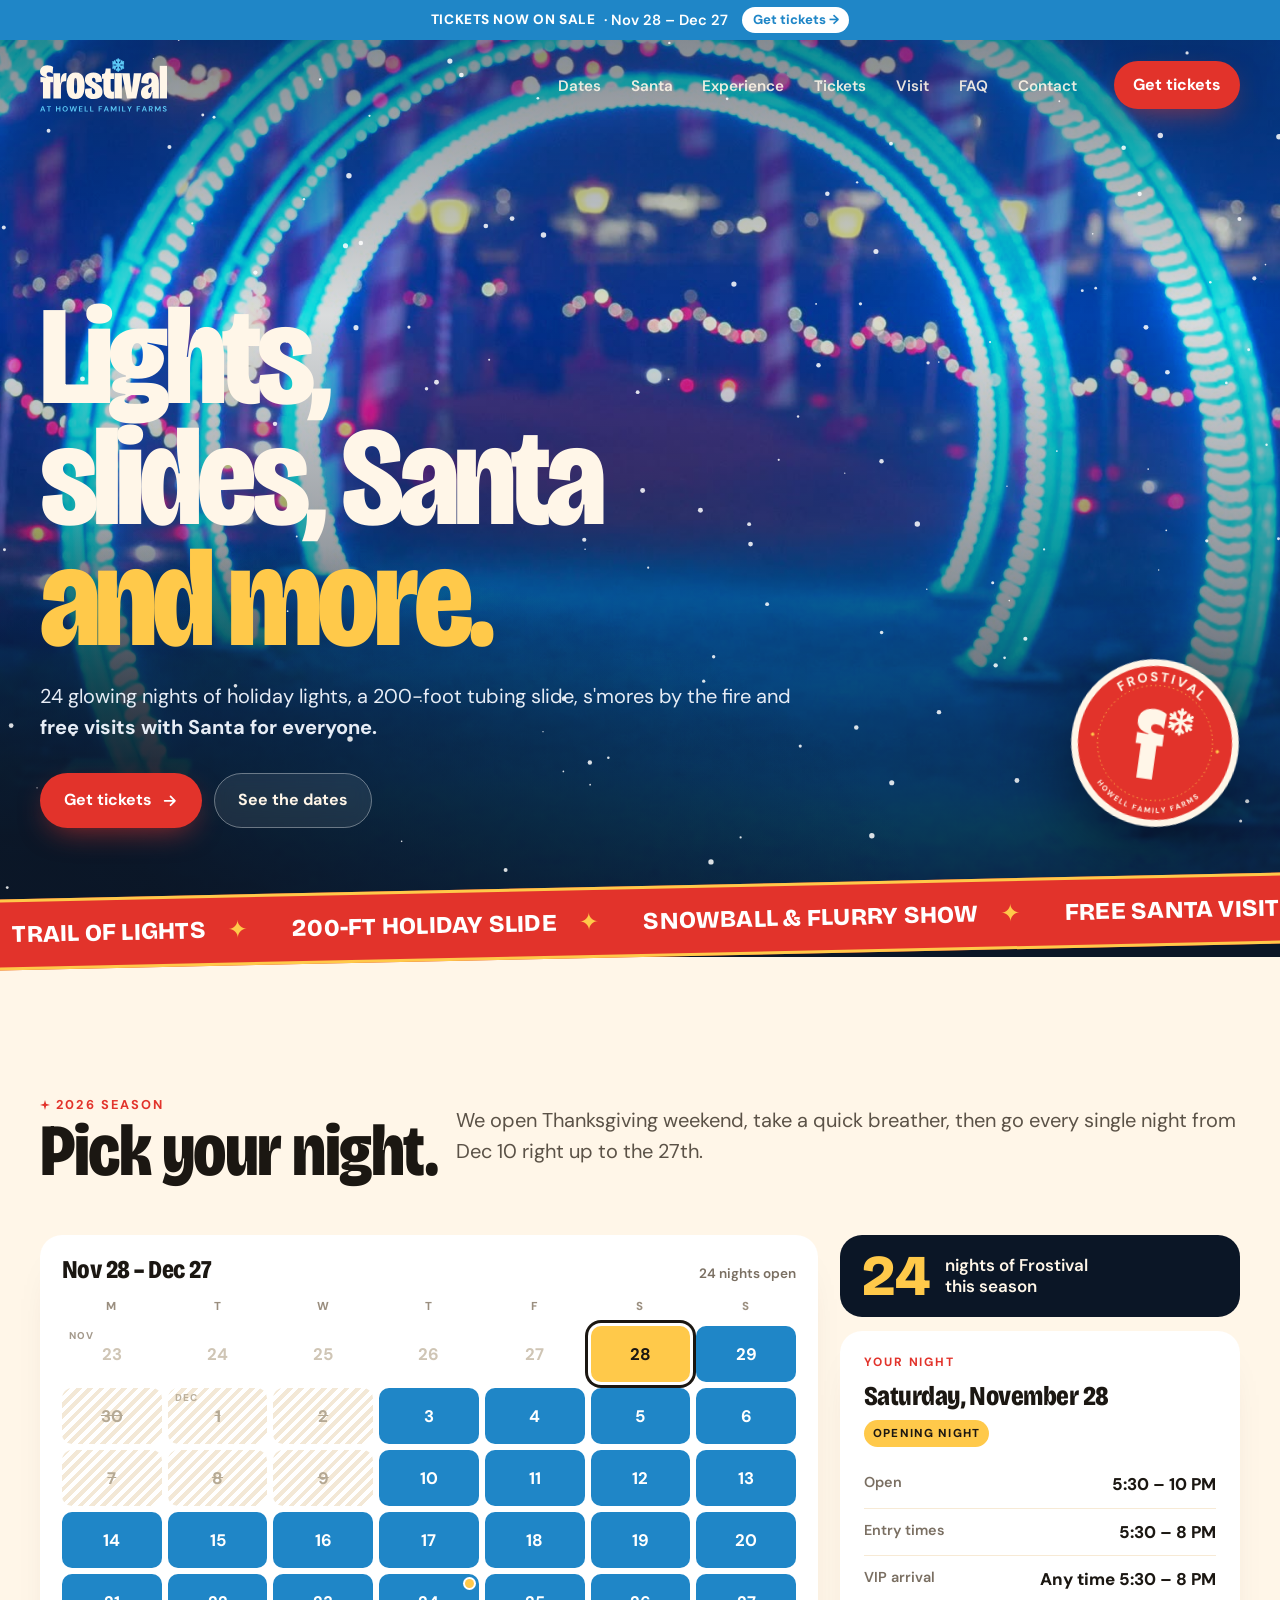
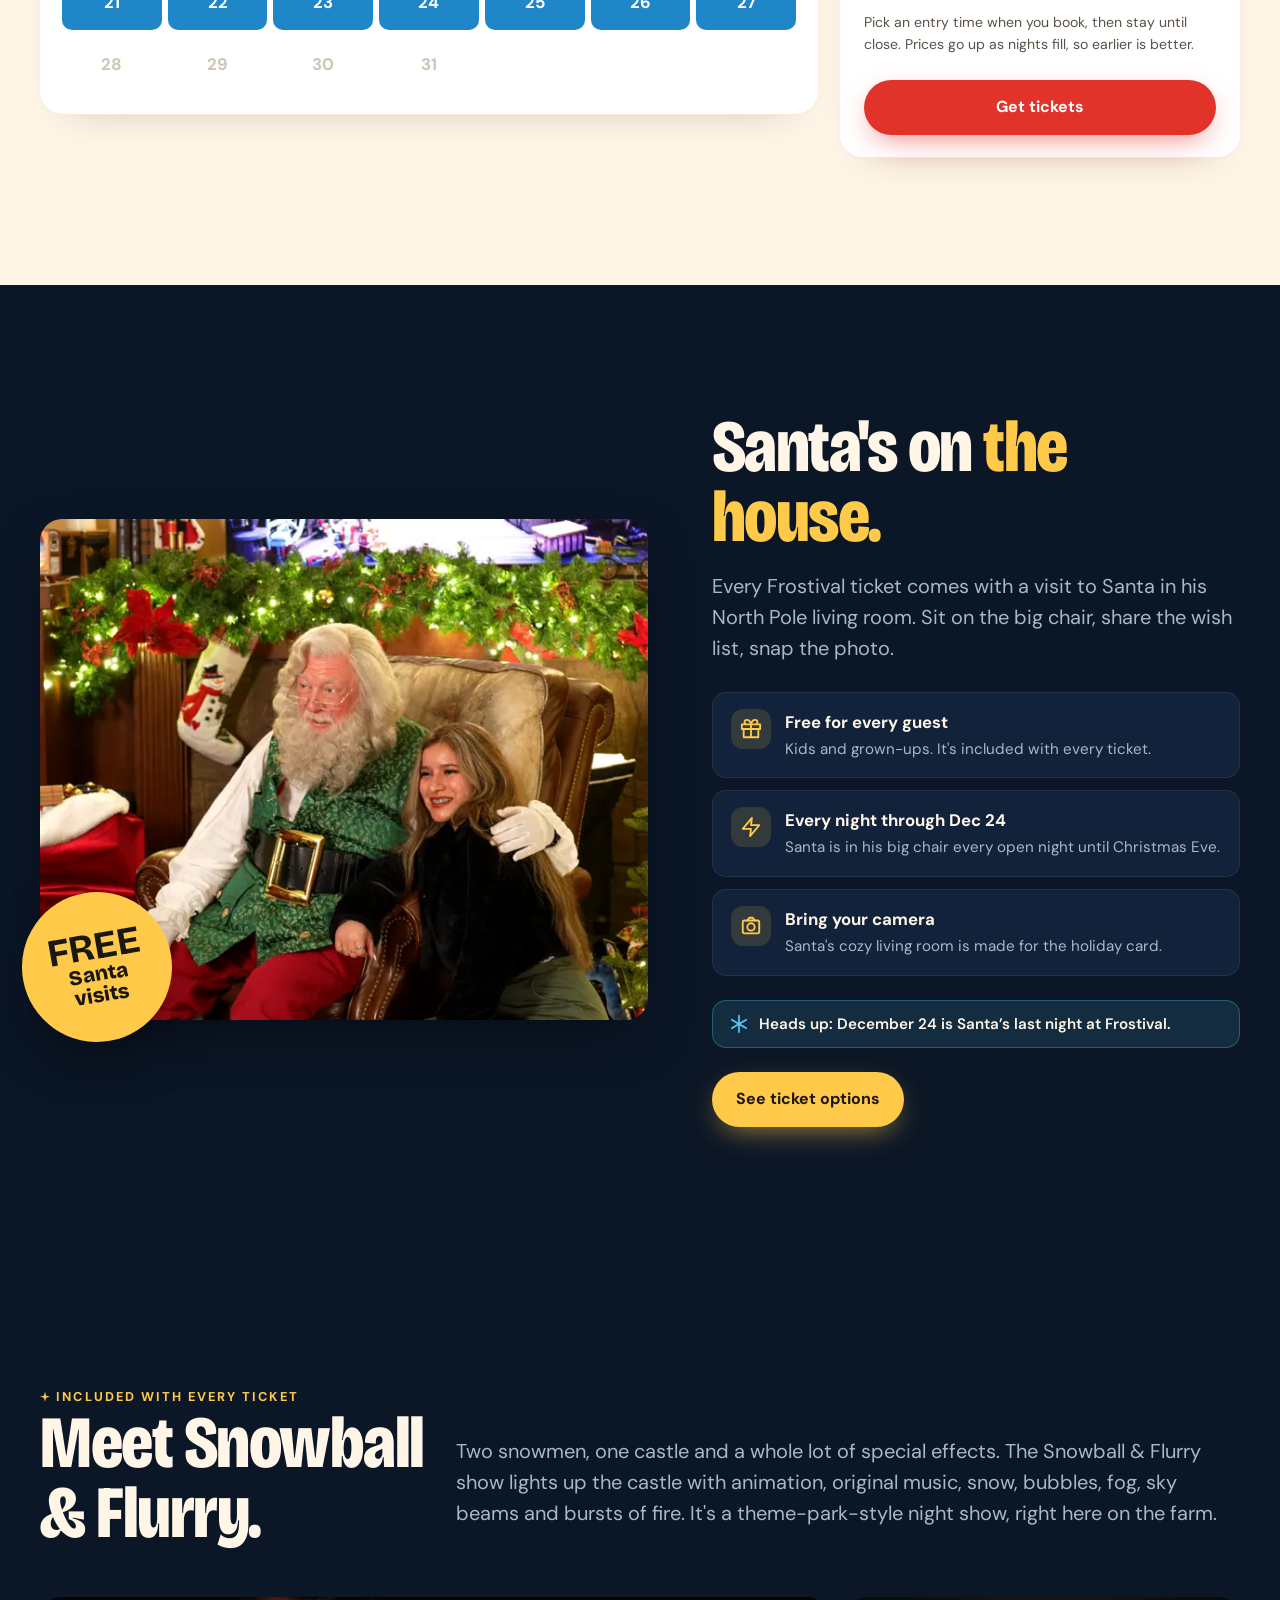
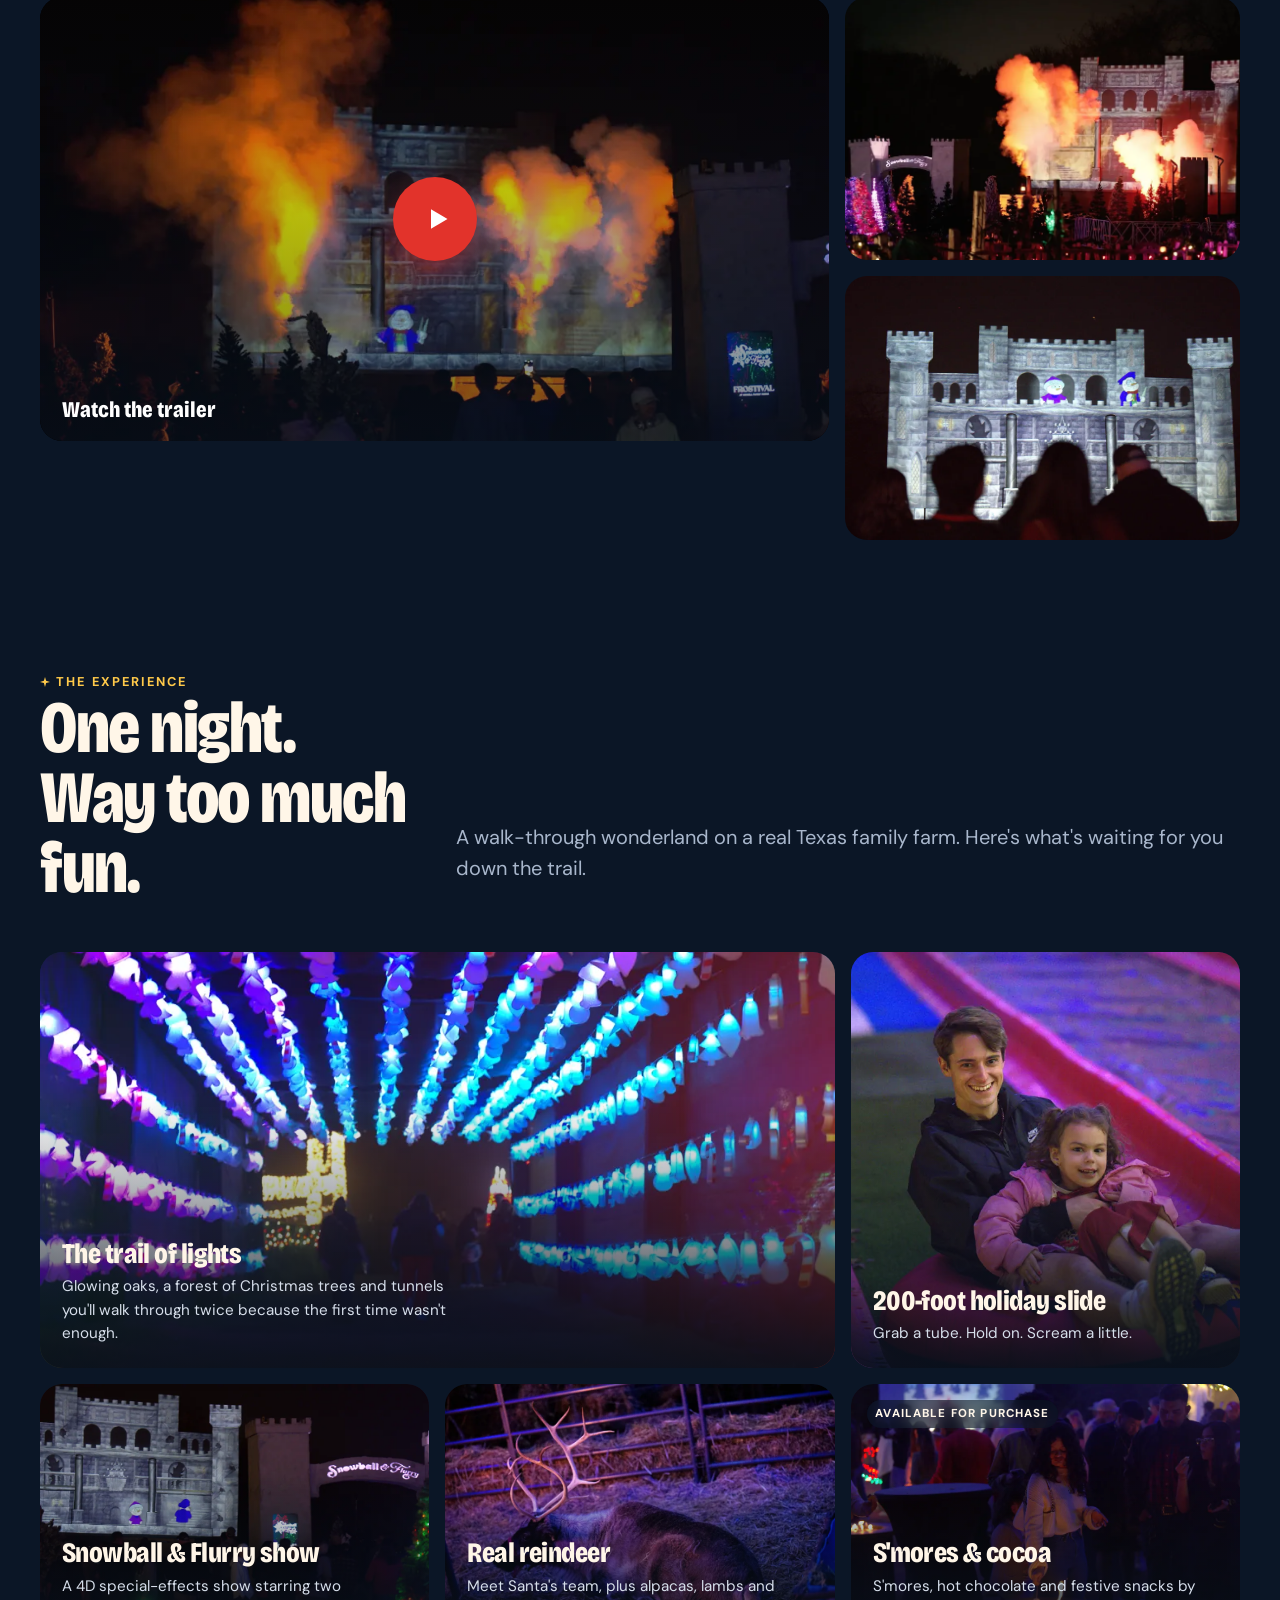
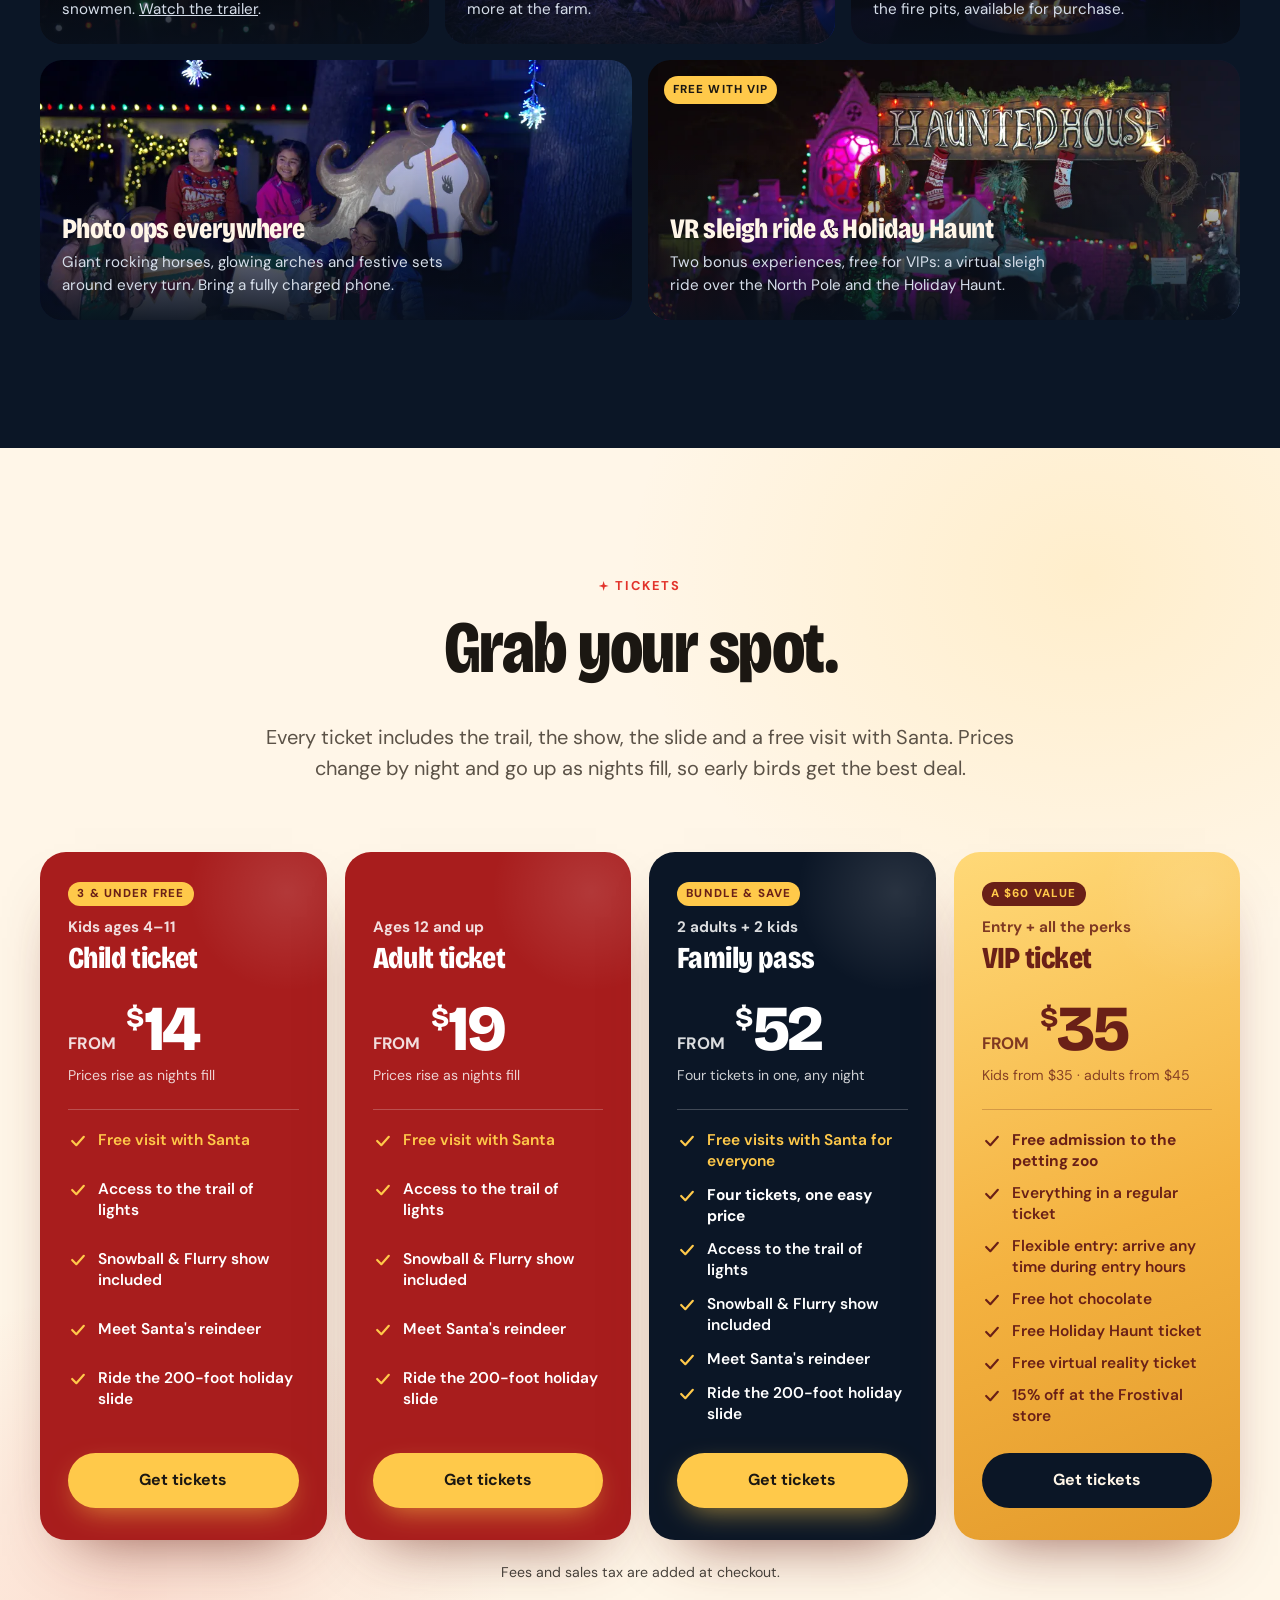
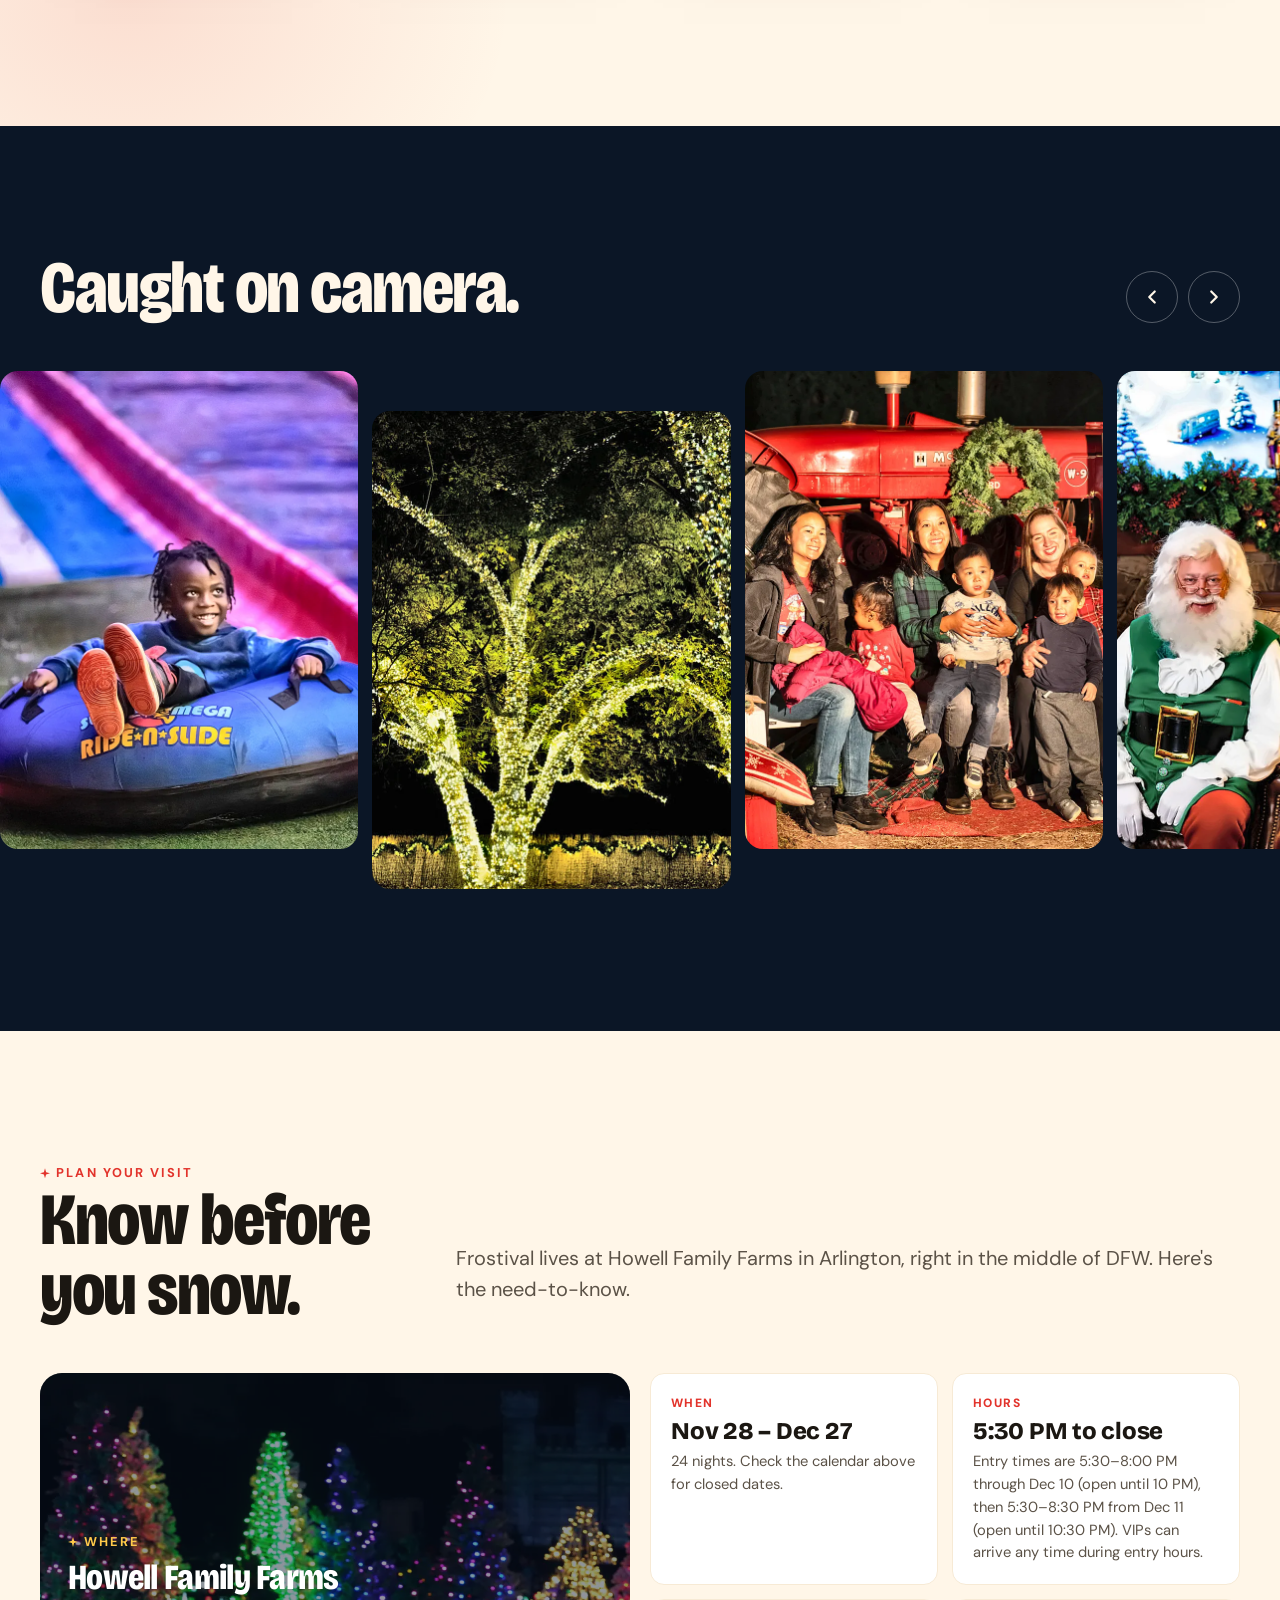
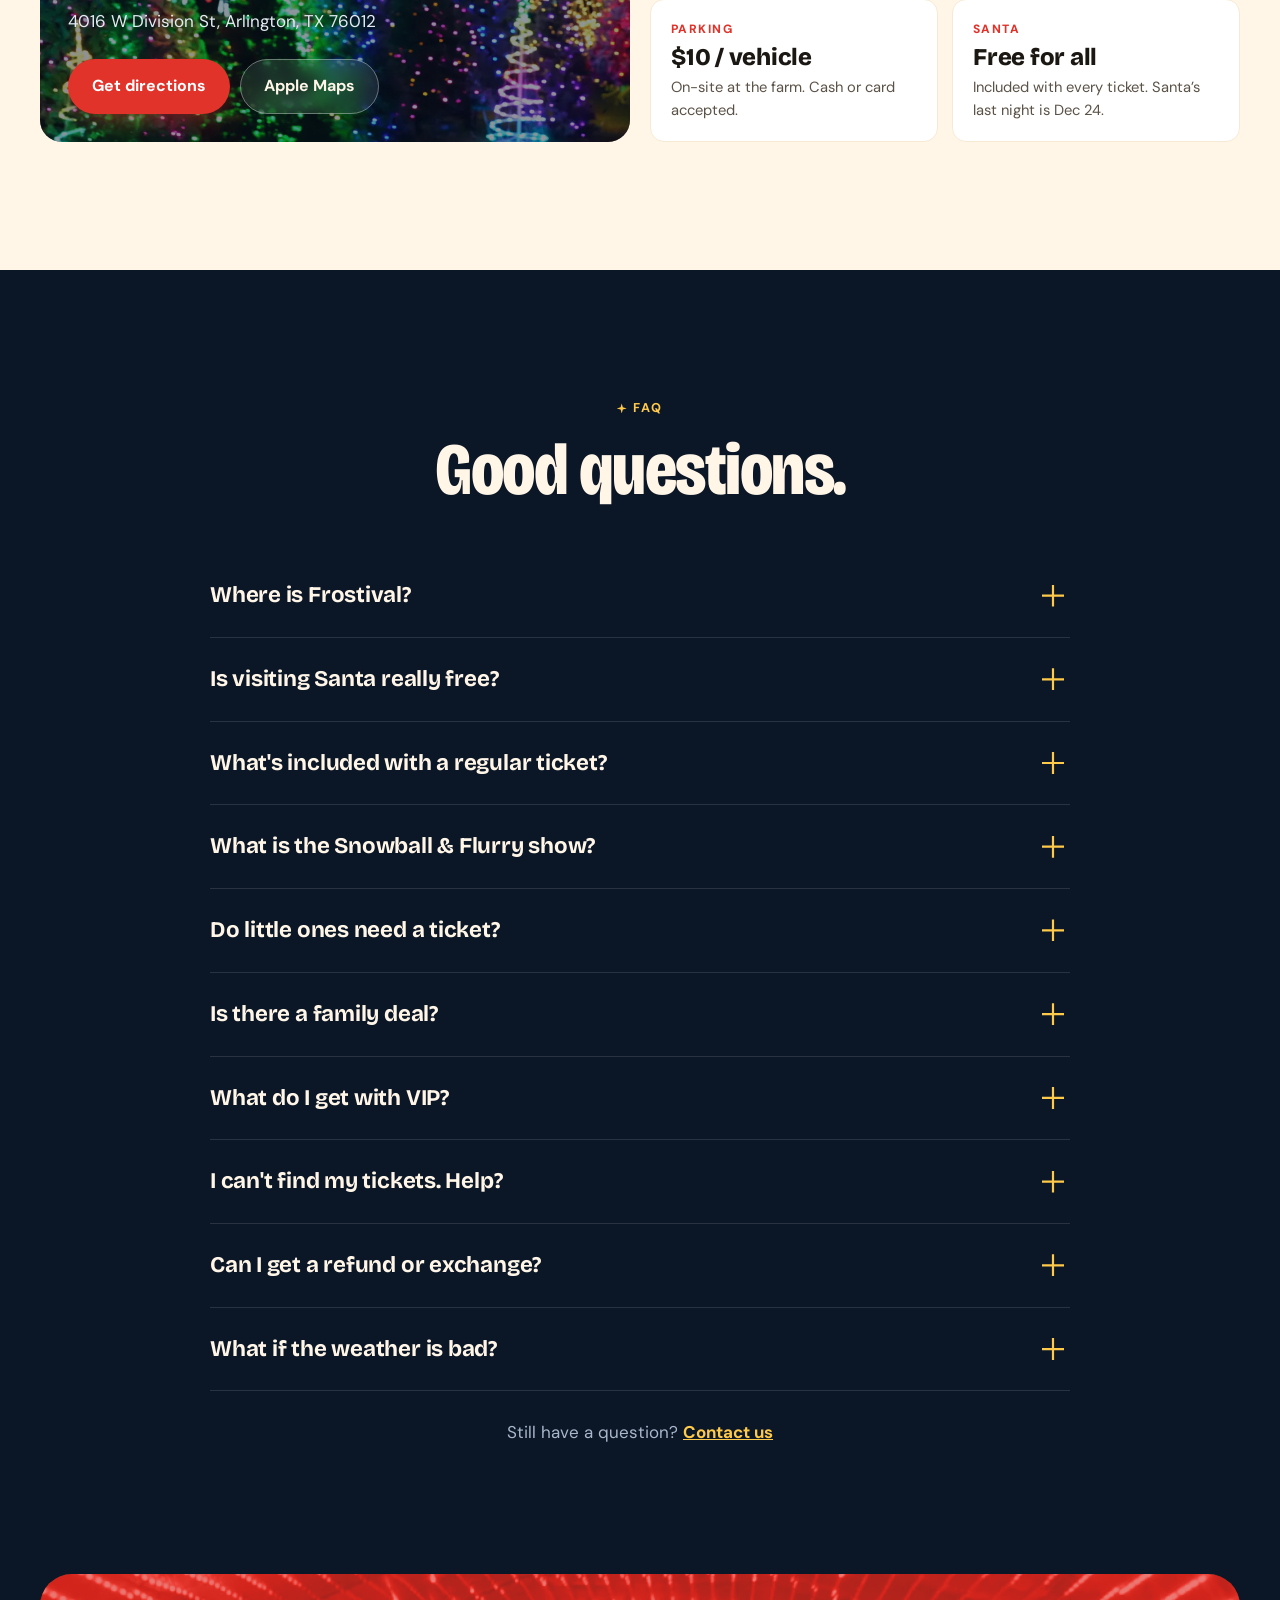
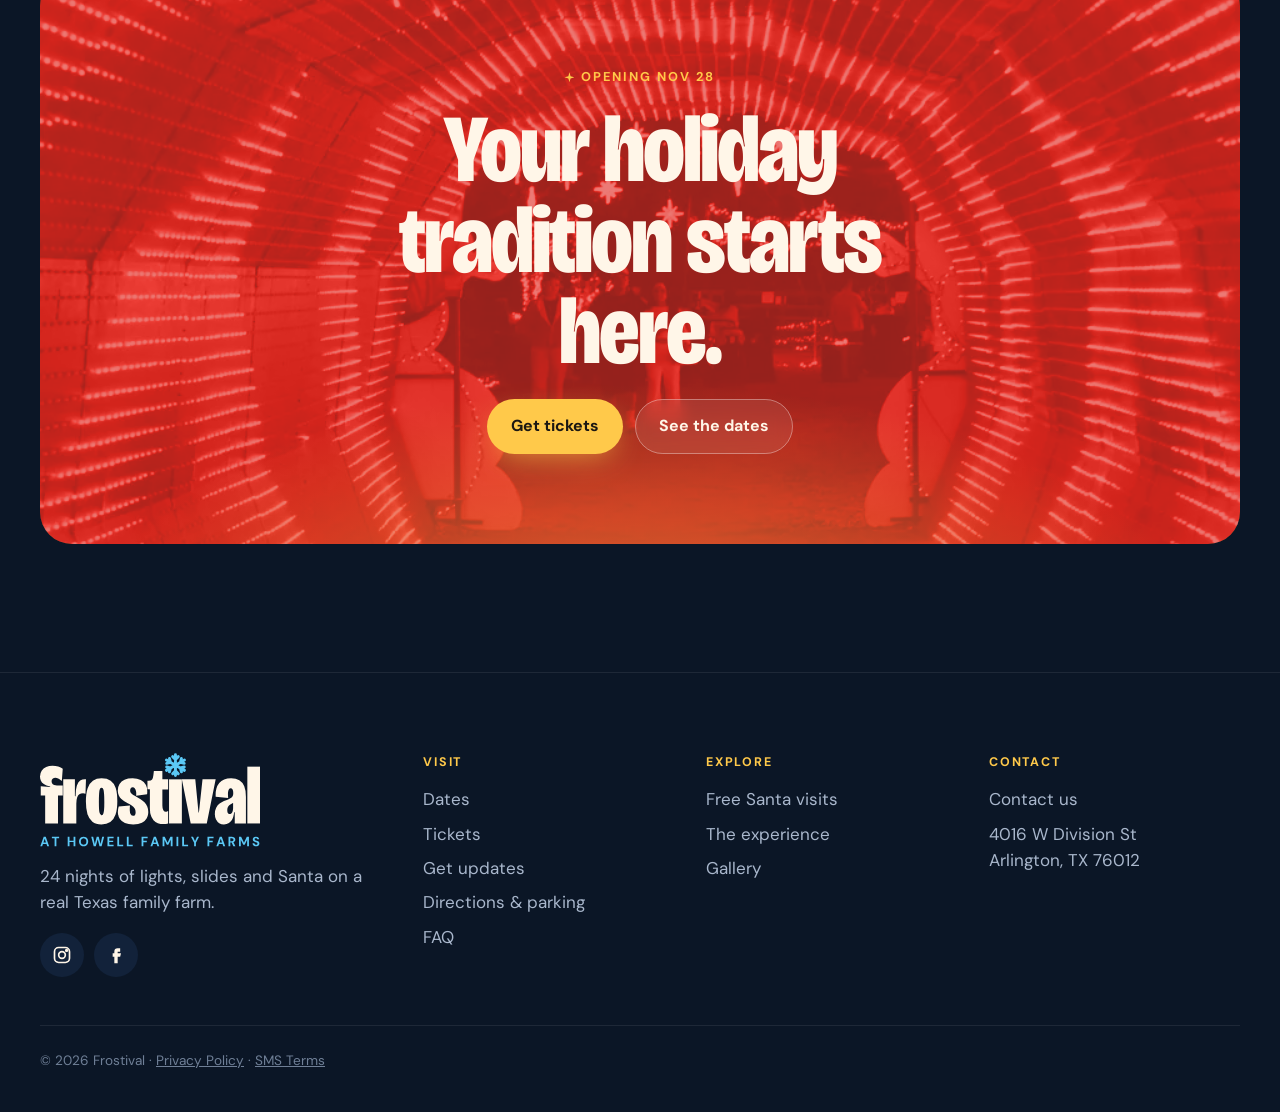
<file: index.html>
<!doctype html>
<html lang="en">
<head>
<meta charset="utf-8">
<!-- Google Tag Manager -->
<script>(function(w,d,s,l,i){w[l]=w[l]||[];w[l].push({'gtm.start':
new Date().getTime(),event:'gtm.js'});var f=d.getElementsByTagName(s)[0],
j=d.createElement(s),dl=l!='dataLayer'?'&l='+l:'';j.async=true;j.src=
'https://www.googletagmanager.com/gtm.js?id='+i+dl;f.parentNode.insertBefore(j,f);
})(window,document,'script','dataLayer','GTM-TSJ5MGGJ');</script>
<!-- End Google Tag Manager -->

<meta name="viewport" content="width=device-width, initial-scale=1, viewport-fit=cover">
<title>Frostival 2026 | Holiday Lights, Slides & Free Santa Visits in Arlington, TX</title>
<meta name="description" content="Frostival is back at Howell Family Farms in Arlington, TX. 24 nights of holiday lights, a 200-foot tubing slide, the Snowball & Flurry show and free visits with Santa. Nov 28 to Dec 27, 2026.">
<meta name="theme-color" content="#0B1626">
<link rel="icon" href="assets/logo/favicon.svg" type="image/svg+xml">
<meta property="og:title" content="Frostival 2026 | Arlington, TX">
<meta property="og:description" content="Lights, slides, Santa and more. 24 glowing nights at Howell Family Farms, Nov 28 to Dec 27.">
<meta property="og:image" content="https://frostivaltexas.com/assets/img/share-2026.jpg">
<meta property="og:image:width" content="1200">
<meta property="og:image:height" content="630">
<meta property="og:image:alt" content="Frostival: Lights. Slides. Santa. 24 glowing nights, Nov 28 to Dec 27 at Howell Family Farms. Free Santa visit with every ticket.">
<meta name="twitter:card" content="summary_large_image">
<meta name="twitter:image" content="https://frostivaltexas.com/assets/img/share-2026.jpg">
<meta property="og:url" content="https://frostivaltexas.com/">
<link rel="canonical" href="https://frostivaltexas.com/">
<meta property="og:type" content="website">
<link rel="preconnect" href="https://fonts.googleapis.com">
<link rel="preconnect" href="https://fonts.gstatic.com" crossorigin>
<link href="https://fonts.googleapis.com/css2?family=Bricolage+Grotesque:opsz,wdth,wght@12..96,75..100,500..800&family=DM+Sans:opsz,wght@9..40,400..800&display=swap" rel="stylesheet">
<link rel="stylesheet" href="assets/css/site.css?v=21">
<link rel="preload" as="image" href="assets/video/hero-poster.jpg?v=3">
<script type="application/ld+json">
{"@context":"https://schema.org","@type":"Event","name":"Frostival 2026","startDate":"2026-11-28","endDate":"2026-12-27","eventStatus":"https://schema.org/EventScheduled","eventAttendanceMode":"https://schema.org/OfflineEventAttendanceMode",
"location":{"@type":"Place","name":"Howell Family Farms","address":{"@type":"PostalAddress","streetAddress":"4016 W Division St","addressLocality":"Arlington","addressRegion":"TX","postalCode":"76012","addressCountry":"US"}},
"image":["https://frostivaltexas.com/assets/img/v-tunnel.jpg"],"description":"Holiday lights, a 200-foot tubing slide, the Snowball & Flurry show and free visits with Santa.",
"organizer":{"@type":"Organization","name":"Frostival","url":"https://frostivaltexas.com/"},
"offers":{"@type":"AggregateOffer","lowPrice":"14","priceCurrency":"USD","availability":"https://schema.org/PreOrder","validFrom":"2026-11-05T18:00:00-06:00","url":"https://frostivaltexas.com/#tickets"}}
</script>
</head>
<body class="has-bar">
<!-- Google Tag Manager (noscript) -->
<noscript><iframe src="https://www.googletagmanager.com/ns.html?id=GTM-TSJ5MGGJ"
height="0" width="0" style="display:none;visibility:hidden"></iframe></noscript>
<!-- End Google Tag Manager (noscript) -->

<a class="sale-bar" href="https://tix.frostivaltexas.com/"><strong>Tickets now on sale</strong><span class="sb-dates"> &middot; Nov 28 &ndash; Dec 27</span><span class="sb-go">Get tickets <span aria-hidden="true">&rarr;</span></span></a>

<header class="nav" id="nav">
  <div class="wrap">
    <a class="logo" href="#top" aria-label="Frostival home"><img src="assets/brand/logo/frostival-lockup-cream.svg" alt="Frostival at Howell Family Farms" width="132" height="56"></a>
    <ul id="menu">
      <li><a href="#dates">Dates</a></li>
      <li><a href="#santa">Santa</a></li>
      <li><a href="#experience">Experience</a></li>
      <li><a href="#tickets">Tickets</a></li>
      <li><a href="#visit">Visit</a></li>
      <li><a href="#faq">FAQ</a></li>
      <li><a href="contact/">Contact</a></li>
    </ul>
    <a class="btn nav-cta" href="https://tix.frostivaltexas.com/">Get tickets</a>
    <button class="menu-btn" aria-label="Open menu" aria-expanded="false" aria-controls="menu">
      <svg viewBox="0 0 24 24" fill="none" stroke="currentColor" stroke-width="2.2" stroke-linecap="round"><path d="M4 7h16M4 12h16M4 17h10"/></svg>
    </button>
  </div>
</header>

<main id="top">
  <!-- HERO -->
  <section class="hero">
    <img class="poster" src="assets/video/hero-poster.jpg?v=3" alt="" aria-hidden="true">
    <video id="heroVideo" autoplay muted loop playsinline preload="metadata" poster="assets/video/hero-poster.jpg?v=3" aria-hidden="true">
      <source src="assets/video/hero-540.mp4?v=3" type="video/mp4" media="(max-width: 700px)">
      <source src="assets/video/hero-1080.mp4?v=3" type="video/mp4">
    </video>
    <canvas id="snow" aria-hidden="true"></canvas>
    <img class="hero-badge" src="assets/brand/logo/frostival-seal-red.svg" alt="">
    <div class="wrap">
      <h1>Lights, slides, Santa <em>and more.</em></h1>
      <p class="lede">24 glowing nights of holiday lights, a 200-foot tubing slide, s'mores by the fire and <strong>free visits with Santa for everyone.</strong></p>
      <div class="ctas">
        <a class="btn" href="https://tix.frostivaltexas.com/">Get tickets
          <svg viewBox="0 0 24 24" fill="none" stroke="currentColor" stroke-width="2.4" stroke-linecap="round" stroke-linejoin="round"><path d="M5 12h14M13 6l6 6-6 6"/></svg></a>
        <a class="btn ghost" href="#dates">See the dates</a>
      </div>
    </div>
  </section>

  <div class="ticker" aria-hidden="true">
    <div class="ticker-track">
      <span>Trail of lights</span><span>200-ft holiday slide</span><span>Snowball &amp; Flurry show</span><span>Free Santa visits</span><span>Real reindeer</span><span>S'mores &amp; cocoa</span><span>Tunnels of light</span><span>VR sleigh ride</span>
      <span>Trail of lights</span><span>200-ft holiday slide</span><span>Snowball &amp; Flurry show</span><span>Free Santa visits</span><span>Real reindeer</span><span>S'mores &amp; cocoa</span><span>Tunnels of light</span><span>VR sleigh ride</span>
    </div>
  </div>

  <!-- DATES -->
  <section class="sec light" id="dates">
    <div class="wrap">
      <div class="sec-head split reveal">
        <div>
          <span class="eyebrow">2026 season</span>
          <h2>Pick your night.</h2>
        </div>
        <p class="lede">We open Thanksgiving weekend, take a quick breather, then go every single night from Dec 10 right up to the 27th.</p>
      </div>
      <div class="dates-grid">
        <div class="month season reveal" id="cal-season"></div>
        <aside class="dates-side reveal" aria-label="Night details">
          <div class="big-count"><b>24</b><span>nights of Frostival this season</span></div>
          <div class="night-card" id="nightCard" aria-live="polite"></div>
        </aside>
        <div class="legend reveal">
          <span><i style="background:var(--gold)"></i>Opening night</span>
          <span><i style="background:var(--frost-deep)"></i>Open</span>
          <span><i class="santa-dot"></i>Santa’s last night</span>
          <span><i class="hatch"></i>Closed</span>
          <span class="legend-tip">Tap a night to see hours</span>
        </div>
      </div>
    </div>
  </section>

  <!-- SANTA -->
  <section class="sec" id="santa">
    <div class="wrap santa">
      <div class="santa-media reveal">
        <img src="assets/img/v-santa.webp" srcset="assets/img/v-santa-sm.webp 960w, assets/img/v-santa.webp 2000w" sizes="(max-width:900px) 100vw, 55vw" alt="Santa in his armchair at Frostival, posing with a guest beside a decorated Christmas tree" loading="lazy">
        <div class="stamp"><span><b>FREE</b>Santa visits</span></div>
      </div>
      <div class="reveal">
        <h2>Santa's on <em>the house.</em></h2>
        <p class="lede" style="margin-top:18px">Every Frostival ticket comes with a visit to Santa in his North Pole living room. Sit on the big chair, share the wish list, snap the photo.</p>
        <ul class="perks">
          <li><span class="ic"><svg viewBox="0 0 24 24" fill="none" stroke="currentColor" stroke-width="2" stroke-linecap="round" stroke-linejoin="round"><path d="M20 12v9H4v-9M2 7h20v5H2zM12 21V7M12 7H7.5a2.5 2.5 0 1 1 0-5C11 2 12 7 12 7zM12 7h4.5a2.5 2.5 0 1 0 0-5C13 2 12 7 12 7z"/></svg></span><div><b>Free for every guest</b><span>Kids and grown-ups. It's included with every ticket.</span></div></li>
          <li><span class="ic"><svg viewBox="0 0 24 24" fill="none" stroke="currentColor" stroke-width="2" stroke-linecap="round" stroke-linejoin="round"><path d="M13 2 3 14h9l-1 8 10-12h-9l1-8z"/></svg></span><div><b>Every night through Dec 24</b><span>Santa is in his big chair every open night until Christmas Eve.</span></div></li>
          <li><span class="ic"><svg viewBox="0 0 24 24" fill="none" stroke="currentColor" stroke-width="2" stroke-linecap="round" stroke-linejoin="round"><rect x="3" y="6" width="18" height="14" rx="2"/><circle cx="12" cy="13" r="4"/><path d="M8 6l2-3h4l2 3"/></svg></span><div><b>Bring your camera</b><span>Santa's cozy living room is made for the holiday card.</span></div></li>
        </ul>
        <p class="santa-note"><svg viewBox="0 0 24 24" fill="none" stroke="currentColor" stroke-width="2" stroke-linecap="round" aria-hidden="true"><path d="M12 2v20M3.3 7l17.4 10M3.3 17l17.4-10"/></svg>Heads up: December 24 is Santa’s last night at Frostival.</p>
        <a class="btn gold" href="#tickets">See ticket options</a>
      </div>
    </div>
  </section>

  <!-- SHOW -->
  <section class="sec show" id="show">
    <div class="wrap">
      <div class="sec-head split reveal">
        <div>
          <span class="eyebrow">Included with every ticket</span>
          <h2>Meet Snowball<br>&amp; Flurry.</h2>
        </div>
        <p class="lede">Two snowmen, one castle and a whole lot of special effects. The Snowball &amp; Flurry show lights up the castle with animation, original music, snow, bubbles, fog, sky beams and bursts of fire. It's a theme-park-style night show, right here on the farm.</p>
      </div>
      <div class="show-grid">
        <div class="show-video reveal" id="showVideo">
          <button type="button" class="show-play" data-yt="0pDQ6MrACIg" aria-label="Play the Snowball &amp; Flurry trailer">
            <img src="assets/img/show-fire.webp" srcset="assets/img/show-fire-sm.webp 960w, assets/img/show-fire.webp 2000w" sizes="(max-width:900px) 100vw, 66vw" alt="Flames bursting in front of the castle during the Snowball &amp; Flurry show at Frostival" loading="lazy">
            <span class="show-play-btn" aria-hidden="true"><svg viewBox="0 0 24 24" fill="currentColor"><path d="M8 5.5v13l11-6.5z"/></svg></span>
            <span class="show-play-label">Watch the trailer</span>
          </button>
        </div>
        <div class="show-side">
          <figure class="show-ph reveal"><img src="assets/img/show-castle-fire-sm.webp?v=2" alt="Fire bursts beside the castle next to the Snowball &amp; Flurry archway" loading="lazy"></figure>
          <figure class="show-ph reveal"><img src="assets/img/show-close-sm.webp?v=2" alt="Guests watching Snowball and Flurry appear in the castle windows" loading="lazy"></figure>
        </div>
      </div>
    </div>
  </section>

  <!-- EXPERIENCE -->
  <section class="sec" id="experience" style="padding-top:0">
    <div class="wrap">
      <div class="sec-head split reveal">
        <div>
          <span class="eyebrow">The experience</span>
          <h2>One night.<br>Way too much fun.</h2>
        </div>
        <p class="lede">A walk-through wonderland on a real Texas family farm. Here's what's waiting for you down the trail.</p>
      </div>
      <div class="bento">
        <article class="tile t-a reveal">
          <img src="assets/img/p-trail.webp" srcset="assets/img/p-trail-sm.webp 960w, assets/img/p-trail.webp 2000w" sizes="(max-width:1000px) 100vw, 66vw" alt="Guests walking through a tunnel of glowing purple and blue lights" loading="lazy">
          <div class="txt"><h3>The trail of lights</h3><p>Glowing oaks, a forest of Christmas trees and tunnels you'll walk through twice because the first time wasn't enough.</p></div>
        </article>
        <article class="tile t-b reveal">
          <img src="assets/img/p-slide.webp" srcset="assets/img/p-slide-sm.webp 960w, assets/img/p-slide.webp 2000w" sizes="(max-width:1000px) 50vw, 33vw" alt="A dad and his daughter laughing on a tube on the 200-foot holiday slide" loading="lazy">
          <div class="txt"><h3>200-foot holiday slide</h3><p>Grab a tube. Hold on. Scream a little.</p></div>
        </article>
        <article class="tile t-c reveal">
          <img src="assets/img/show-characters.webp" srcset="assets/img/show-characters-sm.webp 960w, assets/img/show-characters.webp 2000w" sizes="(max-width:1000px) 50vw, 33vw" alt="Snowball and Flurry, two snowman characters, projected on the castle during the show" loading="lazy">
          <div class="txt"><h3>Snowball &amp; Flurry show</h3><p>A 4D special-effects show starring two snowmen. <a href="#show" style="color:inherit">Watch the trailer</a>.</p></div>
        </article>
        <article class="tile t-c reveal">
          <img src="assets/img/reindeer.webp" srcset="assets/img/reindeer-sm.webp 960w, assets/img/reindeer.webp 2000w" sizes="(max-width:1000px) 50vw, 33vw" alt="A reindeer resting in the hay at Howell Family Farms" loading="lazy">
          <div class="txt"><h3>Real reindeer</h3><p>Meet Santa's team, plus alpacas, lambs and more at the farm.</p></div>
        </article>
        <article class="tile t-c reveal">
          <img src="assets/img/p-smores.webp" srcset="assets/img/p-smores-sm.webp 960w, assets/img/p-smores.webp 2000w" sizes="(max-width:1000px) 50vw, 33vw" alt="A guest toasting a marshmallow over a fire pit" loading="lazy">
          <span class="tag">Available for purchase</span>
          <div class="txt"><h3>S'mores &amp; cocoa</h3><p>S'mores, hot chocolate and festive snacks by the fire pits, available for purchase.</p></div>
        </article>
        <article class="tile t-d reveal">
          <img src="assets/img/p-characters.webp" srcset="assets/img/p-characters-sm.webp 960w, assets/img/p-characters.webp 2000w" sizes="(max-width:1000px) 50vw, 50vw" alt="Kids posing on a giant rocking horse under the lights" loading="lazy">
          <div class="txt"><h3>Photo ops everywhere</h3><p>Giant rocking horses, glowing arches and festive sets around every turn. Bring a fully charged phone.</p></div>
        </article>
        <article class="tile t-d reveal">
          <img src="assets/img/p-haunt.webp" srcset="assets/img/p-haunt-sm.webp 960w, assets/img/p-haunt.webp 2000w" sizes="(max-width:1000px) 50vw, 50vw" alt="Guests lined up outside the glowing pink Haunted House" loading="lazy">
          <span class="tag vip">Free with VIP</span>
          <div class="txt"><h3>VR sleigh ride &amp; Holiday Haunt</h3><p>Two bonus experiences, free for VIPs: a virtual sleigh ride over the North Pole and the Holiday Haunt.</p></div>
        </article>
      </div>
    </div>
  </section>

  <!-- TICKETS -->
  <section class="sec tickets light" id="tickets">
    <div class="wrap">
      <div class="sec-head reveal" style="text-align:center;justify-items:center">
        <span class="eyebrow">Tickets</span>
        <h2>Grab your spot.</h2>
        <p class="lede">Every ticket includes the trail, the show, the slide and a free visit with Santa. Prices change by night and go up as nights fill, so early birds get the best deal.</p>
      </div>
      <div class="price-grid">
        <article class="price reveal">
          <span class="ribbon">3 &amp; under free</span>
          <span class="who">Kids ages 4–11</span>
          <h3>Child ticket</h3>
          <div class="amt"><small class="from">from</small><sup>$</sup>14</div>
          <div class="note">Prices rise as nights fill</div>
          <ul>
            <li class="hl"><svg viewBox="0 0 24 24" fill="none" stroke="currentColor" stroke-width="2.6" stroke-linecap="round" stroke-linejoin="round"><path d="m5 12 5 5 9-10"/></svg>Free visit with Santa</li>
            <li><svg viewBox="0 0 24 24" fill="none" stroke="currentColor" stroke-width="2.6" stroke-linecap="round" stroke-linejoin="round"><path d="m5 12 5 5 9-10"/></svg>Access to the trail of lights</li>
            <li><svg viewBox="0 0 24 24" fill="none" stroke="currentColor" stroke-width="2.6" stroke-linecap="round" stroke-linejoin="round"><path d="m5 12 5 5 9-10"/></svg>Snowball &amp; Flurry show included</li>
            <li><svg viewBox="0 0 24 24" fill="none" stroke="currentColor" stroke-width="2.6" stroke-linecap="round" stroke-linejoin="round"><path d="m5 12 5 5 9-10"/></svg>Meet Santa's reindeer</li>
            <li><svg viewBox="0 0 24 24" fill="none" stroke="currentColor" stroke-width="2.6" stroke-linecap="round" stroke-linejoin="round"><path d="m5 12 5 5 9-10"/></svg>Ride the 200-foot holiday slide</li>
          </ul>
          <a class="btn gold" href="https://tix.frostivaltexas.com/">Get tickets</a>
        </article>
        <article class="price reveal">
          <span class="who">Ages 12 and up</span>
          <h3>Adult ticket</h3>
          <div class="amt"><small class="from">from</small><sup>$</sup>19</div>
          <div class="note">Prices rise as nights fill</div>
          <ul>
            <li class="hl"><svg viewBox="0 0 24 24" fill="none" stroke="currentColor" stroke-width="2.6" stroke-linecap="round" stroke-linejoin="round"><path d="m5 12 5 5 9-10"/></svg>Free visit with Santa</li>
            <li><svg viewBox="0 0 24 24" fill="none" stroke="currentColor" stroke-width="2.6" stroke-linecap="round" stroke-linejoin="round"><path d="m5 12 5 5 9-10"/></svg>Access to the trail of lights</li>
            <li><svg viewBox="0 0 24 24" fill="none" stroke="currentColor" stroke-width="2.6" stroke-linecap="round" stroke-linejoin="round"><path d="m5 12 5 5 9-10"/></svg>Snowball &amp; Flurry show included</li>
            <li><svg viewBox="0 0 24 24" fill="none" stroke="currentColor" stroke-width="2.6" stroke-linecap="round" stroke-linejoin="round"><path d="m5 12 5 5 9-10"/></svg>Meet Santa's reindeer</li>
            <li><svg viewBox="0 0 24 24" fill="none" stroke="currentColor" stroke-width="2.6" stroke-linecap="round" stroke-linejoin="round"><path d="m5 12 5 5 9-10"/></svg>Ride the 200-foot holiday slide</li>
          </ul>
          <a class="btn gold" href="https://tix.frostivaltexas.com/">Get tickets</a>
        </article>
        <article class="price family reveal">
          <span class="ribbon">Bundle &amp; save</span>
          <span class="who">2 adults + 2 kids</span>
          <h3>Family pass</h3>
          <div class="amt"><small class="from">from</small><sup>$</sup>52</div>
          <div class="note">Four tickets in one, any night</div>
          <ul>
            <li class="hl"><svg viewBox="0 0 24 24" fill="none" stroke="currentColor" stroke-width="2.6" stroke-linecap="round" stroke-linejoin="round"><path d="m5 12 5 5 9-10"/></svg>Free visits with Santa for everyone</li>
            <li><svg viewBox="0 0 24 24" fill="none" stroke="currentColor" stroke-width="2.6" stroke-linecap="round" stroke-linejoin="round"><path d="m5 12 5 5 9-10"/></svg><b>Four tickets, one easy price</b></li>
            <li><svg viewBox="0 0 24 24" fill="none" stroke="currentColor" stroke-width="2.6" stroke-linecap="round" stroke-linejoin="round"><path d="m5 12 5 5 9-10"/></svg>Access to the trail of lights</li>
            <li><svg viewBox="0 0 24 24" fill="none" stroke="currentColor" stroke-width="2.6" stroke-linecap="round" stroke-linejoin="round"><path d="m5 12 5 5 9-10"/></svg>Snowball &amp; Flurry show included</li>
            <li><svg viewBox="0 0 24 24" fill="none" stroke="currentColor" stroke-width="2.6" stroke-linecap="round" stroke-linejoin="round"><path d="m5 12 5 5 9-10"/></svg>Meet Santa's reindeer</li>
            <li><svg viewBox="0 0 24 24" fill="none" stroke="currentColor" stroke-width="2.6" stroke-linecap="round" stroke-linejoin="round"><path d="m5 12 5 5 9-10"/></svg>Ride the 200-foot holiday slide</li>
          </ul>
          <a class="btn gold" href="https://tix.frostivaltexas.com/">Get tickets</a>
        </article>
        <article class="price vip reveal">
          <span class="ribbon">A $60 value</span>
          <span class="who">Entry + all the perks</span>
          <h3>VIP ticket</h3>
          <div class="amt"><small class="from">from</small><sup>$</sup>35</div>
          <div class="note">Kids from $35 · adults from $45</div>
          <ul>
            <li class="hl"><svg viewBox="0 0 24 24" fill="none" stroke="currentColor" stroke-width="2.6" stroke-linecap="round" stroke-linejoin="round"><path d="m5 12 5 5 9-10"/></svg><b>Free admission to the petting zoo</b></li>
            <li><svg viewBox="0 0 24 24" fill="none" stroke="currentColor" stroke-width="2.6" stroke-linecap="round" stroke-linejoin="round"><path d="m5 12 5 5 9-10"/></svg>Everything in a regular ticket</li>
            <li><svg viewBox="0 0 24 24" fill="none" stroke="currentColor" stroke-width="2.6" stroke-linecap="round" stroke-linejoin="round"><path d="m5 12 5 5 9-10"/></svg>Flexible entry: arrive any time during entry hours</li>
            <li><svg viewBox="0 0 24 24" fill="none" stroke="currentColor" stroke-width="2.6" stroke-linecap="round" stroke-linejoin="round"><path d="m5 12 5 5 9-10"/></svg>Free hot chocolate</li>
            <li><svg viewBox="0 0 24 24" fill="none" stroke="currentColor" stroke-width="2.6" stroke-linecap="round" stroke-linejoin="round"><path d="m5 12 5 5 9-10"/></svg>Free Holiday Haunt ticket</li>
            <li><svg viewBox="0 0 24 24" fill="none" stroke="currentColor" stroke-width="2.6" stroke-linecap="round" stroke-linejoin="round"><path d="m5 12 5 5 9-10"/></svg>Free virtual reality ticket</li>
            <li><svg viewBox="0 0 24 24" fill="none" stroke="currentColor" stroke-width="2.6" stroke-linecap="round" stroke-linejoin="round"><path d="m5 12 5 5 9-10"/></svg>15% off at the Frostival store</li>
          </ul>
          <a class="btn dark" href="https://tix.frostivaltexas.com/">Get tickets</a>
        </article>
      </div>
      <p class="price-foot">Fees and sales tax are added at checkout.</p>
    </div>
  </section>

  <!-- GALLERY -->
  <section class="sec" id="gallery">
    <div class="wrap">
      <div class="sec-head split reveal">
        <div><h2>Caught on camera.</h2></div>
        <div class="gal-ctl">
          <button type="button" data-dir="-1" aria-label="Scroll gallery left"><svg width="22" height="22" viewBox="0 0 24 24" fill="none" stroke="currentColor" stroke-width="2.4" stroke-linecap="round" stroke-linejoin="round"><path d="M15 6l-6 6 6 6"/></svg></button>
          <button type="button" data-dir="1" aria-label="Scroll gallery right"><svg width="22" height="22" viewBox="0 0 24 24" fill="none" stroke="currentColor" stroke-width="2.4" stroke-linecap="round" stroke-linejoin="round"><path d="M9 6l6 6-6 6"/></svg></button>
        </div>
      </div>
    </div>
    <div class="gallery reveal" id="gal">
      <figure><img src="assets/img/g-tube-kid-sm.webp?v=3" alt="A kid grinning on a blue tube at the bottom of the holiday slide" loading="lazy"></figure>
      <figure><img src="assets/img/g-oaks-sm.webp?v=3" alt="Live oaks wrapped in thousands of warm white lights" loading="lazy"></figure>
      <figure><img src="assets/img/g-tractor-sm.webp?v=3" alt="A family posing on the big red tractor photo op" loading="lazy"></figure>
      <figure><img src="assets/img/g-santa-sm.webp?v=3" alt="Santa in his cozy living room beside the tree" loading="lazy"></figure>
      <figure><img src="assets/img/g-neon-reindeer-sm.webp?v=3" alt="Neon reindeer glowing along the trail" loading="lazy"></figure>
      <figure><img src="assets/img/g-letter-sm.webp?v=3" alt="A boy smiling while writing his letter to Santa" loading="lazy"></figure>
      <figure><img src="assets/img/g-tree-forest-sm.webp?v=3" alt="A forest of colorful lit Christmas trees" loading="lazy"></figure>
      <figure><img src="assets/img/g-ornament-family-sm.webp?v=3" alt="A family squeezed into a giant gold ornament" loading="lazy"></figure>
      <figure><img src="assets/img/g-nutcrackers-sm.webp?v=3" alt="Giant nutcrackers under glowing ornaments" loading="lazy"></figure>
      <figure><img src="assets/img/g-pink-reindeer-sm.webp?v=3" alt="A girl posing with light-up reindeer" loading="lazy"></figure>
      <figure><img src="assets/img/g-penguins-sm.webp?v=3" alt="Penguins in a snowy winter scene" loading="lazy"></figure>
      <figure><img src="assets/img/g-wreath-sm.webp?v=3" alt="A couple posing in the giant wreath" loading="lazy"></figure>
      <figure><img src="assets/img/g-highland-sm.webp?v=3" alt="A shaggy highland cow at the farm" loading="lazy"></figure>
      <figure><img src="assets/img/g-candy-lane-sm.webp?v=3" alt="Friends on a bench in candy cane lane" loading="lazy"></figure>
      <figure><img src="assets/img/g-sign-sm.webp?v=4" alt="A family behind the giant Frostival ornament sign" loading="lazy"></figure>
    </div>
  </section>

  <!-- VISIT -->
  <section class="sec light" id="visit">
    <div class="wrap">
      <div class="sec-head split reveal">
        <div><span class="eyebrow">Plan your visit</span><h2>Know before<br>you snow.</h2></div>
        <p class="lede">Frostival lives at Howell Family Farms in Arlington, right in the middle of DFW. Here's the need-to-know.</p>
      </div>
      <div class="visit">
        <div class="card map-card reveal">
          <img src="assets/img/v-trees-sm.webp?v=2" alt="" loading="lazy">
          <span class="eyebrow">Where</span>
          <h3 style="font-size:2.2rem;margin:8px 0 6px">Howell Family Farms</h3>
          <p>4016 W Division St, Arlington, TX 76012</p>
          <div style="margin-top:20px;display:flex;gap:10px;flex-wrap:wrap">
            <a class="btn" href="https://www.google.com/maps/search/?api=1&query=4016+W+Division+St+Arlington+TX+76012" target="_blank" rel="noopener">Get directions</a>
            <a class="btn ghost" href="https://maps.apple.com/?q=4016+W+Division+St,+Arlington,+TX+76012" target="_blank" rel="noopener">Apple Maps</a>
          </div>
        </div>
        <div class="facts">
          <div class="fact reveal"><div class="k">When</div><div class="v">Nov 28 – Dec 27</div><p>24 nights. Check the calendar above for closed dates.</p></div>
          <div class="fact reveal"><div class="k">Hours</div><div class="v">5:30 PM to close</div><p>Entry times are 5:30–8:00 PM through Dec 10 (open until 10 PM), then 5:30–8:30 PM from Dec 11 (open until 10:30 PM). VIPs can arrive any time during entry hours.</p></div>
          <div class="fact reveal"><div class="k">Parking</div><div class="v">$10 / vehicle</div><p>On-site at the farm. Cash or card accepted.</p></div>
          <div class="fact reveal"><div class="k">Santa</div><div class="v">Free for all</div><p>Included with every ticket. Santa’s last night is Dec 24.</p></div>
        </div>
      </div>
    </div>
  </section>

  <!-- FAQ -->
  <section class="sec" id="faq">
    <div class="wrap">
      <div class="sec-head reveal" style="text-align:center;justify-items:center"><span class="eyebrow">FAQ</span><h2>Good questions.</h2></div>
      <div class="faq reveal">
        <details><summary>Where is Frostival?</summary><div class="a">Frostival is at Howell Family Farms, 4016 W Division St, Arlington, TX 76012. Parking is on-site for $10 per vehicle, cash or card.</div></details>
        <details><summary>Is visiting Santa really free?</summary><div class="a">Yep. Every guest with a Frostival ticket can visit Santa at no extra cost. Just note that December 24 is Santa’s last night.</div></details>
        <details><summary>What's included with a regular ticket?</summary><div class="a">The trail of lights, the Snowball &amp; Flurry show, a visit with Santa, Santa's reindeer, holiday character meet-and-greets and the 200-foot holiday slide.</div></details>
        <details><summary>What is the Snowball &amp; Flurry show?</summary><div class="a">A 4D special-effects night show starring two snowmen, Snowball and Flurry, on our castle stage, with animation, original music and effects like snow, bubbles, fog, sky beams and fire. It's included with every ticket. <a href="#show">Watch the trailer</a>.</div></details>
        <details><summary>Do little ones need a ticket?</summary><div class="a">Kids 3 and under get in free. Kids 4–11 need a child ticket, and guests 12 and up need an adult ticket.</div></details>
        <details><summary>Is there a family deal?</summary><div class="a">Yes. The Family Pass covers 2 adults and 2 kids in one ticket, starting at $60, and costs less than buying four tickets separately.</div></details>
        <details><summary>What do I get with VIP?</summary><div class="a">VIP is a full entry ticket (from $35 for kids and $45 for adults) with the extras built in: free admission to the petting zoo, flexible entry any time during entry hours, free hot chocolate, a free Holiday Haunt ticket, a free VR ticket and 15% off at the Frostival store. That's a $60 value.</div></details>
        <details><summary>I can't find my tickets. Help?</summary><div class="a">Search your inbox and spam folder for "Frostival" first. Still missing? <a href="contact/?topic=order">Send us a message</a> with the name and email you used to buy them and we'll sort it out.</div></details>
        <details><summary>Can I get a refund or exchange?</summary><div class="a">Tickets are non-refundable. You can move to another night up to 24 hours before your night opens, for $5 per ticket, using the Change my date link in your confirmation email. Changes aren't possible within 24 hours of your visit.</div></details>
        <details><summary>What if the weather is bad?</summary><div class="a">If we close a night for weather, you can move to another night for free or roll your tickets over to Frostival 2027. We don't give refunds for weather closures.</div></details>
      </div>
      <p class="reveal" style="text-align:center;margin:28px 0 0;color:var(--muted)">Still have a question? <a href="contact/" style="color:var(--gold);font-weight:700">Contact us</a></p>
    </div>
  </section>

  <!-- CTA -->
  <section class="wrap">
    <div class="cta-band reveal">
      <img src="assets/img/v-greentunnel-sm.webp?v=2" alt="" loading="lazy">
      <span class="eyebrow" style="color:var(--gold)">Opening Nov 28</span>
      <h2 style="margin-top:14px">Your holiday tradition starts here.</h2>
      <div class="ctas">
        <a class="btn gold" href="https://tix.frostivaltexas.com/">Get tickets</a>
        <a class="btn ghost" href="#dates">See the dates</a>
      </div>
    </div>
  </section>
</main>

<footer>
  <div class="wrap">
    <div class="foot">
      <div>
        <a class="logo" href="#top"><img src="assets/brand/logo/frostival-lockup-cream.svg" alt="Frostival at Howell Family Farms"></a>
        <p style="color:var(--muted);margin:0;max-width:34ch">24 nights of lights, slides and Santa on a real Texas family farm.</p>
        <div class="social">
          <a href="https://www.instagram.com/frostivaltexas/" target="_blank" rel="noopener" aria-label="Frostival on Instagram"><svg viewBox="0 0 24 24" fill="none" stroke="currentColor" stroke-width="2"><rect x="3" y="3" width="18" height="18" rx="5"/><circle cx="12" cy="12" r="4"/><circle cx="17.5" cy="6.5" r="1" fill="currentColor"/></svg></a>
          <a href="https://www.facebook.com/p/Frostival-61569780443171/" target="_blank" rel="noopener" aria-label="Frostival on Facebook"><svg viewBox="0 0 24 24" fill="currentColor"><path d="M14 8h3V4h-3a4 4 0 0 0-4 4v2H8v4h2v8h4v-8h3l1-4h-4V8z"/></svg></a>
        </div>
      </div>
      <div><h4>Visit</h4><ul><li><a href="#dates">Dates</a></li><li><a href="#tickets">Tickets</a></li><li><a href="#join" data-join data-src="footer-updates">Get updates</a></li><li><a href="#visit">Directions &amp; parking</a></li><li><a href="#faq">FAQ</a></li></ul></div>
      <div><h4>Explore</h4><ul><li><a href="#santa">Free Santa visits</a></li><li><a href="#experience">The experience</a></li><li><a href="#gallery">Gallery</a></li></ul></div>
      <div><h4>Contact</h4><ul><li><a href="contact/">Contact us</a></li><li><span style="color:var(--muted)">4016 W Division St<br>Arlington, TX 76012</span></li></ul></div>
    </div>
    <div class="legal"><span>© 2026 Frostival · <a href="privacy-policy/" style="color:inherit">Privacy Policy</a> · <a href="sms-terms/" style="color:inherit">SMS Terms</a></span></div>
  </div>
</footer>

<dialog class="join" id="join" aria-labelledby="join-title">
  <form class="join-card" id="joinForm" novalidate>
    <button type="button" class="join-x" data-close aria-label="Close">×</button>
    <div class="join-art" aria-hidden="true"><img src="assets/img/join-santa.webp" alt=""><img class="join-logo" src="assets/brand/logo/frostival-wordmark-cream.svg" alt=""></div>
    <div class="join-body" id="joinStep1">
      <span class="eyebrow">The Frostival list</span>
      <h2 id="join-title">Stay in the loop.</h2>
      <p class="join-lede">Opening-night news, Santa updates and the occasional cocoa-level secret. Straight to your inbox.</p>
      <label for="jf-name">First name</label>
      <input id="jf-name" name="first_name" autocomplete="given-name" placeholder="Your first name">
      <label for="jf-email">Email <span aria-hidden="true">*</span></label>
      <input id="jf-email" name="email" type="email" autocomplete="email" required placeholder="you@example.com">
      <label for="jf-phone">Mobile number</label>
      <input id="jf-phone" name="phone" type="tel" inputmode="tel" autocomplete="tel-national" placeholder="(817) 555-0123">
      <label class="join-check" for="jf-sms"><input type="checkbox" id="jf-sms" name="sms_consent"><span>Text me Frostival news, ticket drops and offers.</span></label>
      <p class="join-sms-legal">By checking this box, you agree to receive recurring automated marketing text messages from Frostival at the number provided. Consent is not a condition of purchase. Msg frequency varies. Msg &amp; data rates may apply. Reply HELP for help or STOP to cancel. See our <a href="privacy-policy/" target="_blank" rel="noopener">Privacy Policy</a><span id="jfTermsWrap" hidden> and <a id="jfTerms" href="#" target="_blank" rel="noopener">SMS Terms</a></span>.</p>
      <p class="join-err" id="joinErr" role="alert" hidden></p>
      <button class="btn" type="submit" id="joinBtn">Join the list</button>
      <p class="join-fine">By joining, you agree to get Frostival emails. Unsubscribe anytime. <a href="privacy-policy/" target="_blank" rel="noopener">Privacy Policy</a></p>
    </div>
    <div class="join-body" id="joinStep2" hidden>
      <span class="eyebrow">You're in</span>
      <h2>See you under the lights.</h2>
      <p class="join-lede">Check your inbox for a welcome from us. Opening night is Nov 28.</p>
      <button class="btn gold" type="button" data-close>Back to the fun</button>
    </div>
  </form>
</dialog>

<div class="mobile-cta" id="mcta"><a class="btn" href="https://tix.frostivaltexas.com/">Get tickets · Nov 28 – Dec 27</a></div>

<script src="assets/js/site.js?v=19" defer></script>
</body>
</html>
</file>
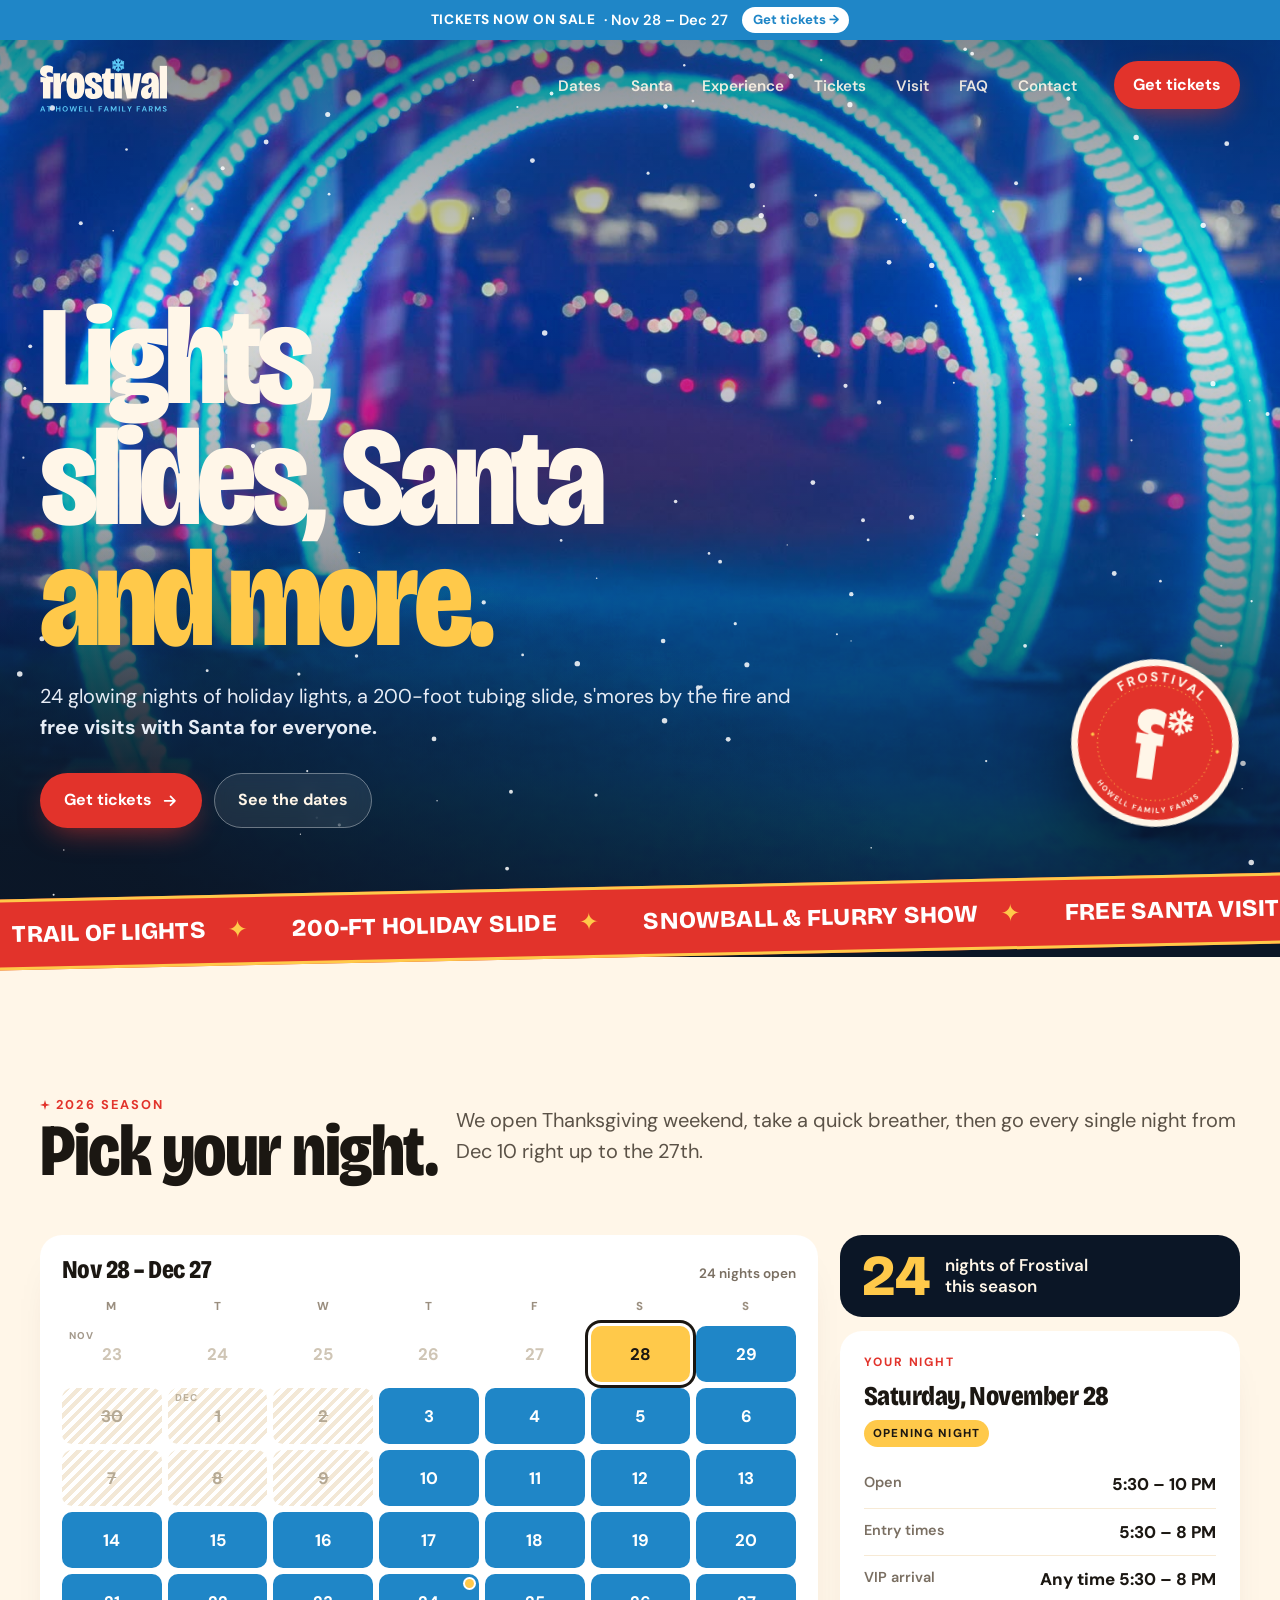
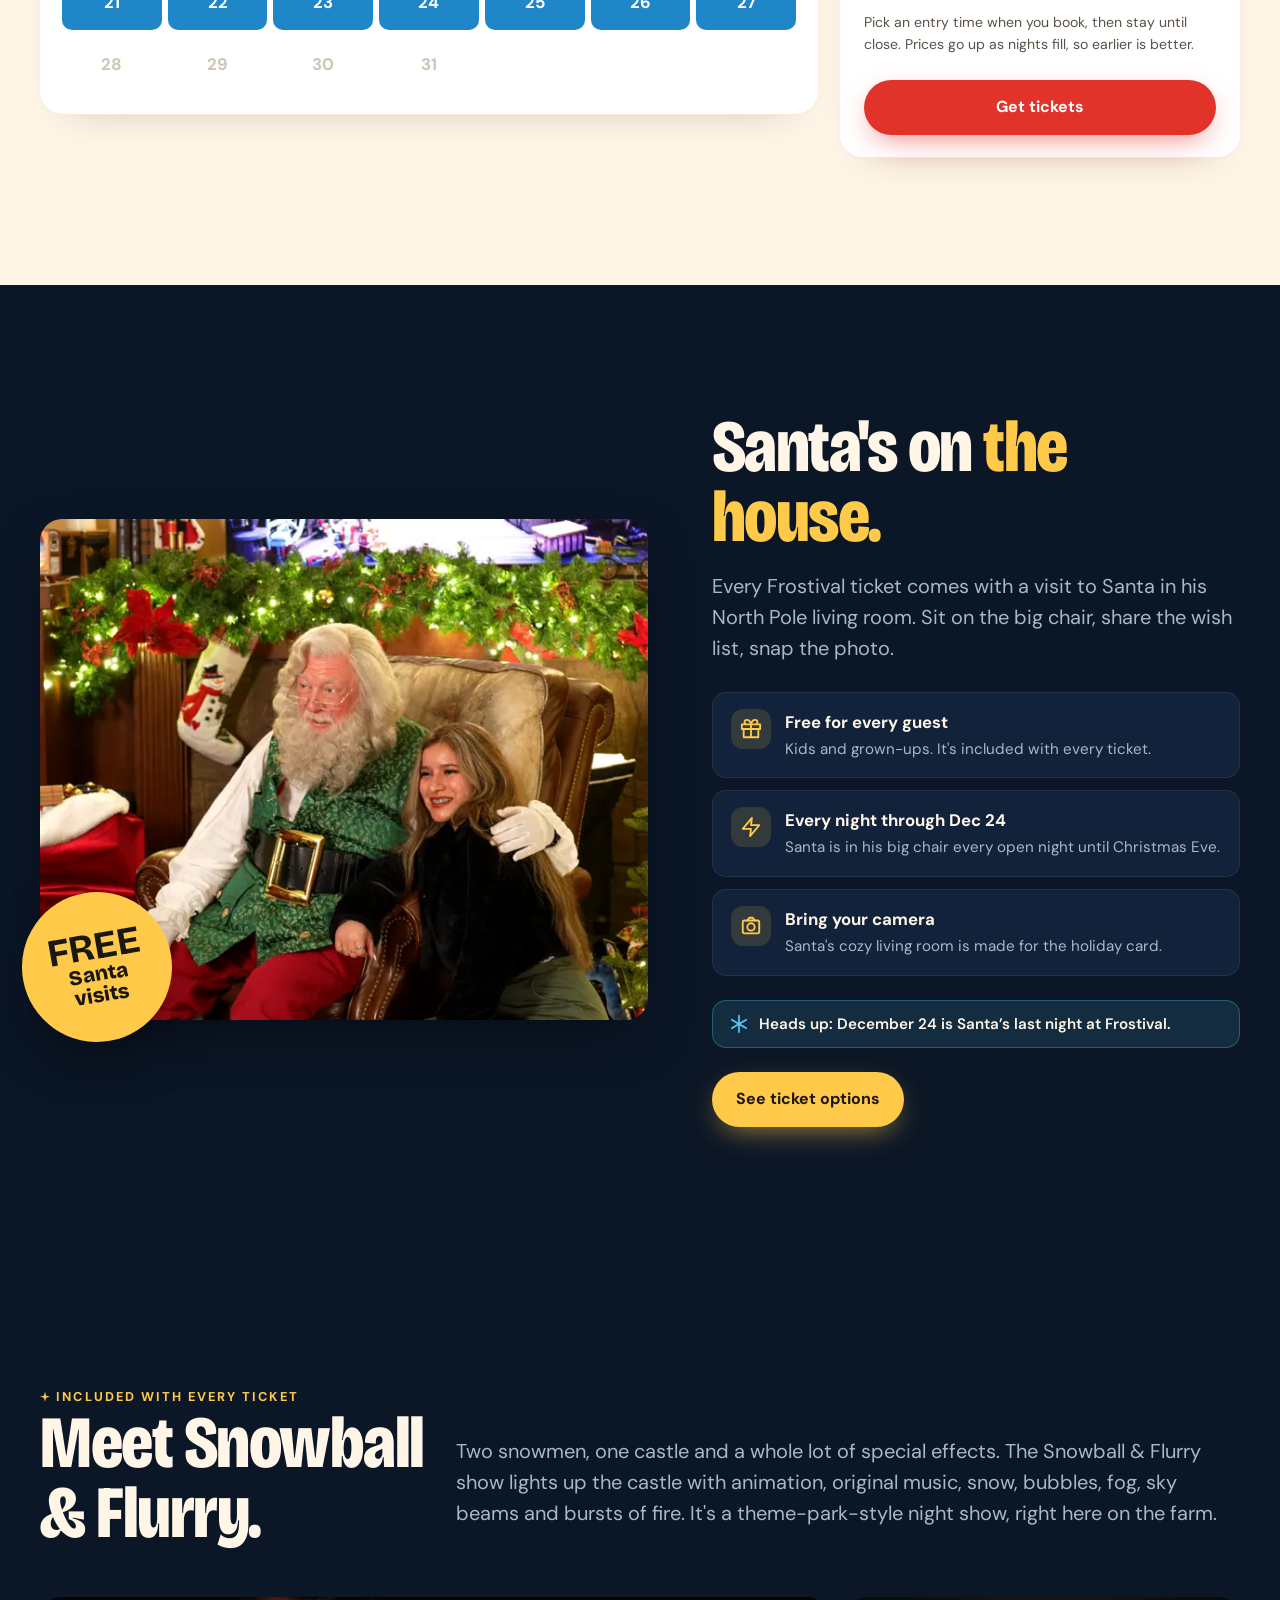
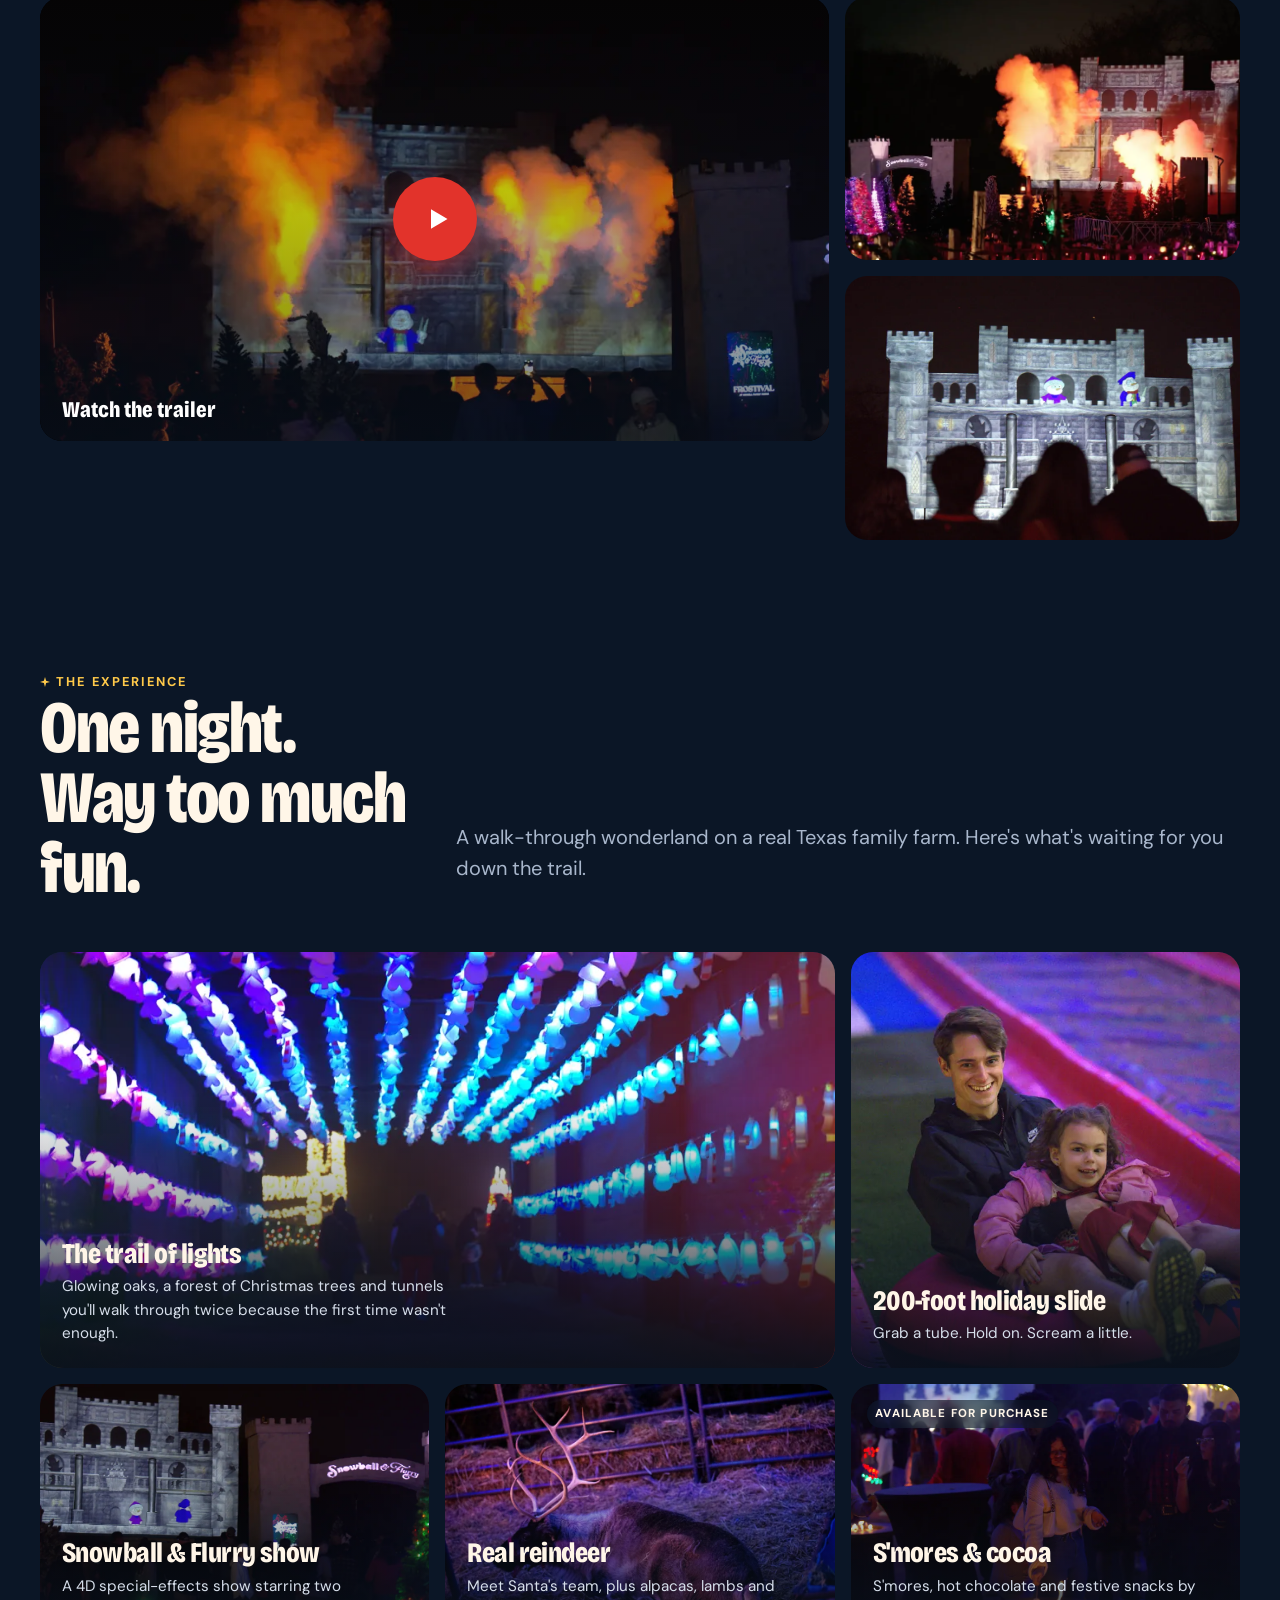
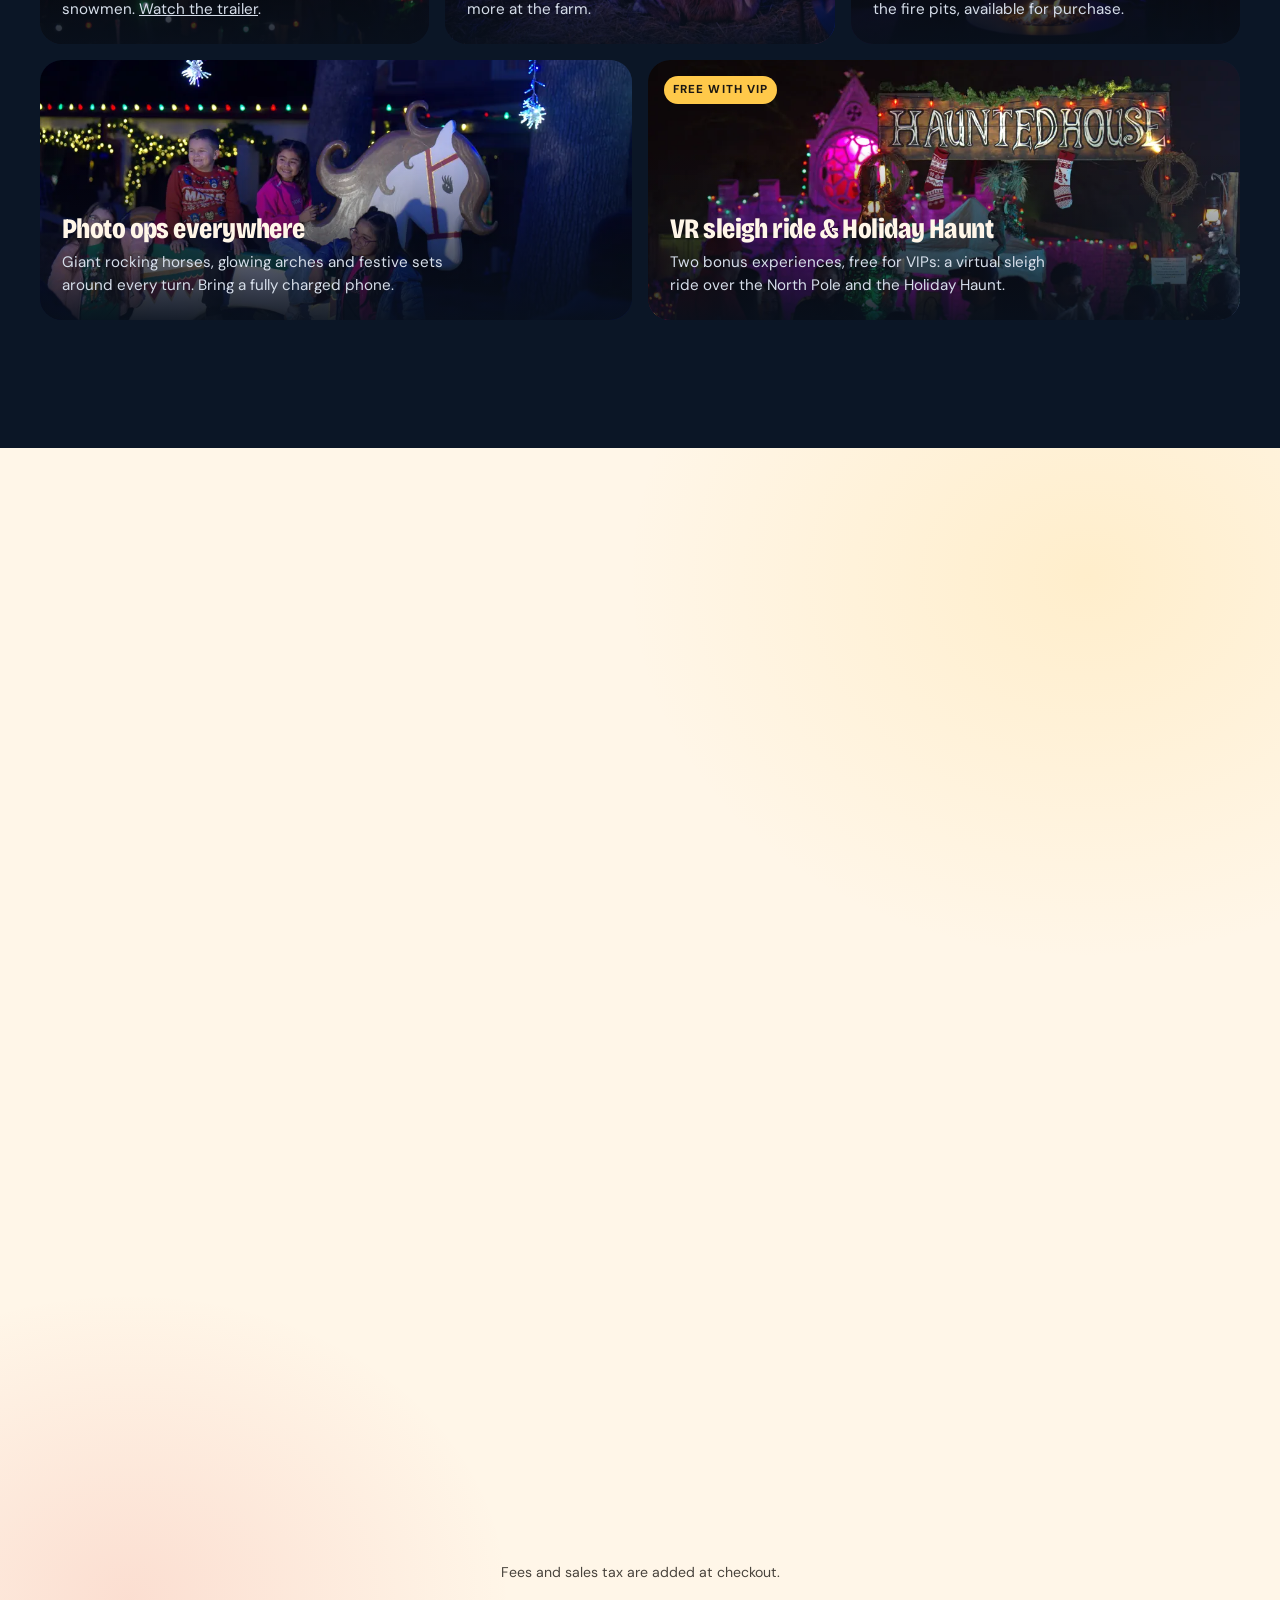
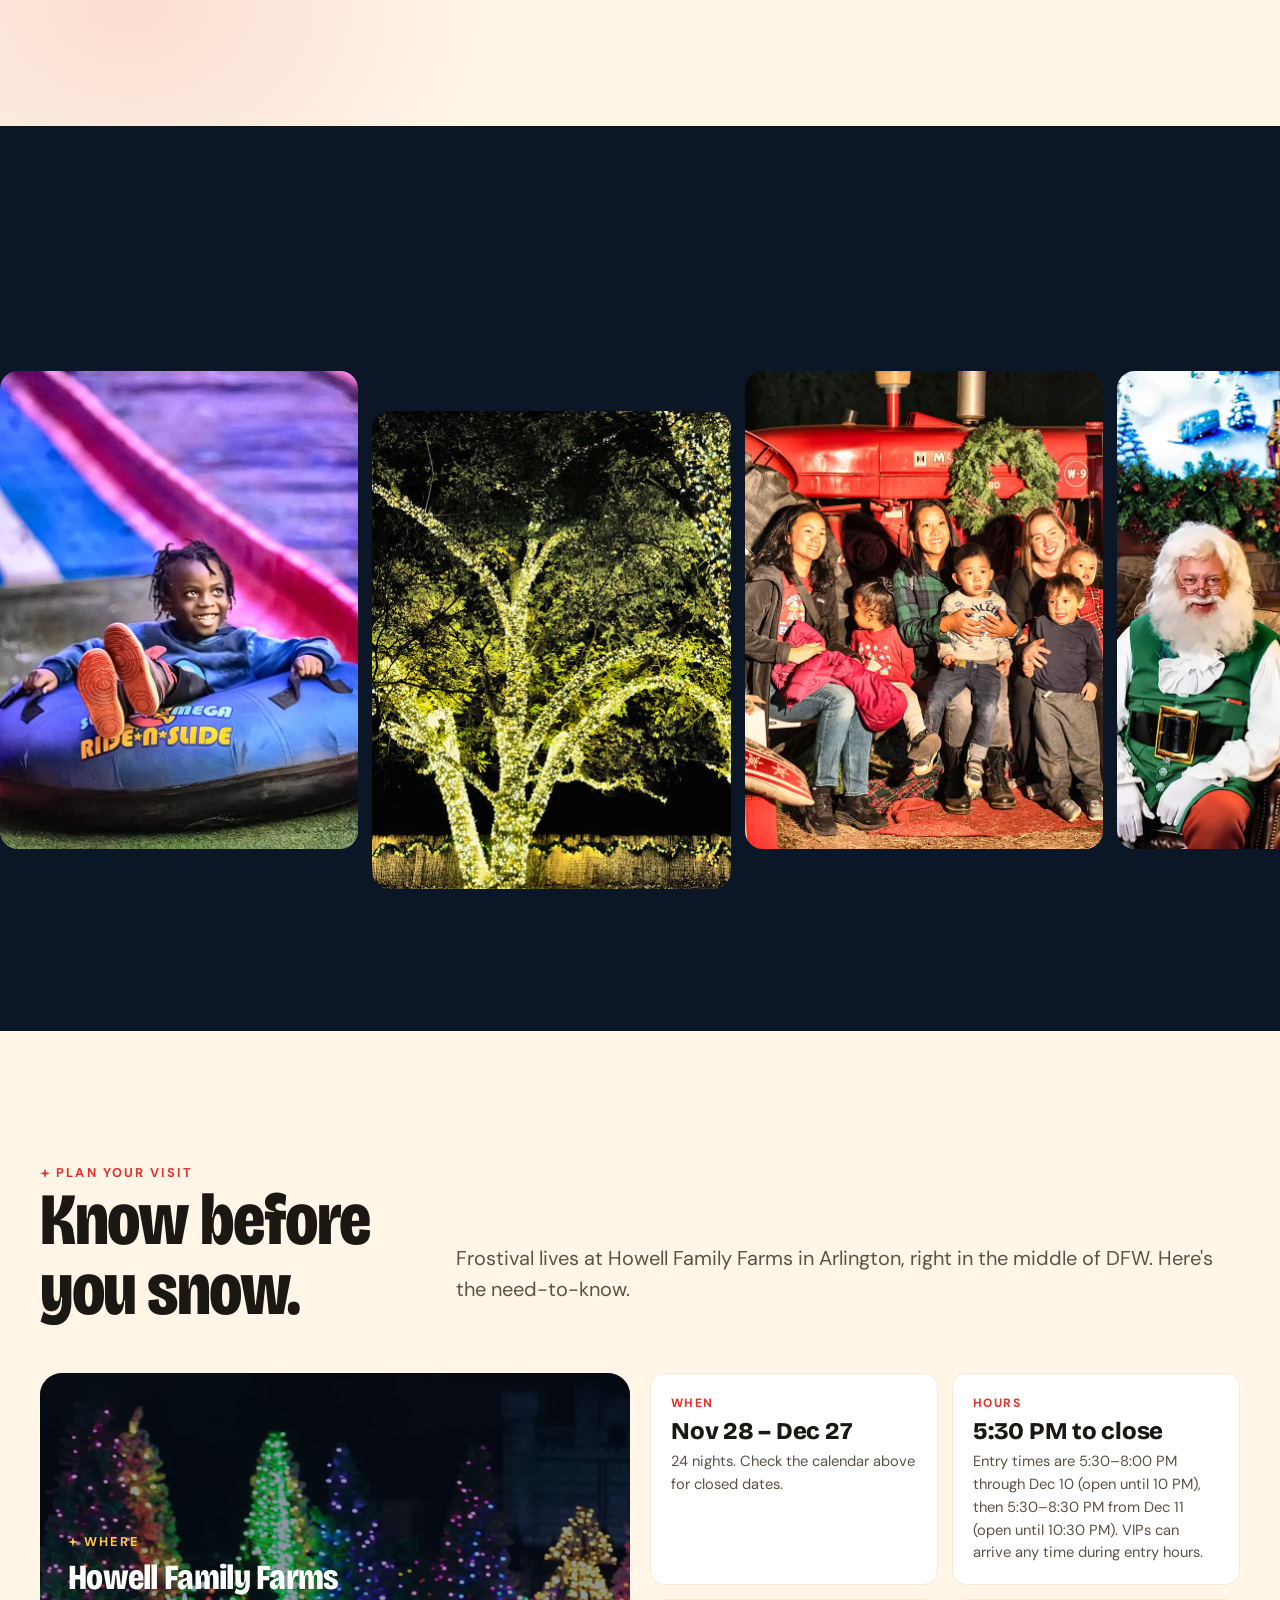
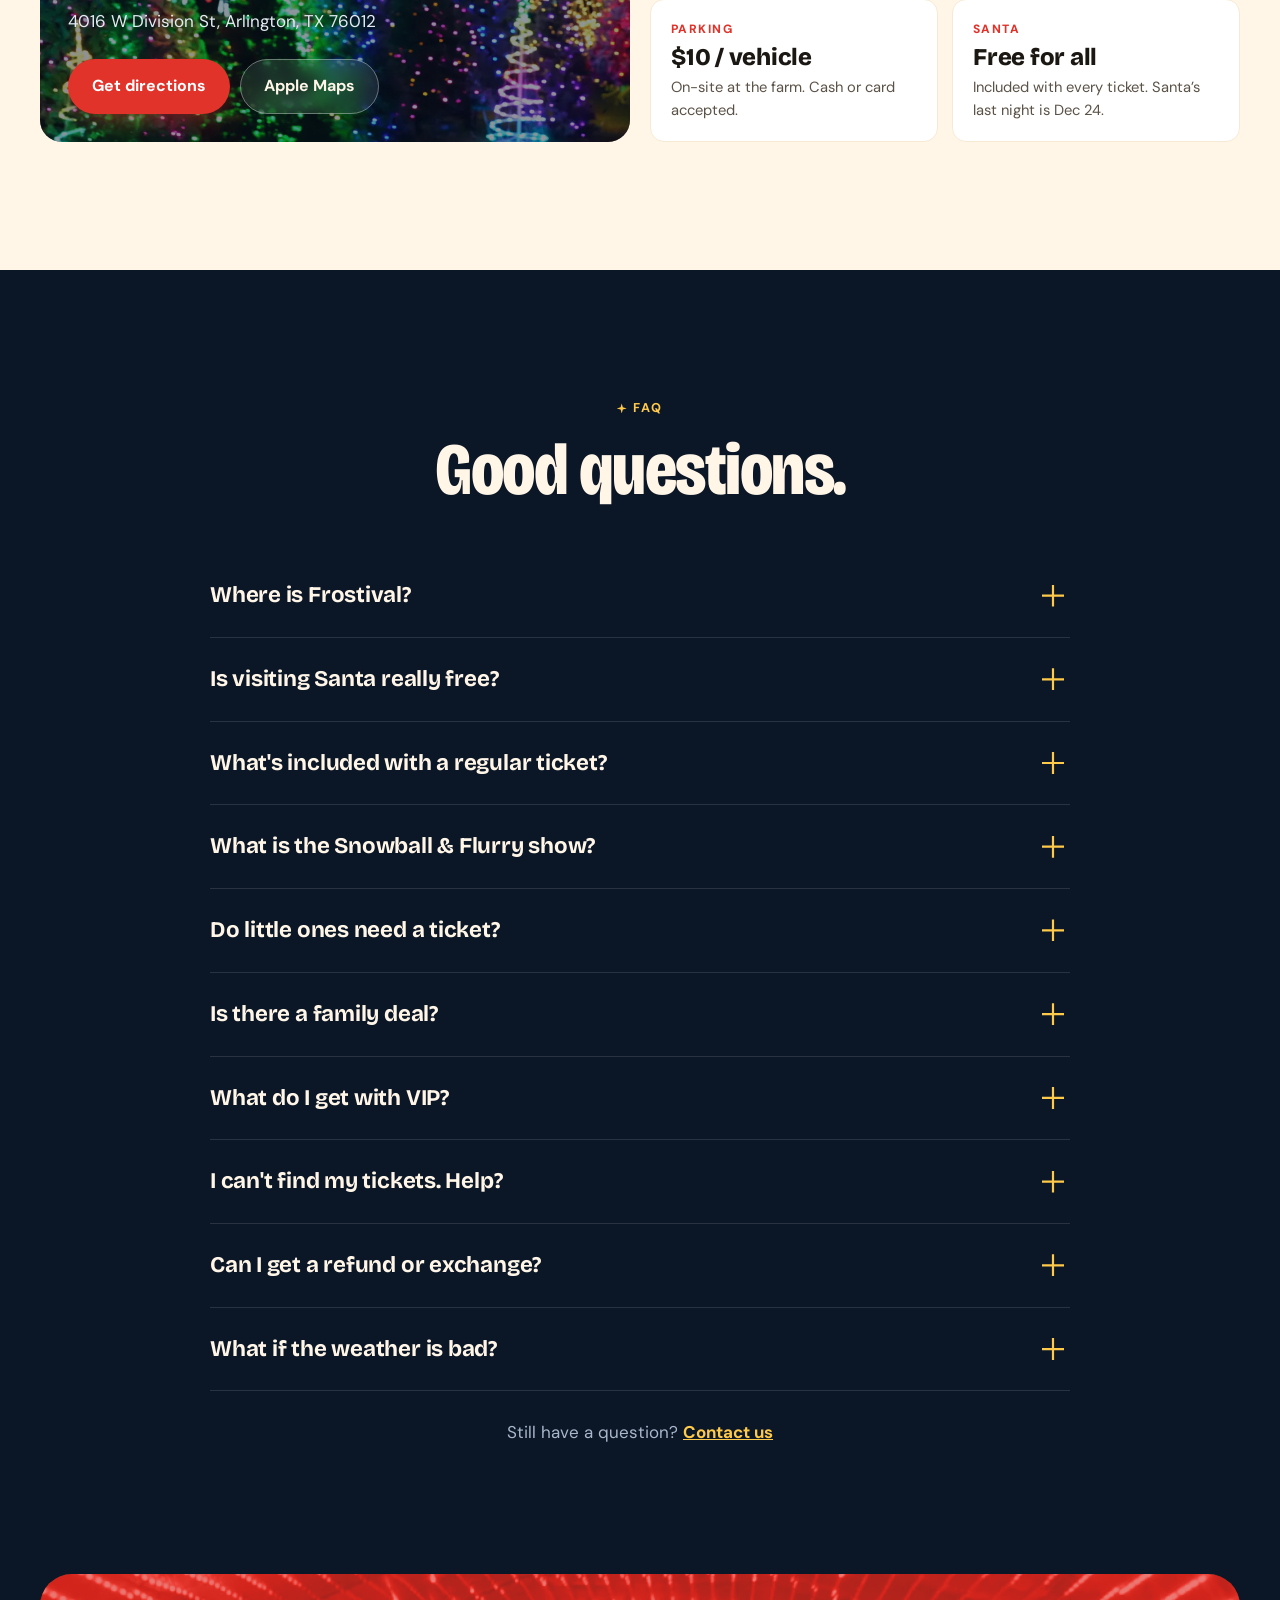
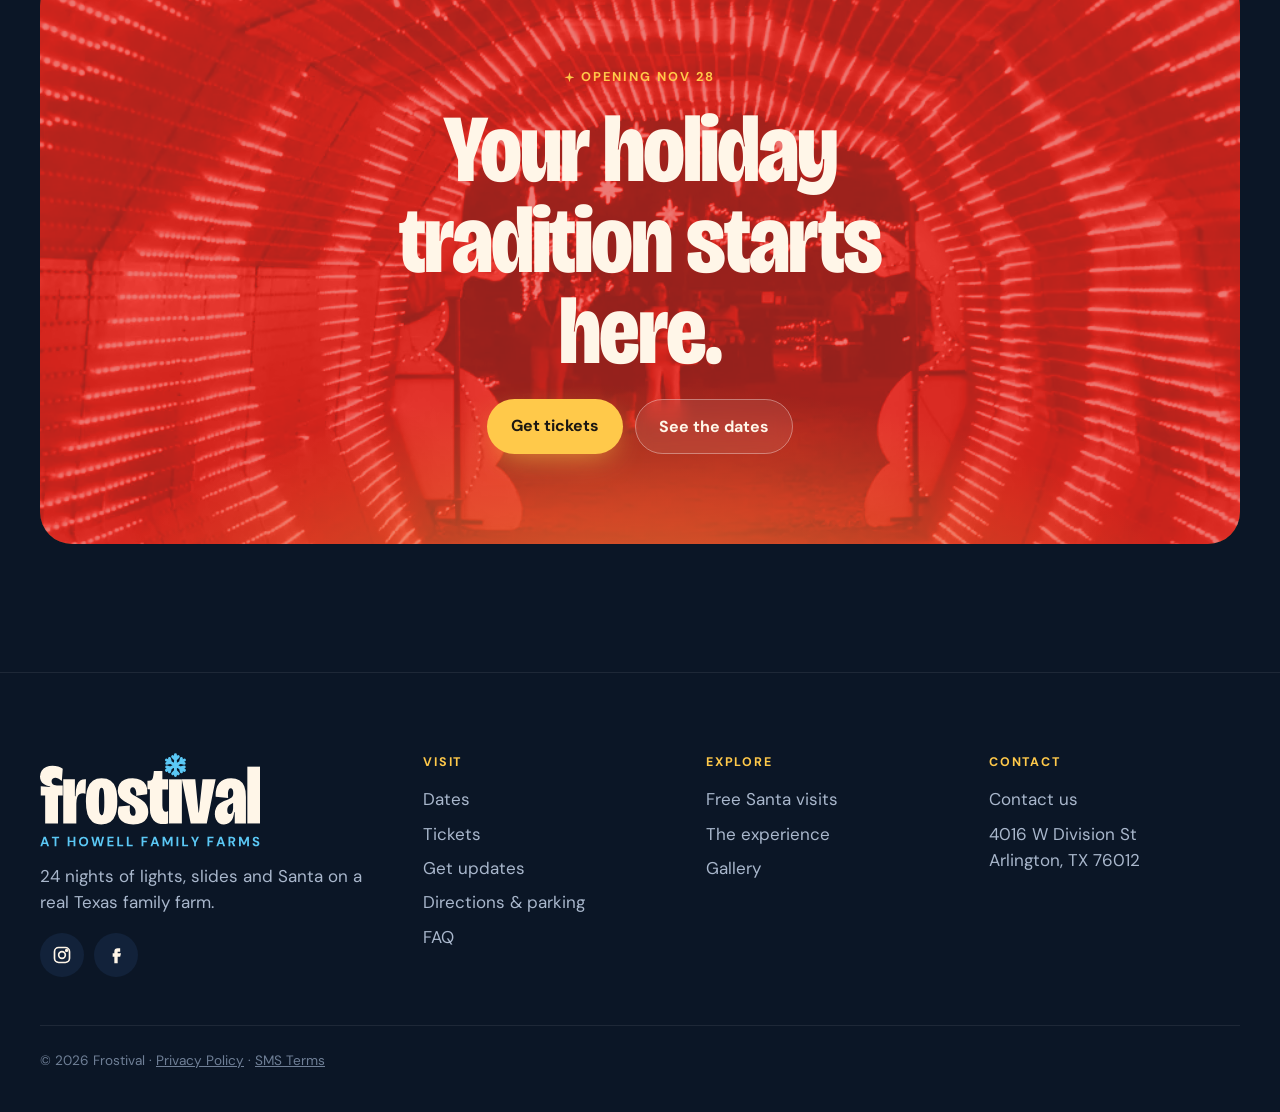
<file: about-us/index.html>
<!doctype html>
<html lang="en"><head><meta charset="utf-8"><title>About | Frostival</title>
<meta name="robots" content="noindex"><link rel="canonical" href="https://frostivaltexas.com/#experience">
<meta http-equiv="refresh" content="0; url=/#experience">
<script>location.replace("/#experience" + location.hash);</script>
</head><body style="background:#0B1626;color:#FFF6E8;font-family:sans-serif;padding:40px">
<p>This page has moved. <a href="/#experience" style="color:#FFC94A">Continue to Frostival</a>.</p></body></html>
</file>
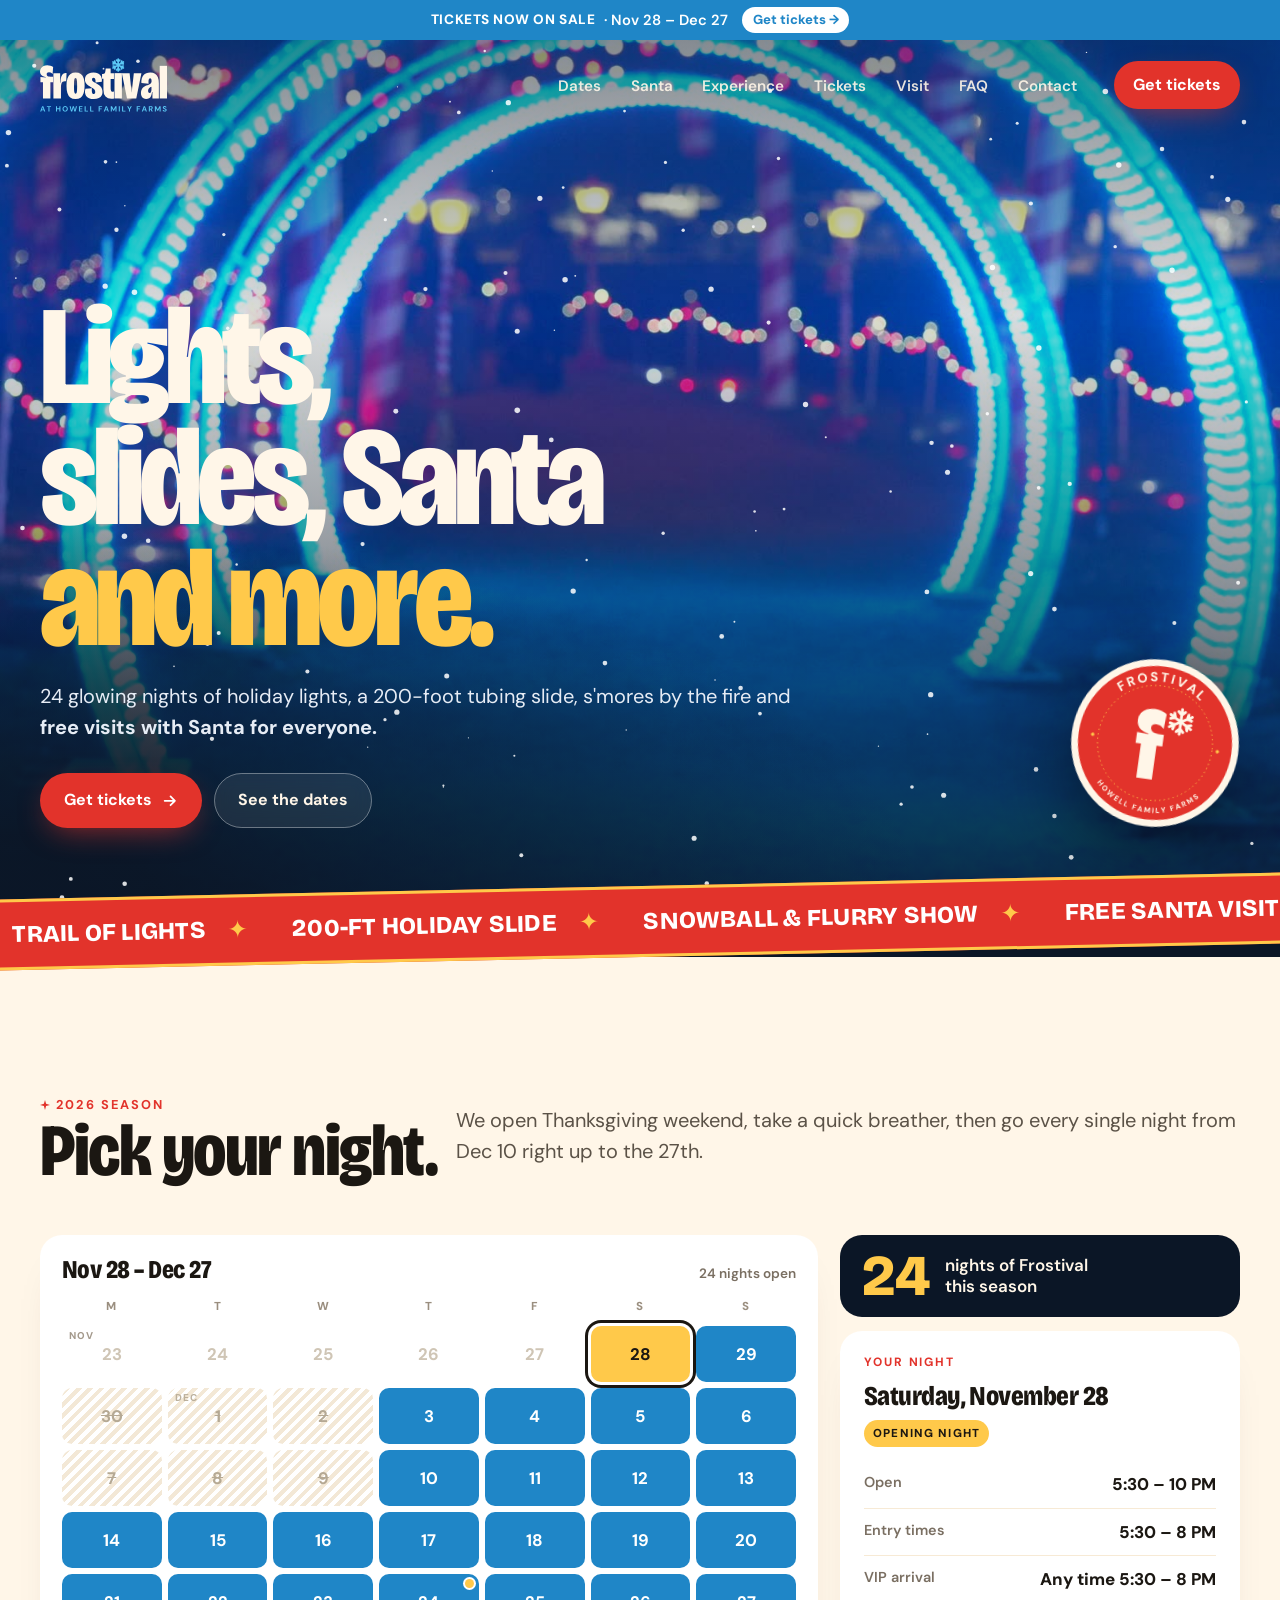
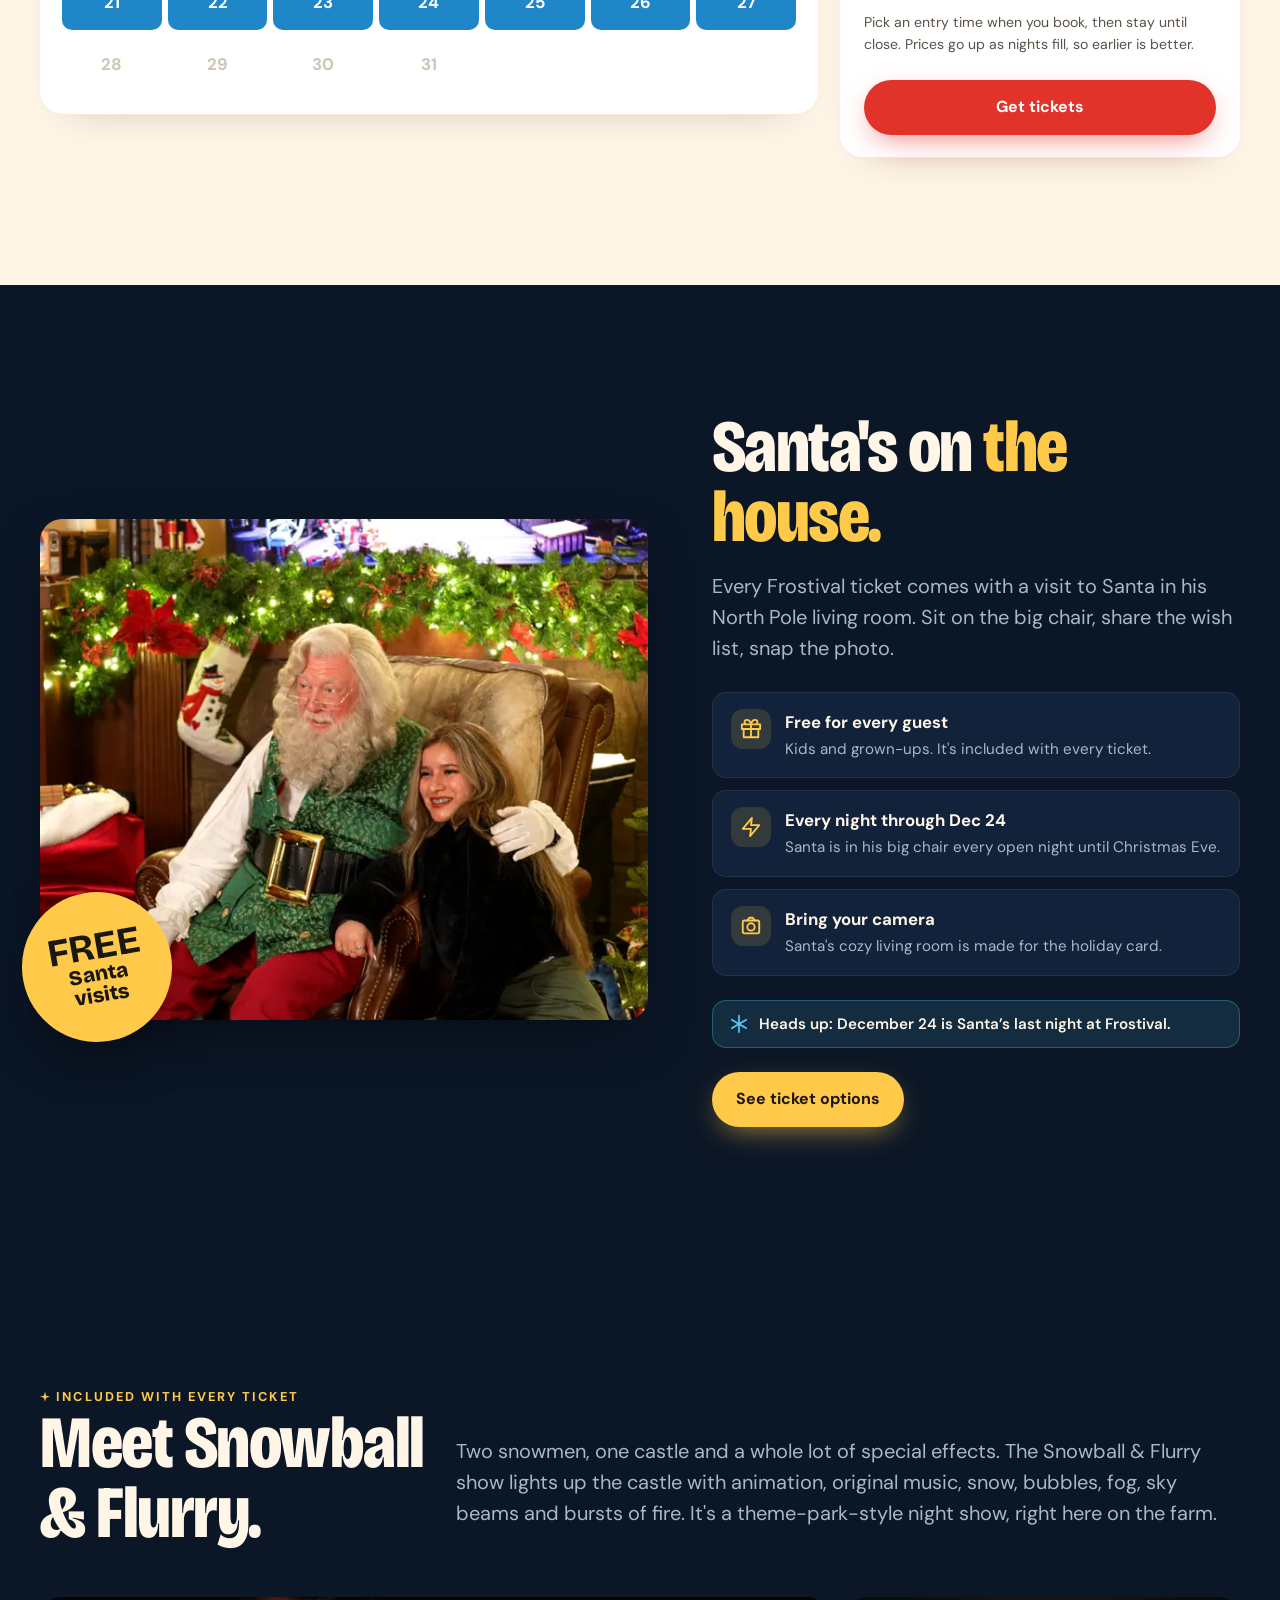
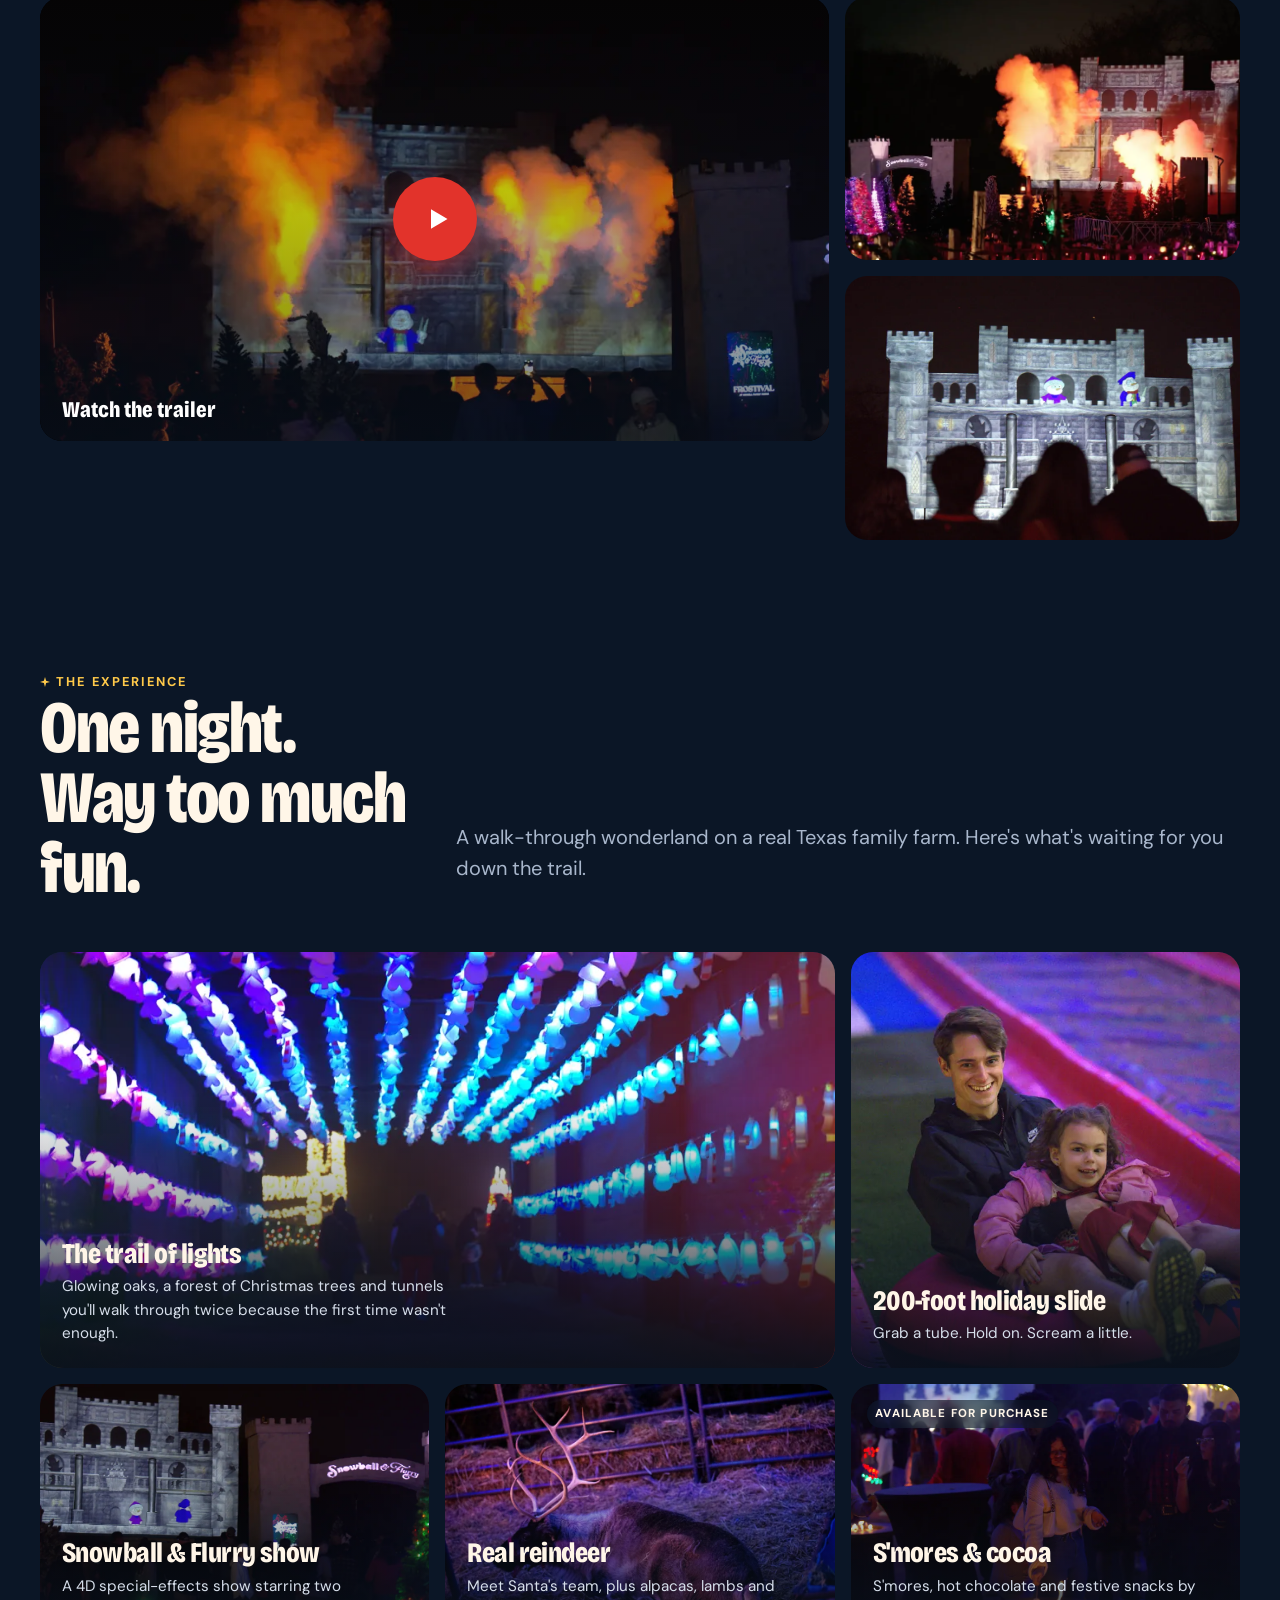
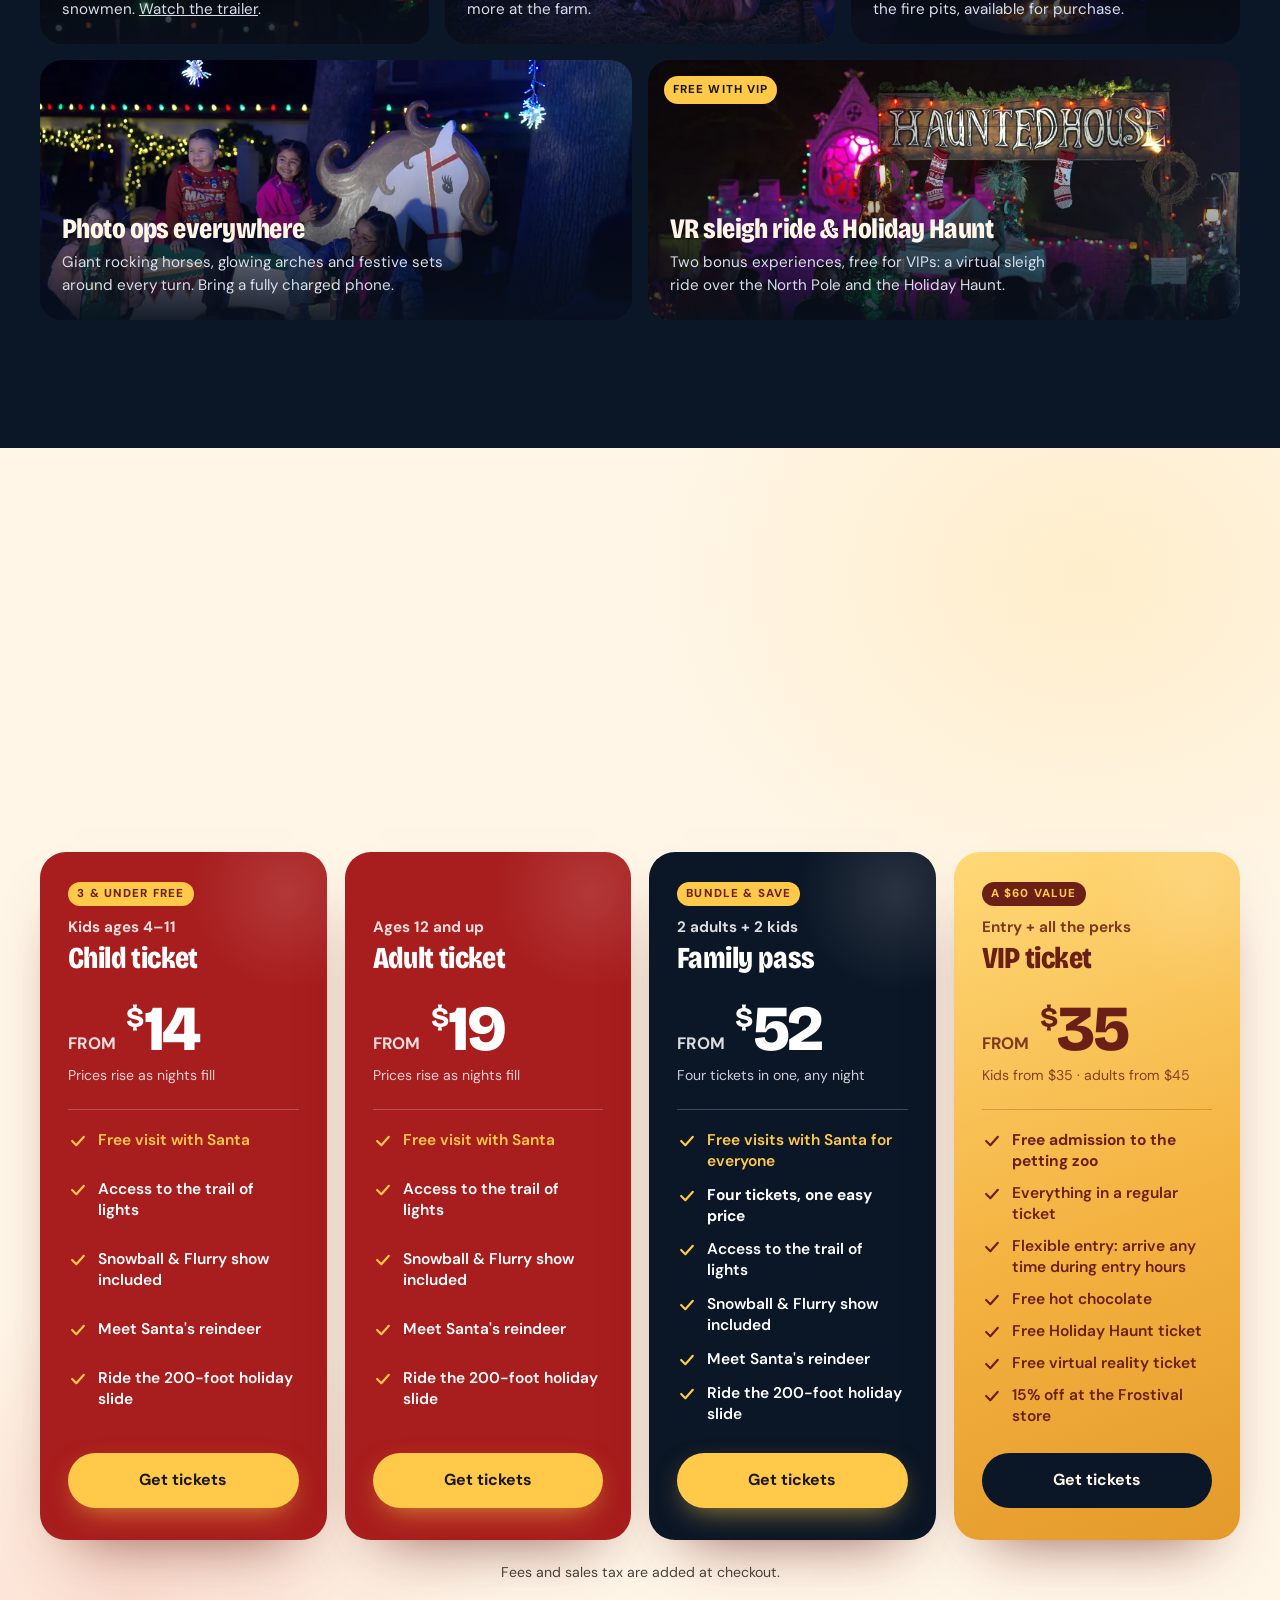
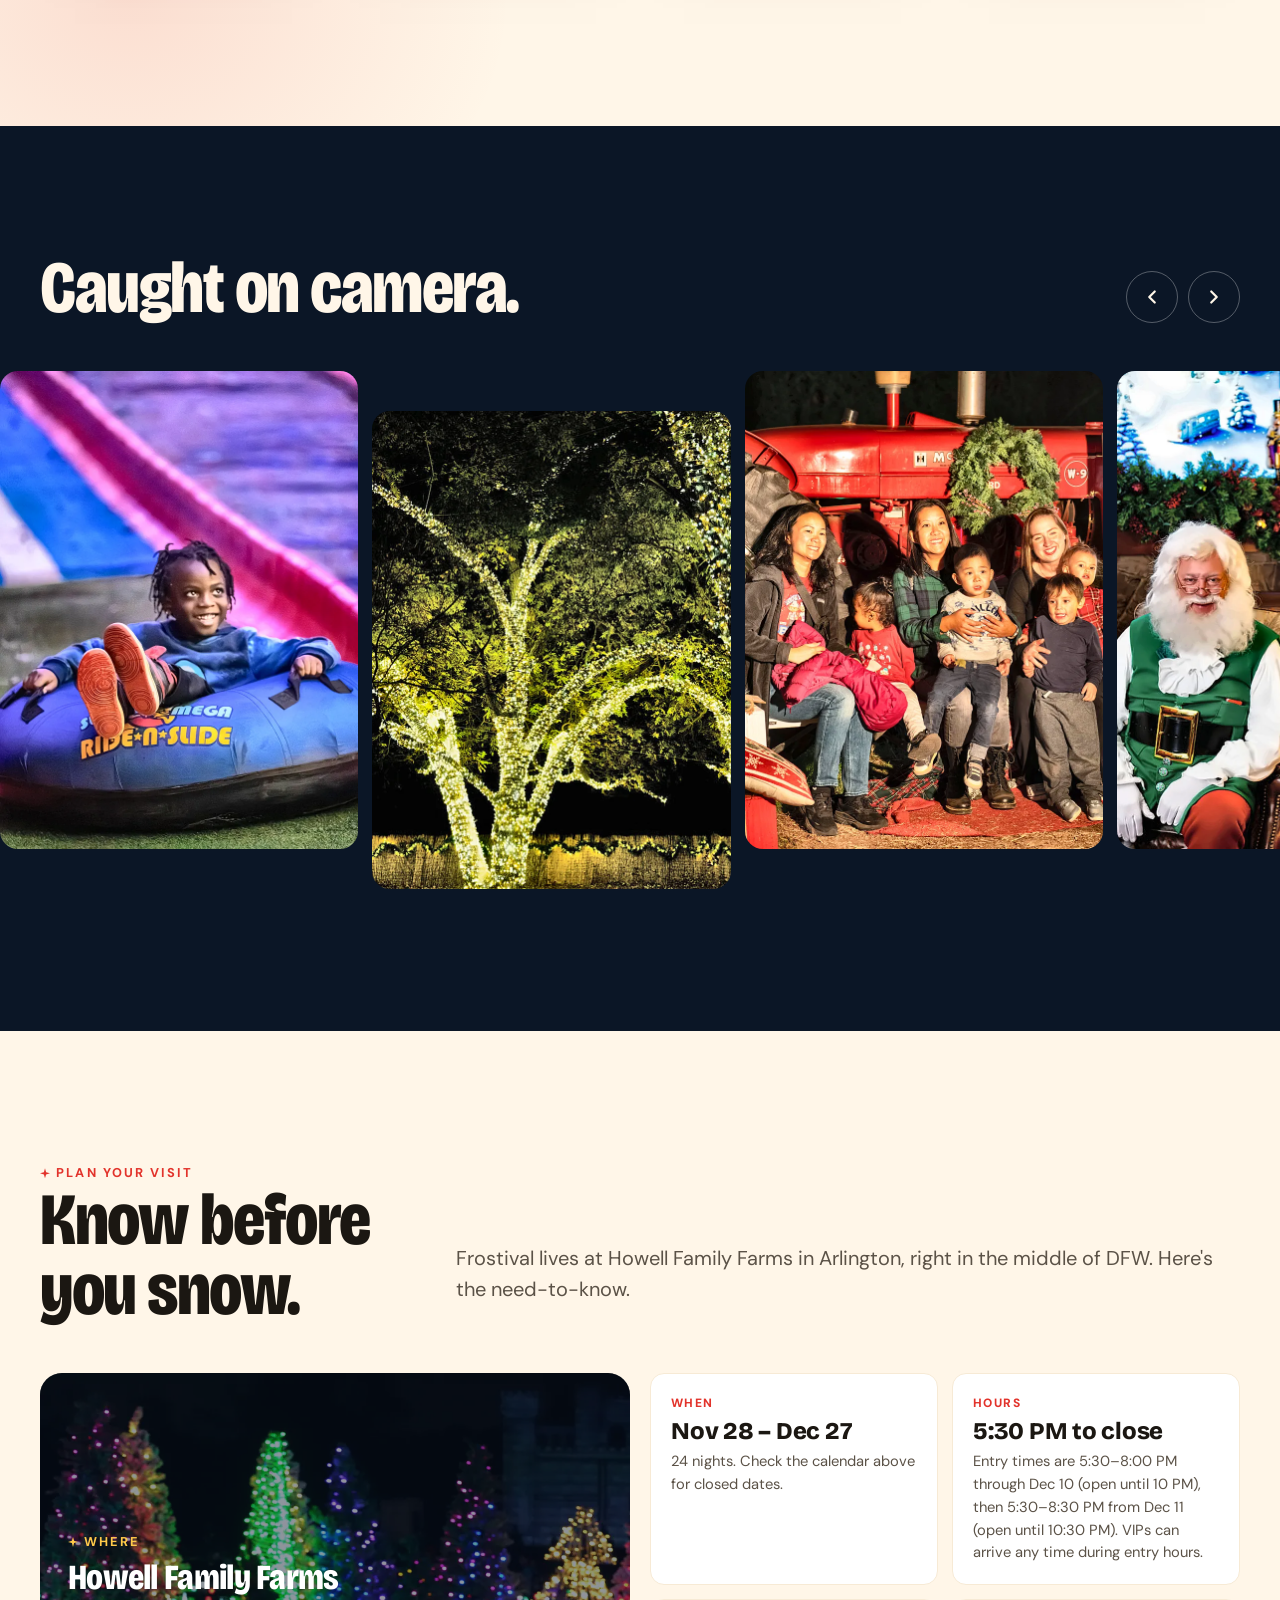
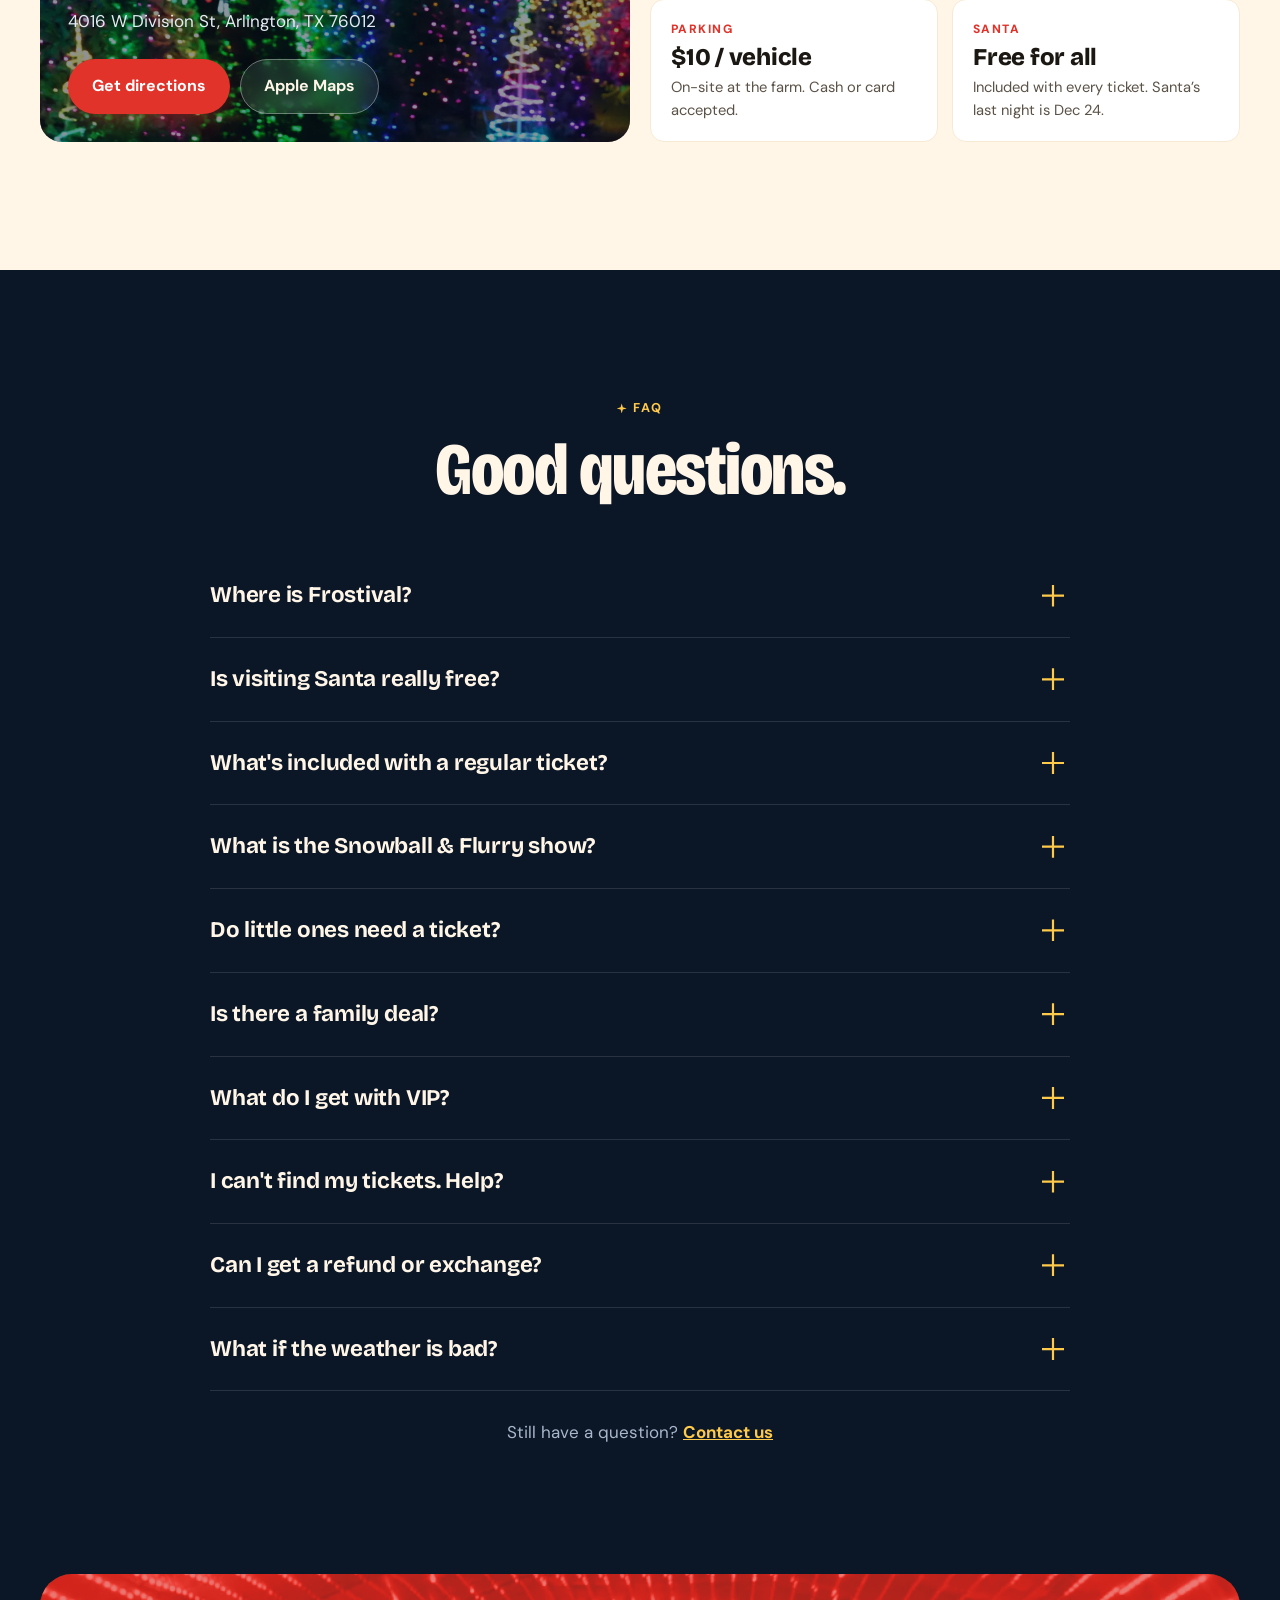
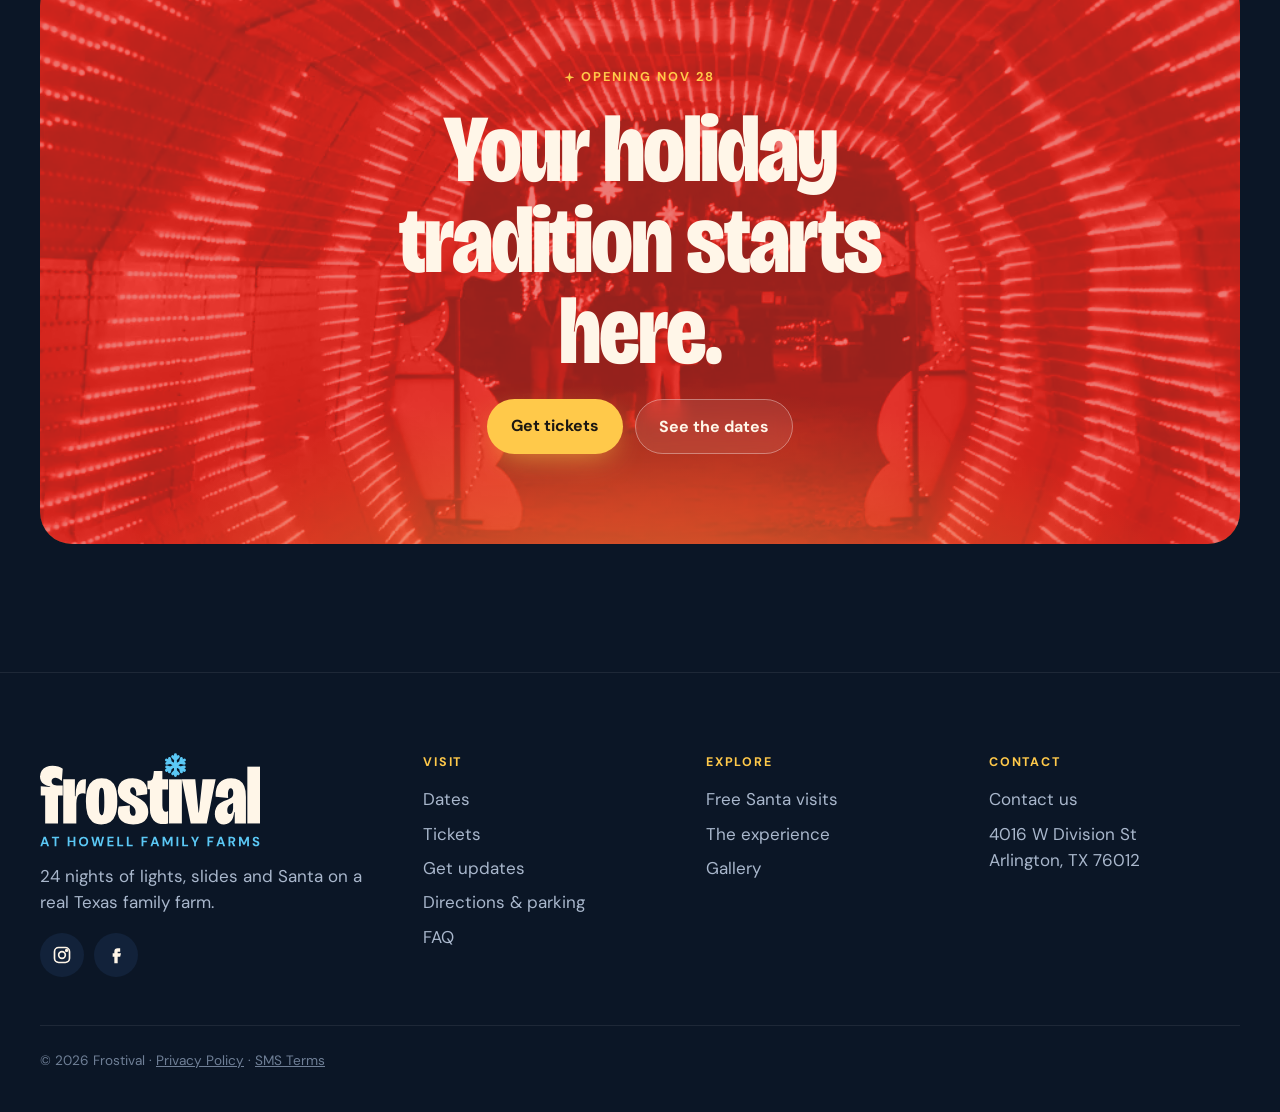
<file: coming-soon/index.html>
<!doctype html>
<html lang="en"><head><meta charset="utf-8"><title>Moved | Frostival</title>
<meta name="robots" content="noindex"><link rel="canonical" href="https://frostivaltexas.com/">
<meta http-equiv="refresh" content="0; url=/">
<script>location.replace("/" + location.hash);</script>
</head><body style="background:#0B1626;color:#FFF6E8;font-family:sans-serif;padding:40px">
<p>This page has moved. <a href="/" style="color:#FFC94A">Continue to Frostival</a>.</p></body></html>
</file>
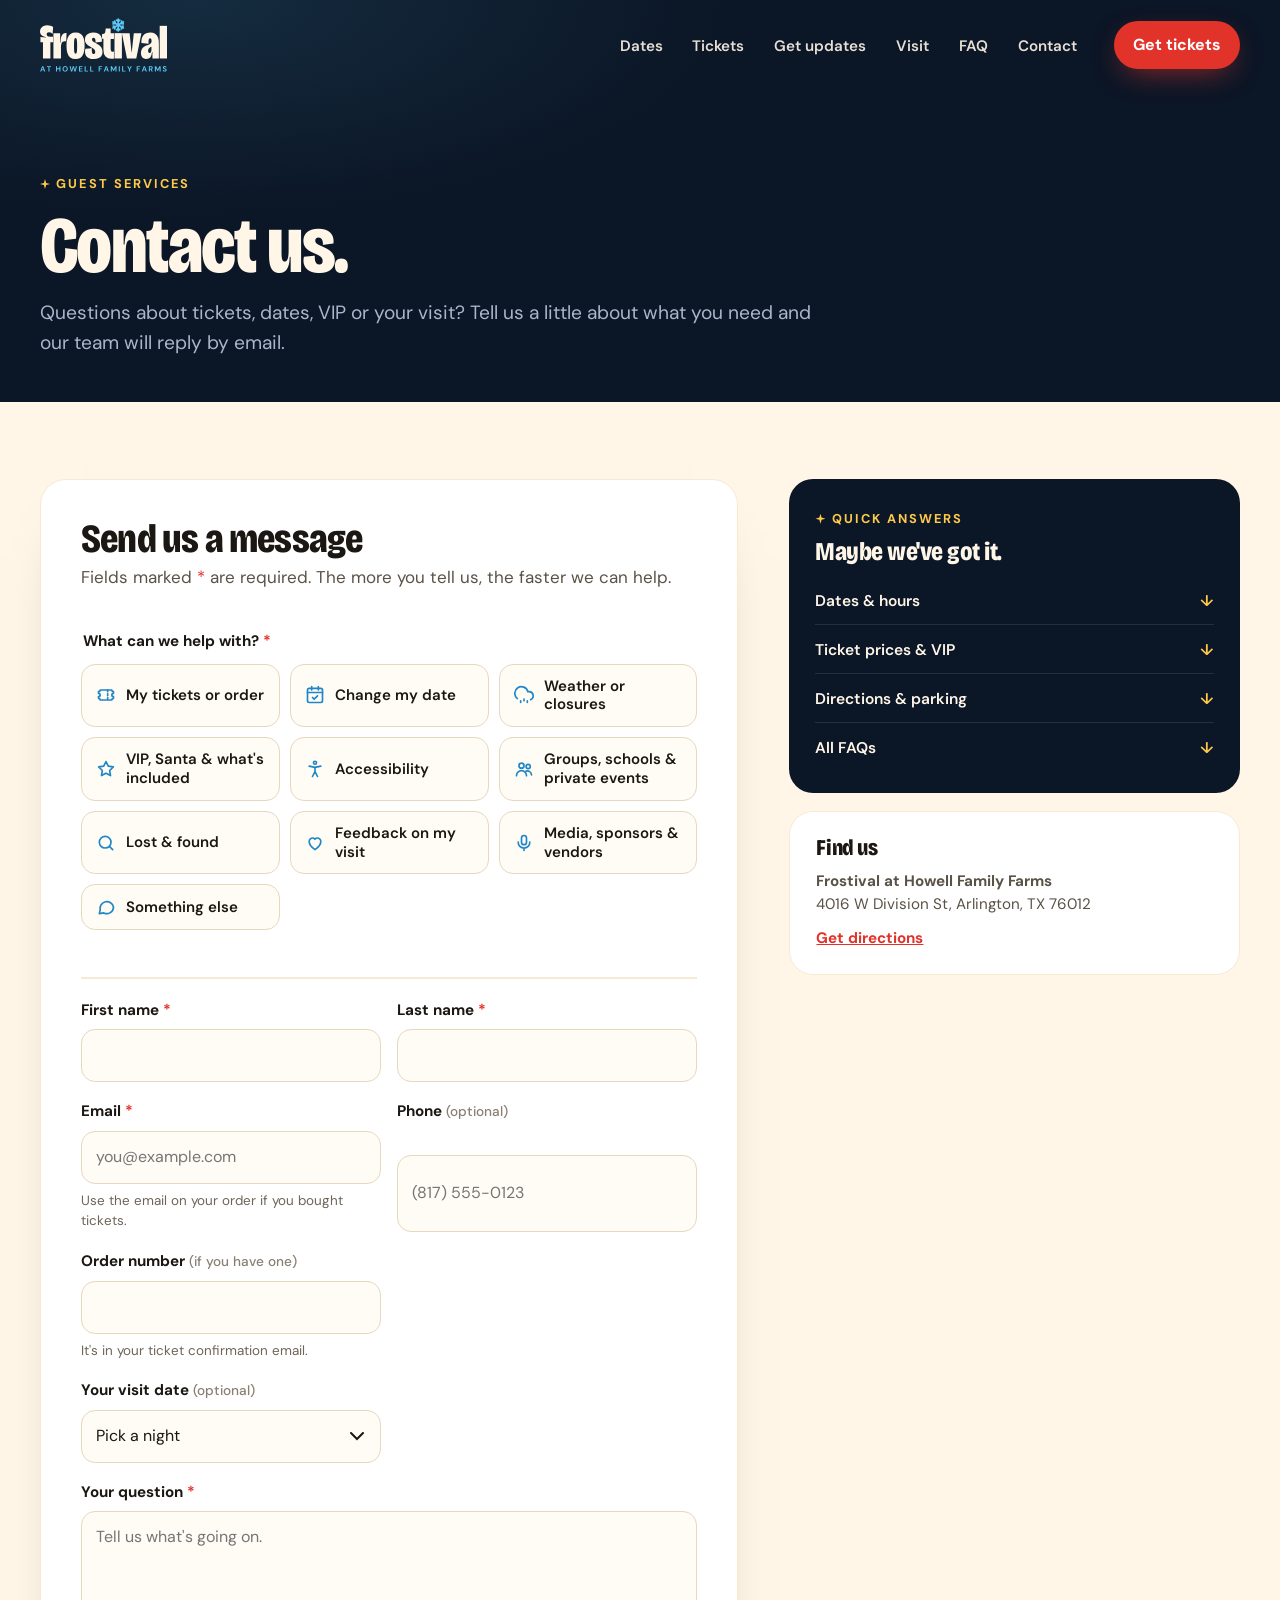
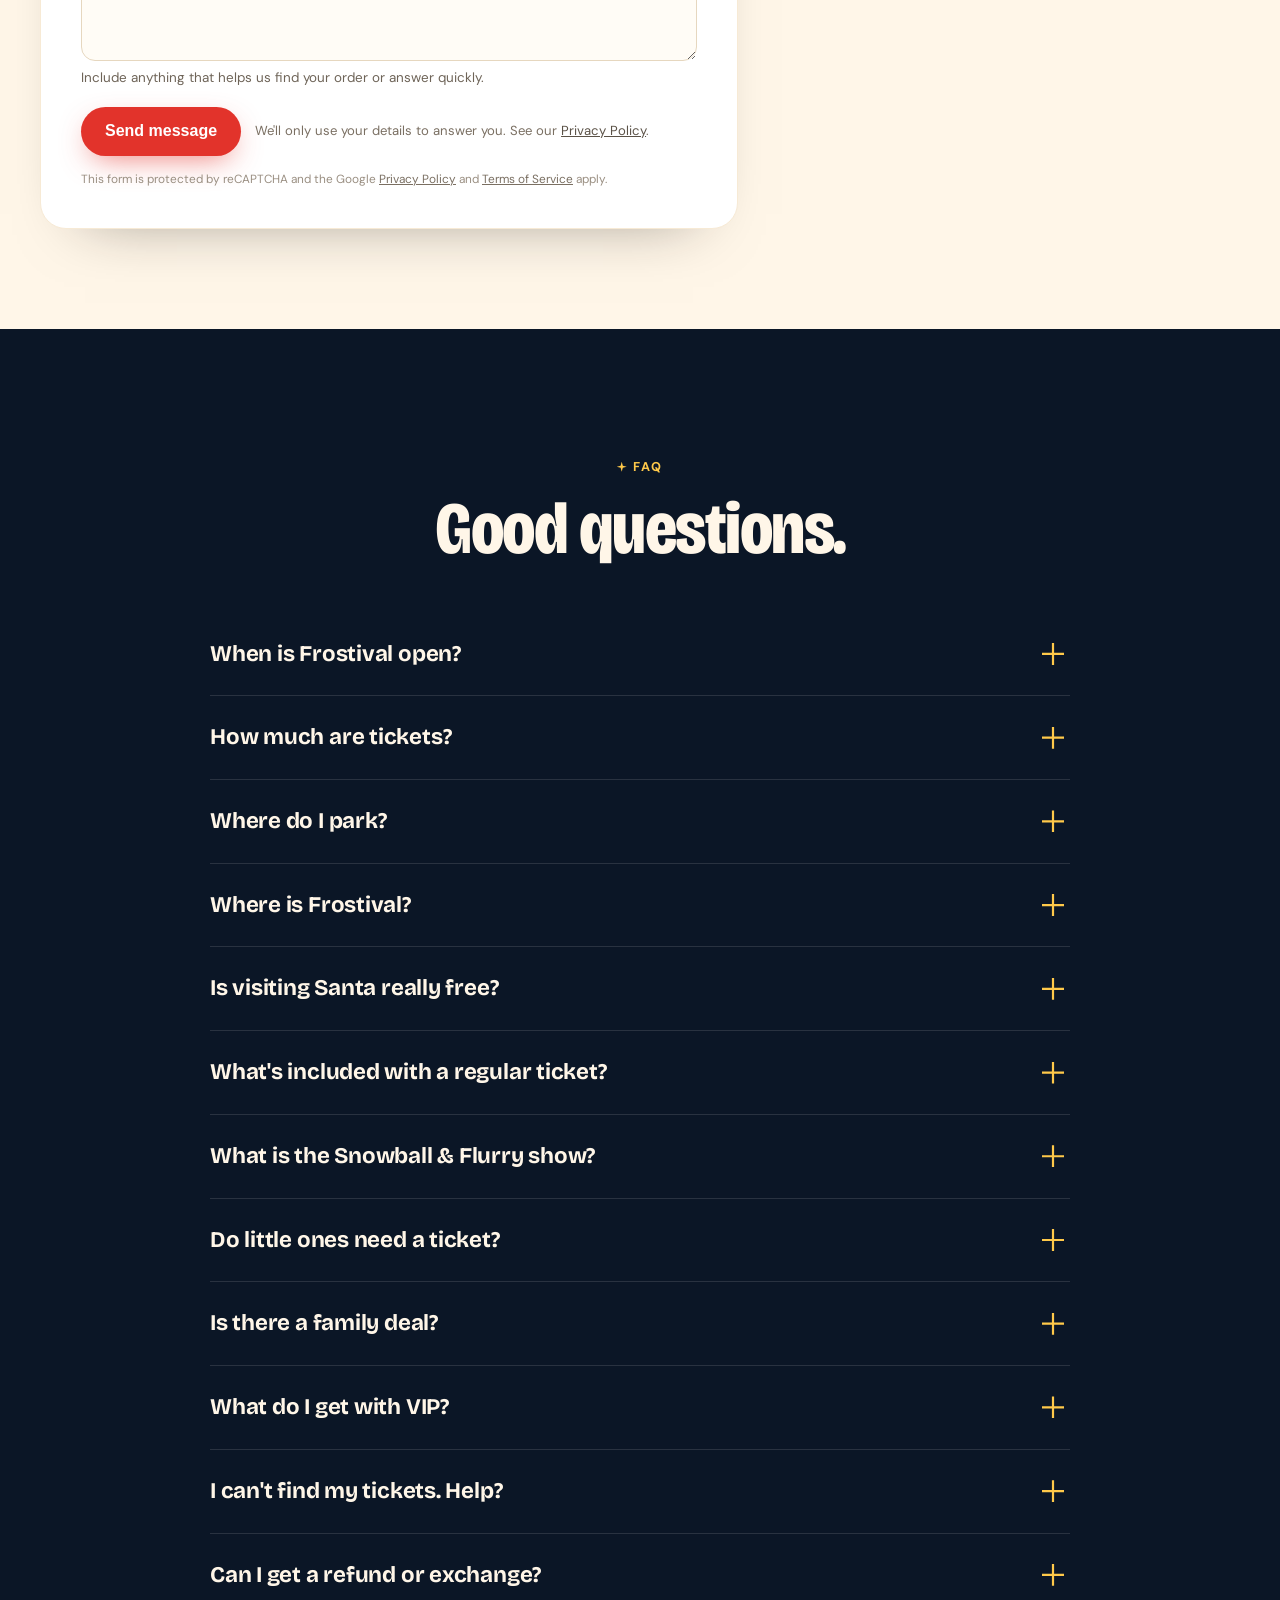
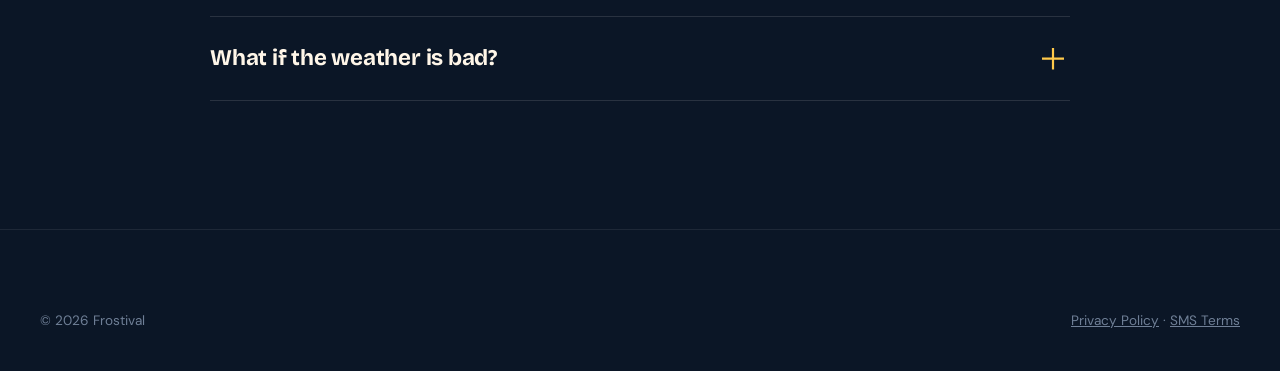
<file: contact/index.html>
<!doctype html>
<html lang="en">
<head>
<meta charset="utf-8">
<!-- Google Tag Manager -->
<script>(function(w,d,s,l,i){w[l]=w[l]||[];w[l].push({'gtm.start':
new Date().getTime(),event:'gtm.js'});var f=d.getElementsByTagName(s)[0],
j=d.createElement(s),dl=l!='dataLayer'?'&l='+l:'';j.async=true;j.src=
'https://www.googletagmanager.com/gtm.js?id='+i+dl;f.parentNode.insertBefore(j,f);
})(window,document,'script','dataLayer','GTM-TSJ5MGGJ');</script>
<!-- End Google Tag Manager -->

<meta name="viewport" content="width=device-width, initial-scale=1, viewport-fit=cover">
<title>Contact Us | Frostival</title>
<meta name="description" content="Questions about tickets, exchanges, VIP, groups or lost items at Frostival? Send us a message and our guest services team will get back to you.">
<meta name="theme-color" content="#0B1626">
<link rel="canonical" href="https://frostivaltexas.com/contact/">
<!-- Form delivery: Google Apps Script web app (emails info@frostivaltexas.com, logs to a Google Sheet). A Formspree URL also works here. -->
<meta name="form-endpoint" content="https://script.google.com/macros/s/AKfycbywkyHFD1N8fnO4C3Ih9gb5K03ni8rW1ubozj539QrIoGqcOi1uuViSk0S2BYHiXCqjOQ/exec">
<!-- Google reCAPTCHA v3 site key (public). The secret lives only in the Apps Script project. -->
<meta name="recaptcha-site-key" content="6LdIIPAtAAAAAFNuWpH4R9hUdglKWm4FCn1jXJjy">
<link rel="icon" href="../assets/logo/favicon.svg" type="image/svg+xml">
<link rel="preconnect" href="https://fonts.googleapis.com">
<link rel="preconnect" href="https://fonts.gstatic.com" crossorigin>
<link href="https://fonts.googleapis.com/css2?family=Bricolage+Grotesque:opsz,wdth,wght@12..96,75..100,500..800&family=DM+Sans:opsz,wght@9..40,400..800&display=swap" rel="stylesheet">
<link rel="stylesheet" href="../assets/css/site.css?v=19">
<style>
  .c-head{padding:clamp(120px,14vw,170px) 0 44px;background:radial-gradient(70% 90% at 15% 0%,rgba(91,200,245,.12),transparent 60%),var(--night)}
  .c-head h1{font-size:clamp(2.8rem,7vw,5rem);margin-top:12px}
  .c-head p{color:var(--muted);margin:14px 0 0;max-width:60ch;font-size:clamp(1.05rem,1.6vw,1.2rem)}
  .c-main{background:var(--cream);color:var(--ink);padding:clamp(40px,6vw,80px) 0 clamp(56px,8vw,100px)}
  .c-grid{display:grid;grid-template-columns:minmax(0,1.55fr) minmax(0,1fr);gap:clamp(24px,4vw,56px);align-items:start}
  @media (max-width:900px){.c-grid{grid-template-columns:1fr}.c-side{order:2}}

  /* form card */
  .c-card{background:#fff;border:1.5px solid var(--cream-2);border-radius:26px;padding:clamp(22px,4vw,40px);box-shadow:0 30px 60px -45px rgba(27,23,18,.5)}
  .c-card h2{font-size:clamp(1.9rem,3.5vw,2.5rem);color:var(--ink)}
  .c-card .sub{color:#5B5247;margin:6px 0 22px}
  .c-form{display:grid;gap:18px}
  .row{display:grid;grid-template-columns:1fr 1fr;gap:16px}
  @media (max-width:560px){.row{grid-template-columns:1fr}}
  .f{display:grid;gap:7px;min-width:0}
  .f[hidden]{display:none}
  .f label,.f legend{font-weight:700;font-size:.95rem;color:var(--ink)}
  .f .req{color:var(--red)}
  .f .opt{font-weight:500;color:#8A7F72;font-size:.85rem}
  .f .hint{font-size:.84rem;color:#6E6458;margin:0}
  .f input,.f select,.f textarea{font:inherit;font-size:16px;color:var(--ink);background:#FFFCF6;border:1.5px solid #E6D7BF;border-radius:14px;padding:13px 14px;width:100%;transition:border-color .15s,box-shadow .15s}
  .f textarea{min-height:150px;resize:vertical;line-height:1.5}
  .f select{appearance:none;-webkit-appearance:none;background-image:url("data:image/svg+xml,%3Csvg xmlns='http://www.w3.org/2000/svg' width='14' height='9' viewBox='0 0 14 9'%3E%3Cpath d='M1 1l6 6 6-6' fill='none' stroke='%231B1712' stroke-width='2' stroke-linecap='round'/%3E%3C/svg%3E");background-repeat:no-repeat;background-position:right 16px center;padding-right:42px;cursor:pointer}
  .f input:focus,.f select:focus,.f textarea:focus{outline:none;border-color:#1F86C7;box-shadow:0 0 0 3px rgba(31,134,199,.18)}
  .f [aria-invalid="true"]{border-color:var(--red);background:#FFF5F3}
  .f .err{color:#C42A22;font-size:.85rem;font-weight:600;margin:0}
  .f .err:empty{display:none}

  /* topic chips */
  .topics{display:grid;grid-template-columns:repeat(auto-fill,minmax(190px,1fr));gap:10px;border:0;padding:0;margin:0}
  @media (max-width:560px){.topics{grid-template-columns:1fr 1fr;gap:8px}.topic span{padding:10px;font-size:.86rem;gap:8px}.topic svg{width:18px;height:18px}}
  .topics legend{margin-bottom:10px}
  .topic{position:relative}
  .topic input{position:absolute;opacity:0;inset:0;cursor:pointer;margin:0}
  .topic span{display:flex;gap:10px;align-items:center;height:100%;padding:12px 14px;border:1.5px solid #E6D7BF;border-radius:14px;background:#FFFCF6;font-weight:600;font-size:.94rem;line-height:1.25;cursor:pointer;transition:border-color .15s,background .15s}
  .topic svg{width:20px;height:20px;flex:none;color:#1F86C7}
  .topic input:checked + span{border-color:var(--red);background:#FFF1EE;box-shadow:inset 0 0 0 1px var(--red)}
  .topic input:focus-visible + span{outline:3px solid #1F86C7;outline-offset:2px}
  .topics[aria-invalid="true"] .topic span{border-color:#F0A39E}

  .tip{display:flex;gap:12px;background:#EEF7FD;border:1.5px solid #CFE7F7;border-radius:16px;padding:14px 16px;font-size:.93rem;color:#1E3A52;line-height:1.5}
  .tip[hidden]{display:none}
  .tip svg{width:22px;height:22px;flex:none;color:#1F86C7;margin-top:1px}
  .tip a{color:#1F86C7;font-weight:700}
  .divider{height:1.5px;background:var(--cream-2);margin:2px 0}
  .c-actions{display:flex;flex-wrap:wrap;gap:14px;align-items:center}
  .c-actions .btn[disabled]{opacity:.6;cursor:progress}
  .c-fine{font-size:.82rem;color:#7A6F62;margin:0}
  .c-fine a{color:#5B5247}
  .form-err{background:#FFF1EE;border:1.5px solid #F4B9B4;color:#9E211B;border-radius:14px;padding:12px 14px;font-weight:600;font-size:.93rem;margin:0}
  .form-err[hidden]{display:none}
  .grecaptcha-badge{visibility:hidden}
  .c-captcha{font-size:.74rem;color:#9A8F82;margin:-4px 0 0}
  .c-captcha a{color:#7A6F62}
  .hp{position:absolute!important;left:-9999px!important;width:1px;height:1px;overflow:hidden}

  .c-done{text-align:center;padding:clamp(24px,5vw,48px) 6px}
  .c-done[hidden]{display:none}
  .c-done .flake{width:64px;height:64px;color:#1F86C7;margin:0 auto 10px}
  .c-done h2{margin-bottom:8px}
  .c-done p{color:#5B5247;max-width:46ch;margin:0 auto 6px}
  .c-done .ref{display:inline-block;margin:12px 0 22px;font-weight:700;background:var(--cream);border:1.5px solid var(--cream-2);border-radius:999px;padding:8px 16px;font-size:.92rem}

  /* sidebar */
  .c-side{display:grid;gap:18px}
  .s-card{background:var(--night);color:var(--cream);border-radius:24px;padding:26px 26px 22px}
  .s-card h3{font-size:1.6rem;margin-bottom:12px}
  .s-card ul{list-style:none;margin:0;padding:0;display:grid;gap:2px}
  .s-card li a{display:flex;justify-content:space-between;gap:12px;color:var(--cream);text-decoration:none;padding:11px 0;border-bottom:1px solid rgba(255,255,255,.1);font-weight:600;font-size:.97rem}
  .s-card li:last-child a{border-bottom:0}
  .s-card li a:hover{color:var(--gold)}
  .s-card li a span{color:var(--gold)}
  .s-light{background:#fff;border:1.5px solid var(--cream-2);border-radius:24px;padding:24px 26px;color:var(--ink)}
  .s-light h3{font-size:1.4rem;margin-bottom:10px}
  .s-light p{margin:0 0 10px;color:#5B5247;font-size:.95rem;line-height:1.55}
  .s-light p:last-child{margin-bottom:0}
  .s-light a{color:var(--red);font-weight:700}
  .s-facts{display:grid;gap:10px;margin:0;padding:0;list-style:none}
  .s-facts li{display:flex;gap:10px;font-size:.95rem;color:#3E372F}
  .s-facts b{color:var(--ink)}
  .s-facts svg{width:18px;height:18px;flex:none;color:#1F86C7;margin-top:3px}
</style>
</head>
<body>
<!-- Google Tag Manager (noscript) -->
<noscript><iframe src="https://www.googletagmanager.com/ns.html?id=GTM-TSJ5MGGJ"
height="0" width="0" style="display:none;visibility:hidden"></iframe></noscript>
<!-- End Google Tag Manager (noscript) -->

<header class="nav" id="nav">
  <div class="wrap">
    <a class="logo" href="../" aria-label="Frostival home"><img src="../assets/brand/logo/frostival-lockup-cream.svg" alt="Frostival at Howell Family Farms" width="132" height="56"></a>
    <ul id="menu">
      <li><a href="../#dates">Dates</a></li>
      <li><a href="../#tickets">Tickets</a></li><li><a href="../#join">Get updates</a></li>
      <li><a href="../#visit">Visit</a></li>
      <li><a href="#faq" data-faq>FAQ</a></li>
      <li><a href="./" aria-current="page">Contact</a></li>
    </ul>
    <a class="btn nav-cta" href="https://tix.frostivaltexas.com/">Get tickets</a>
    <button class="menu-btn" aria-label="Open menu" aria-expanded="false" aria-controls="menu">
      <svg viewBox="0 0 24 24" fill="none" stroke="currentColor" stroke-width="2.2" stroke-linecap="round"><path d="M4 7h16M4 12h16M4 17h10"/></svg>
    </button>
  </div>
</header>

<main>
  <section class="c-head">
    <div class="wrap">
      <span class="eyebrow">Guest services</span>
      <h1>Contact us.</h1>
      <p>Questions about tickets, dates, VIP or your visit? Tell us a little about what you need and our team will reply by email.</p>
    </div>
  </section>

  <section class="c-main">
    <div class="wrap c-grid">

      <div class="c-card">
        <form class="c-form" id="contactForm" novalidate>
          <div>
            <h2>Send us a message</h2>
            <p class="sub">Fields marked <span style="color:var(--red)">*</span> are required. The more you tell us, the faster we can help.</p>
          </div>

          <fieldset class="f topics" id="topics" aria-describedby="err-topic">
            <legend>What can we help with? <span class="req">*</span></legend>
          </fieldset>
          <p class="f err" id="err-topic" style="margin-top:-8px"></p>

          <div class="tip" id="tip" hidden role="note">
            <svg viewBox="0 0 24 24" fill="none" stroke="currentColor" stroke-width="2" stroke-linecap="round" aria-hidden="true"><path d="M12 2v20M3.3 7l17.4 10M3.3 17l17.4-10"/></svg>
            <div id="tipText"></div>
          </div>

          <div class="f" id="f-issue" hidden>
            <label for="issue">What's going on? <span class="req">*</span></label>
            <select id="issue" name="issue"></select>
            <p class="err" id="err-issue"></p>
          </div>

          <div class="divider"></div>

          <div class="row">
            <div class="f">
              <label for="first_name">First name <span class="req">*</span></label>
              <input id="first_name" name="first_name" autocomplete="given-name" required>
              <p class="err" id="err-first_name"></p>
            </div>
            <div class="f">
              <label for="last_name">Last name <span class="req">*</span></label>
              <input id="last_name" name="last_name" autocomplete="family-name" required>
              <p class="err" id="err-last_name"></p>
            </div>
          </div>
          <div class="row">
            <div class="f">
              <label for="email">Email <span class="req">*</span></label>
              <input id="email" name="email" type="email" autocomplete="email" required placeholder="you@example.com">
              <p class="hint" id="email-hint">Use the email on your order if you bought tickets.</p>
              <p class="err" id="err-email"></p>
            </div>
            <div class="f">
              <label for="phone">Phone <span class="opt" id="phone-opt">(optional)</span><span class="req" id="phone-req" hidden>*</span></label>
              <input id="phone" name="phone" type="tel" inputmode="tel" autocomplete="tel-national" placeholder="(817) 555-0123">
              <p class="err" id="err-phone"></p>
            </div>
          </div>

          <div class="row" id="row-order">
            <div class="f" id="f-order_number">
              <label for="order_number">Order number <span class="req" data-req>*</span><span class="opt" data-opt>(if you have one)</span></label>
              <input id="order_number" name="order_number" autocomplete="off" spellcheck="false">
              <p class="hint">It's in your ticket confirmation email.</p>
              <p class="err" id="err-order_number"></p>
            </div>
            <div class="f" id="f-tickets" hidden>
              <label for="tickets">How many tickets? <span class="req" data-req>*</span></label>
              <input id="tickets" name="tickets" type="number" min="1" max="99" inputmode="numeric">
              <p class="err" id="err-tickets"></p>
            </div>
          </div>

          <div class="row">
            <div class="f" id="f-visit_date">
              <label for="visit_date"><span id="visit-label">Your visit date</span> <span class="req" data-req>*</span><span class="opt" data-opt>(optional)</span></label>
              <select id="visit_date" name="visit_date"></select>
              <p class="err" id="err-visit_date"></p>
            </div>
            <div class="f" id="f-new_date" hidden>
              <label for="new_date">New date you'd like <span class="req" data-req>*</span></label>
              <select id="new_date" name="new_date"></select>
              <p class="err" id="err-new_date"></p>
            </div>
            <div class="f" id="f-group_size" hidden>
              <label for="group_size">Group size <span class="req" data-req>*</span></label>
              <input id="group_size" name="group_size" type="number" min="1" inputmode="numeric" placeholder="e.g. 25">
              <p class="err" id="err-group_size"></p>
            </div>
          </div>

          <div class="f" id="f-organization" hidden>
            <label for="organization"><span id="org-label">Organization</span> <span class="req" data-req>*</span><span class="opt" data-opt>(optional)</span></label>
            <input id="organization" name="organization" autocomplete="organization">
            <p class="err" id="err-organization"></p>
          </div>

          <div class="f">
            <label for="message"><span id="msg-label">Your question</span> <span class="req">*</span></label>
            <textarea id="message" name="message" required maxlength="4000" placeholder="Tell us what's going on."></textarea>
            <p class="hint" id="msg-hint">Include anything that helps us find your order or answer quickly.</p>
            <p class="err" id="err-message"></p>
          </div>

          <div class="hp" aria-hidden="true"><label for="company_website">Leave this empty</label><input id="company_website" name="_gotcha" tabindex="-1" autocomplete="off"></div>

          <p class="form-err" id="formErr" role="alert" hidden></p>
          <div class="c-actions">
            <button class="btn" type="submit" id="sendBtn">Send message</button>
            <p class="c-fine">We'll only use your details to answer you. See our <a href="../privacy-policy/">Privacy Policy</a>.</p>
          </div>
          <p class="c-captcha" id="captchaNote" hidden>This form is protected by reCAPTCHA and the Google <a href="https://policies.google.com/privacy" target="_blank" rel="noopener">Privacy Policy</a> and <a href="https://policies.google.com/terms" target="_blank" rel="noopener">Terms of Service</a> apply.</p>
        </form>

        <div class="c-done" id="done" hidden tabindex="-1">
          <svg class="flake" viewBox="0 0 64 64" fill="none" stroke="currentColor" stroke-width="5" stroke-linecap="round" aria-hidden="true"><path d="M32 32V8M32 18l-6-6M32 18l6-6M32 32l20.8-12M43.5 25.4l2.2-8.2M43.5 25.4l8.2 2.2M32 32l20.8 12M43.5 38.6l8.2-2.2M43.5 38.6l2.2 8.2M32 32v24M32 46l-6 6M32 46l6 6M32 32L11.2 44M20.5 38.6l-8.2-2.2M20.5 38.6l-2.2 8.2M32 32L11.2 20M20.5 25.4l-2.2-8.2M20.5 25.4l-8.2 2.2"/></svg>
          <h2>Got it, thanks!</h2>
          <p>Your message is on its way to our guest services team. We'll reply to <b id="doneEmail"></b>.</p>
          <span class="ref" id="doneRef"></span>
          <div><a class="btn gold" href="../">Back to Frostival</a></div>
        </div>
      </div>

      <aside class="c-side" aria-label="Quick help">
        <div class="s-card">
          <span class="eyebrow">Quick answers</span>
          <h3 style="margin-top:8px">Maybe we've got it.</h3>
          <ul>
            <li><a href="#faq-dates" data-faq>Dates &amp; hours <span>↓</span></a></li>
            <li><a href="#faq-tickets" data-faq>Ticket prices &amp; VIP <span>↓</span></a></li>
            <li><a href="#faq-parking" data-faq>Directions &amp; parking <span>↓</span></a></li>
            <li><a href="#faq" data-faq>All FAQs <span>↓</span></a></li>
          </ul>
        </div>
        <div class="s-light">
          <h3>Find us</h3>
          <p><b>Frostival at Howell Family Farms</b><br>4016 W Division St, Arlington, TX 76012</p>
          <p><a href="https://maps.google.com/?q=4016+W+Division+St,+Arlington,+TX+76012" target="_blank" rel="noopener">Get directions</a></p>
        </div>
      </aside>

    </div>
  </section>

  <section class="sec" id="faq" style="background:var(--night)">
    <div class="wrap">
      <div class="sec-head" style="text-align:center;justify-items:center"><span class="eyebrow">FAQ</span><h2>Good questions.</h2></div>
      <div class="faq">
        <details id="faq-dates"><summary>When is Frostival open?</summary><div class="a">24 nights: Nov 28 &amp; 29, Dec 3 to 6, then every night from Dec 10 through Dec 27, 2026. Through Dec 10 we're open 5:30 to 10 PM with entry times from 5:30 to 8:00 PM. From Dec 11 we're open 5:30 to 10:30 PM with entry times from 5:30 to 8:30 PM. You pick an entry time when you book, and VIPs can arrive any time during entry hours. <a href="../#dates">See the calendar</a>.</div></details>
        <details id="faq-tickets"><summary>How much are tickets?</summary><div class="a">Prices change by night and go up as nights fill, so the earlier you book, the better the price. Kids 4 to 11 start at $16, ages 12 and up start at $21, the Family Pass (2 adults + 2 kids) starts at $60, and VIP tickets, which include entry, start at $35 for kids and $45 for adults. Kids 3 and under are free. <a href="../#tickets">See tickets</a>.</div></details>
        <details id="faq-parking"><summary>Where do I park?</summary><div class="a">Parking is on-site at Howell Family Farms, 4016 W Division St, Arlington, TX 76012, for $10 per vehicle, cash or card. <a href="https://maps.google.com/?q=4016+W+Division+St,+Arlington,+TX+76012" target="_blank" rel="noopener">Get directions</a>.</div></details>
        <details><summary>Where is Frostival?</summary><div class="a">Frostival is at Howell Family Farms, 4016 W Division St, Arlington, TX 76012. Parking is on-site for $10 per vehicle, cash or card.</div></details>
        <details><summary>Is visiting Santa really free?</summary><div class="a">Yep. Every guest with a Frostival ticket can visit Santa at no extra cost. Just note that December 24 is Santa’s last night.</div></details>
        <details><summary>What's included with a regular ticket?</summary><div class="a">The trail of lights, the Snowball &amp; Flurry show, a visit with Santa, Santa's reindeer, holiday character meet-and-greets and the 200-foot holiday slide.</div></details>
        <details><summary>What is the Snowball &amp; Flurry show?</summary><div class="a">A 4D special-effects night show starring two snowmen, Snowball and Flurry, on our castle stage, with animation, original music and effects like snow, bubbles, fog, sky beams and fire. It's included with every ticket. <a href="../#show">Watch the trailer</a>.</div></details>
        <details><summary>Do little ones need a ticket?</summary><div class="a">Kids 3 and under get in free. Kids 4–11 need a child ticket, and guests 12 and up need an adult ticket.</div></details>
        <details><summary>Is there a family deal?</summary><div class="a">Yes. The Family Pass covers 2 adults and 2 kids in one ticket, starting at $60, and costs less than buying four tickets separately.</div></details>
        <details><summary>What do I get with VIP?</summary><div class="a">VIP is a full entry ticket (from $35 for kids and $45 for adults) with the extras built in: free admission to the petting zoo, flexible entry any time during entry hours, free hot chocolate, a free Holiday Haunt ticket, a free VR ticket and 15% off at the Frostival store. That's a $60 value.</div></details>
        <details><summary>I can't find my tickets. Help?</summary><div class="a">Search your inbox and spam folder for "Frostival" first. Still missing? <a href="?topic=order" data-topic="order">Send us a message</a> with the name and email you used to buy them and we'll sort it out.</div></details>
        <details><summary>Can I get a refund or exchange?</summary><div class="a">Tickets are non-refundable. You can move to another night up to 24 hours before your night opens, for $5 per ticket, using the Change my date link in your confirmation email. Changes aren't possible within 24 hours of your visit.</div></details>
        <details><summary>What if the weather is bad?</summary><div class="a">If we close a night for weather, you can move to another night for free or roll your tickets over to Frostival 2027. We don't give refunds for weather closures.</div></details>
      </div>
    </div>
  </section>
</main>

<footer style="margin-top:0">
  <div class="wrap">
    <div class="legal" style="margin-top:0;border-top:0;padding-top:0"><span>© 2026 Frostival</span><span><a href="../privacy-policy/" style="color:inherit">Privacy Policy</a> · <a href="../sms-terms/" style="color:inherit">SMS Terms</a></span></div>
  </div>
</footer>

<script>
(() => {
  // ---- nav ----
  const nav = document.getElementById('nav');
  const onScroll = () => nav.classList.toggle('scrolled', scrollY > 40);
  addEventListener('scroll', onScroll, { passive: true }); onScroll();
  const mb = document.querySelector('.menu-btn'), menu = document.getElementById('menu');
  mb.addEventListener('click', () => { const o = menu.classList.toggle('open'); mb.setAttribute('aria-expanded', o); document.body.style.overflow = o ? 'hidden' : ''; });

  // ---- season nights (same as the home page calendar) ----
  const SEASON = { year: 2026, open: [['11-28', '11-29'], ['12-03', '12-06'], ['12-10', '12-27']] };
  const nights = [];
  SEASON.open.forEach(([a, b]) => { for (let d = new Date(`${SEASON.year}-${a}T12:00:00`); d <= new Date(`${SEASON.year}-${b}T12:00:00`); d.setDate(d.getDate() + 1)) nights.push(new Date(d)); });
  const fmt = d => d.toLocaleDateString('en-US', { weekday: 'short', month: 'short', day: 'numeric' });
  const iso = d => d.toISOString().slice(0, 10);
  function fillDates(sel, first) {
    sel.innerHTML = `<option value="">${first}</option>` + nights.map(d => `<option value="${fmt(d)}">${fmt(d)}</option>`).join('') + `<option value="Not sure">Not sure</option>`;
  }
  fillDates(document.getElementById('visit_date'), 'Pick a night');
  fillDates(document.getElementById('new_date'), 'Pick a new night');

  // ---- topics: what we ask for, and quick answers that might save an email ----
  const I = {
    ticket: '<path d="M3 8a2 2 0 0 0 2-2h14a2 2 0 0 0 2 2v2a2 2 0 0 0 0 4v2a2 2 0 0 0-2 2H5a2 2 0 0 0-2-2v-2a2 2 0 0 0 0-4z"/><path d="M14 6v12" stroke-dasharray="2 2.5"/>',
    cal: '<rect x="3" y="4" width="18" height="17" rx="2"/><path d="M3 9h18M8 2v4M16 2v4M9 15l2 2 4-4"/>',
    cloud: '<path d="M20 17.6A5 5 0 0 0 18 8h-1.3A8 8 0 1 0 4 16.3"/><path d="M8 19v2M12 17v2M16 19v2"/>',
    star: '<path d="M12 3l2.7 5.6 6.1.9-4.4 4.3 1 6.1L12 17l-5.4 2.9 1-6.1-4.4-4.3 6.1-.9z"/>',
    access: '<circle cx="12" cy="4.5" r="1.8"/><path d="M5 8.5l7 1.5 7-1.5M12 10v5l-3 6M12 15l3 6"/>',
    group: '<circle cx="9" cy="8" r="3"/><circle cx="17" cy="9" r="2.5"/><path d="M3 20a6 6 0 0 1 12 0M14.5 14.5A5 5 0 0 1 21 19"/>',
    search: '<circle cx="11" cy="11" r="7"/><path d="m20 20-4-4"/>',
    heart: '<path d="M12 20s-7-4.4-7-10a4 4 0 0 1 7-2.6A4 4 0 0 1 19 10c0 5.6-7 10-7 10z"/>',
    mic: '<rect x="9" y="3" width="6" height="11" rx="3"/><path d="M5 11a7 7 0 0 0 14 0M12 18v3"/>',
    chat: '<path d="M21 12a8 8 0 0 1-11.6 7.1L4 20l1-4.6A8 8 0 1 1 21 12z"/>'
  };
  // req: fields required for this topic; show: extra fields to reveal
  const TOPICS = [
    { id: 'order', label: 'My tickets or order', icon: 'ticket', req: ['order_number', 'visit_date'], show: ['tickets'],
      issues: ['I can\'t find my tickets', 'Wrong date, time or ticket type', 'Payment or charge question', 'Something else about my order'],
      tip: 'Tickets are emailed right after you buy. Search your inbox and spam folder for "Frostival" first. Still missing? Send this with the email you used to buy.' },
    { id: 'exchange', label: 'Change my date', icon: 'cal', req: ['order_number', 'visit_date', 'new_date', 'tickets'], show: [],
      tip: 'Date changes are <b>$5 per ticket</b> up to <b>24 hours before</b> your night opens. Use <b>Change my date</b> in your confirmation email; we can\'t change tickets inside 24 hours.' },
    { id: 'weather', label: 'Weather or closures', icon: 'cloud', req: ['visit_date'], show: [], opt: ['order_number'],
      tip: 'If we close a night for weather, you can move to another night for free or roll your tickets over to Frostival 2027 (no refunds for weather closures). Include your order number so we can find you fast.' },
    { id: 'vip', label: 'VIP, Santa & what\'s included', icon: 'star', req: [], show: [], opt: ['order_number'],
      tip: 'Santa visits are free with every ticket. VIP tickets (from $35 kids, $45 adults) include entry plus free petting zoo admission, hot chocolate, a Holiday Haunt ticket, a VR ticket and 15% off at the store. <a href="../#tickets">See tickets</a>.' },
    { id: 'access', label: 'Accessibility', icon: 'access', req: [], show: [], opt: ['visit_date'], msgLabel: 'What do you need help with?' },
    { id: 'groups', label: 'Groups, schools & private events', icon: 'group', req: ['group_size'], show: ['organization'], opt: ['visit_date'], orgLabel: 'Group, school or company',
      msgLabel: 'Tell us about your group', msgPlaceholder: 'Dates you\'re considering, ages, and anything special you\'re planning.' },
    { id: 'lost', label: 'Lost & found', icon: 'search', req: ['visit_date', 'phone'], show: [], visitLabel: 'Night you visited',
      msgLabel: 'Describe the item', msgPlaceholder: 'What it is, color, brand, and where you think you left it.',
      tip: 'Include a good description and where you were on the trail. A phone number helps us reach you quickly if we find it.' },
    { id: 'feedback', label: 'Feedback on my visit', icon: 'heart', req: [], show: [], opt: ['visit_date', 'order_number'], visitLabel: 'Night you visited', msgLabel: 'Your feedback' },
    { id: 'partner', label: 'Media, sponsors & vendors', icon: 'mic', req: ['organization'], show: [], orgLabel: 'Company or outlet', hideOrder: true, hideVisit: true },
    { id: 'other', label: 'Something else', icon: 'chat', req: [], show: [], opt: ['order_number'] }
  ];
  const T = Object.fromEntries(TOPICS.map(t => [t.id, t]));
  const fs = document.getElementById('topics');
  fs.insertAdjacentHTML('beforeend', TOPICS.map(t => `<label class="topic"><input type="radio" name="topic" value="${t.id}"><span><svg viewBox="0 0 24 24" fill="none" stroke="currentColor" stroke-width="2" stroke-linecap="round" stroke-linejoin="round" aria-hidden="true">${I[t.icon]}</svg>${t.label}</span></label>`).join(''));

  const $ = id => document.getElementById(id);
  const form = $('contactForm');
  const OPTIONAL_FIELDS = ['order_number', 'tickets', 'visit_date', 'new_date', 'group_size', 'organization'];
  let current = null;

  function setField(name, state) { // state: 'req' | 'opt' | 'hide'
    const wrap = $('f-' + name); if (!wrap) return;
    wrap.hidden = state === 'hide';
    wrap.querySelectorAll('[data-req]').forEach(e => e.hidden = state !== 'req');
    wrap.querySelectorAll('[data-opt]').forEach(e => e.hidden = state !== 'opt');
    const input = $(name); input.required = state === 'req';
    if (state === 'hide') { clearErr(name); }
  }
  function applyTopic(id) {
    const t = T[id]; current = t;
    OPTIONAL_FIELDS.forEach(n => {
      let st = 'hide';
      if (t.req.includes(n)) st = 'req'; else if ((t.opt || []).includes(n) || t.show.includes(n)) st = 'opt';
      if (n === 'order_number' && st === 'hide' && !t.hideOrder) st = 'opt';
      if (n === 'visit_date' && st === 'hide' && !t.hideVisit) st = 'opt';
      setField(n, st);
    });
    $('row-order').hidden = $('f-order_number').hidden && $('f-tickets').hidden;
    // phone
    const phoneReq = t.req.includes('phone'); $('phone').required = phoneReq; $('phone-req').hidden = !phoneReq; $('phone-opt').hidden = phoneReq;
    // issue sub-select
    $('f-issue').hidden = !t.issues;
    if (t.issues) $('issue').innerHTML = '<option value="">Choose one</option>' + t.issues.map(i => `<option>${i}</option>`).join('');
    // labels
    $('visit-label').textContent = t.visitLabel || (id === 'exchange' ? 'Date on your tickets' : id === 'groups' ? 'Preferred night' : 'Your visit date');
    $('org-label').textContent = t.orgLabel || 'Organization';
    $('msg-label').textContent = t.msgLabel || 'Your question';
    $('message').placeholder = t.msgPlaceholder || 'Tell us what\'s going on.';
    $('tickets').closest('.f').querySelector('label').firstChild.textContent = id === 'exchange' ? 'Tickets to exchange ' : 'How many tickets? ';
    // tip
    $('tip').hidden = !t.tip; $('tipText').innerHTML = t.tip || '';
    form.querySelectorAll('.err').forEach(e => e.textContent = ''); form.querySelectorAll('[aria-invalid]').forEach(e => e.removeAttribute('aria-invalid'));
    $('formErr').hidden = true;
  }
  fs.addEventListener('change', e => { if (e.target.name === 'topic') applyTopic(e.target.value); });
  // start with the generic shape until a topic is picked
  OPTIONAL_FIELDS.forEach(n => setField(n, (n === 'order_number' || n === 'visit_date') ? 'opt' : 'hide'));

  // ---- validation ----
  function err(name, msg) { const e = $('err-' + name); if (e) e.textContent = msg; const i = $(name); if (i) i.setAttribute('aria-invalid', 'true'); }
  function clearErr(name) { const e = $('err-' + name); if (e) e.textContent = ''; const i = $(name); if (i) i.removeAttribute('aria-invalid'); }
  form.addEventListener('input', e => { if (e.target.id) clearErr(e.target.id); $('formErr').hidden = true; });
  form.addEventListener('change', e => { if (e.target.id) clearErr(e.target.id); });

  function validate() {
    let first = null; const bad = (n, m) => { err(n, m); first = first || n; };
    if (!current) { $('err-topic').textContent = 'Pick the topic that fits best.'; fs.setAttribute('aria-invalid', 'true'); first = 'topic'; }
    if (current && current.issues && !$('issue').value) bad('issue', 'Choose the option that fits.');
    if (!$('first_name').value.trim()) bad('first_name', 'Please add your first name.');
    if (!$('last_name').value.trim()) bad('last_name', 'Please add your last name.');
    const em = $('email').value.trim();
    if (!/^[^\s@]+@[^\s@]+\.[^\s@]{2,}$/.test(em)) bad('email', em ? 'That email doesn\'t look right.' : 'We need your email to reply.');
    const ph = $('phone').value.replace(/\D/g, '');
    if ($('phone').required && ph.length < 10) bad('phone', 'Add a phone number so we can reach you.');
    else if (ph && (ph.length < 10 || ph.length > 11)) bad('phone', 'Use a 10-digit US number.');
    OPTIONAL_FIELDS.forEach(n => { const i = $(n); if (!$('f-' + n).hidden && i.required && !i.value.trim()) bad(n, {
      order_number: 'Your order number helps us find your tickets.', visit_date: 'Pick the night.', new_date: 'Pick the night you\'d like instead.',
      tickets: 'How many tickets?', group_size: 'About how many people?', organization: 'Who are you with?' }[n]); });
    if (!$('f-new_date').hidden && $('new_date').value && $('new_date').value === $('visit_date').value) bad('new_date', 'Pick a different night from your current one.');
    const msg = $('message').value.trim();
    if (msg.length < 10) bad('message', msg ? 'A little more detail, please.' : 'Tell us how we can help.');
    if (first) { const el = first === 'topic' ? fs : $(first); el.scrollIntoView({ behavior: 'smooth', block: 'center' }); if (el.focus && first !== 'topic') el.focus({ preventScroll: true }); }
    return !first;
  }

  // ---- send ----
  const endpoint = (document.querySelector('meta[name="form-endpoint"]') || {}).content || '';
  const siteKey = (document.querySelector('meta[name="recaptcha-site-key"]') || {}).content || '';
  let rcReady = null;
  function loadCaptcha() {
    if (!siteKey || rcReady) return rcReady;
    rcReady = new Promise((res, rej) => {
      const sc = document.createElement('script');
      sc.src = 'https://www.google.com/recaptcha/api.js?render=' + encodeURIComponent(siteKey);
      sc.async = true; sc.onload = () => grecaptcha.ready(res); sc.onerror = rej;
      document.head.appendChild(sc);
    });
    return rcReady;
  }
  if (siteKey) { $('captchaNote').hidden = false; ['focusin', 'pointerdown', 'input', 'change'].forEach(ev => form.addEventListener(ev, loadCaptcha, { once: true })); }
  async function captchaToken() {
    if (!siteKey) return '';
    await loadCaptcha();
    return grecaptcha.execute(siteKey, { action: 'contact' });
  }
  form.addEventListener('submit', async e => {
    e.preventDefault();
    if (!validate()) return;
    const v = n => ($(n) && !($('f-' + n) || {}).hidden ? $(n).value.trim() : '');
    const name = `${$('first_name').value.trim()} ${$('last_name').value.trim()}`;
    const order = v('order_number');
    const subject = `[${current.label}] ${name}${order ? ' · Order ' + order : ''}${v('visit_date') ? ' · ' + v('visit_date') : ''}`;
    const data = {
      _subject: subject, Topic: current.label, Issue: current.issues ? $('issue').value : '',
      Name: name, email: $('email').value.trim(), Phone: $('phone').value.trim(),
      'Order number': order, Tickets: v('tickets'),
      [current.id === 'exchange' ? 'Current date' : 'Visit date']: v('visit_date'), 'New date': v('new_date'),
      'Group size': v('group_size'), Organization: v('organization'),
      Message: $('message').value.trim(), _gotcha: $('company_website').value,
      'Sent from': location.href
    };
    Object.keys(data).forEach(k => { if (data[k] === '') delete data[k]; });
    data._gotcha = $('company_website').value;
    const btn = $('sendBtn'); btn.disabled = true; btn.textContent = 'Sending…';
    try {
      if (!endpoint) throw new Error('no-endpoint');
      data._token = await captchaToken();
      if (endpoint.includes('script.google.com')) {
        // Apps Script: plain-text POST avoids a CORS preflight; the script answers with JSON
        const r = await fetch(endpoint, { method: 'POST', body: JSON.stringify(data) });
        const out = await r.json();
        if (!out.ok) throw new Error(out.error || 'server');
      } else {
        const r = await fetch(endpoint, { method: 'POST', headers: { 'Content-Type': 'application/json', Accept: 'application/json' }, body: JSON.stringify(data) });
        if (!r.ok) throw new Error(r.status);
      }
      $('doneEmail').textContent = data.email;
      $('doneRef').textContent = current.label + (order ? ' · Order ' + order : '');
      (window.dataLayer = window.dataLayer || []).push({ event: 'contact_submit', contact_topic: current.id, contact_topic_label: current.label });
      form.hidden = true; $('done').hidden = false; $('done').focus();
      window.scrollTo({ top: $('done').getBoundingClientRect().top + scrollY - 120, behavior: 'smooth' });
    } catch (x) {
      // fall back to the guest's own email app with everything filled in
      const body = Object.entries(data).filter(([k]) => !k.startsWith('_')).map(([k, val]) => `${k === 'email' ? 'Email' : k}: ${val}`).join('\n');
      const mailto = `mailto:info@frostivaltexas.com?subject=${encodeURIComponent(subject)}&body=${encodeURIComponent(body)}`;
      const fe = $('formErr');
      const why = x.message === 'rate' ? 'You\'ve sent a few messages in a row, so we paused this one.' : x.message === 'captcha' ? 'Our spam check couldn\'t confirm this message.' : 'We couldn\'t send that just now.';
      fe.innerHTML = `${why} <a href="${mailto}" style="color:inherit">Email it to us instead</a> (we've filled it in for you) or try again in a minute.`;
      fe.hidden = false;
    } finally { btn.disabled = false; btn.textContent = 'Send message'; }
  });


  // quick answers scroll to the FAQ on this page and open the item
  document.querySelectorAll('[data-faq]').forEach(a => a.addEventListener('click', e => {
    const t = document.querySelector(a.getAttribute('href')); if (!t) return; e.preventDefault();
    if (t.tagName === 'DETAILS') t.open = true;
    window.scrollTo({ top: t.getBoundingClientRect().top + scrollY - 100, behavior: 'smooth' });
    history.replaceState(null, '', a.getAttribute('href'));
  }));
  document.querySelectorAll('[data-topic]').forEach(a => a.addEventListener('click', e => {
    e.preventDefault(); const r = fs.querySelector(`input[value="${a.dataset.topic}"]`); r.checked = true; applyTopic(a.dataset.topic);
    window.scrollTo({ top: fs.getBoundingClientRect().top + scrollY - 120, behavior: 'smooth' });
  }));
  if (location.hash.startsWith('#faq-')) { const d = document.querySelector(location.hash); if (d) d.open = true; }

  // deep links like contact/?topic=exchange
  const qp = new URLSearchParams(location.search).get('topic');
  if (qp && T[qp]) { const r = fs.querySelector(`input[value="${qp}"]`); r.checked = true; applyTopic(qp); }
})();
</script>
</body>
</html>
</file>
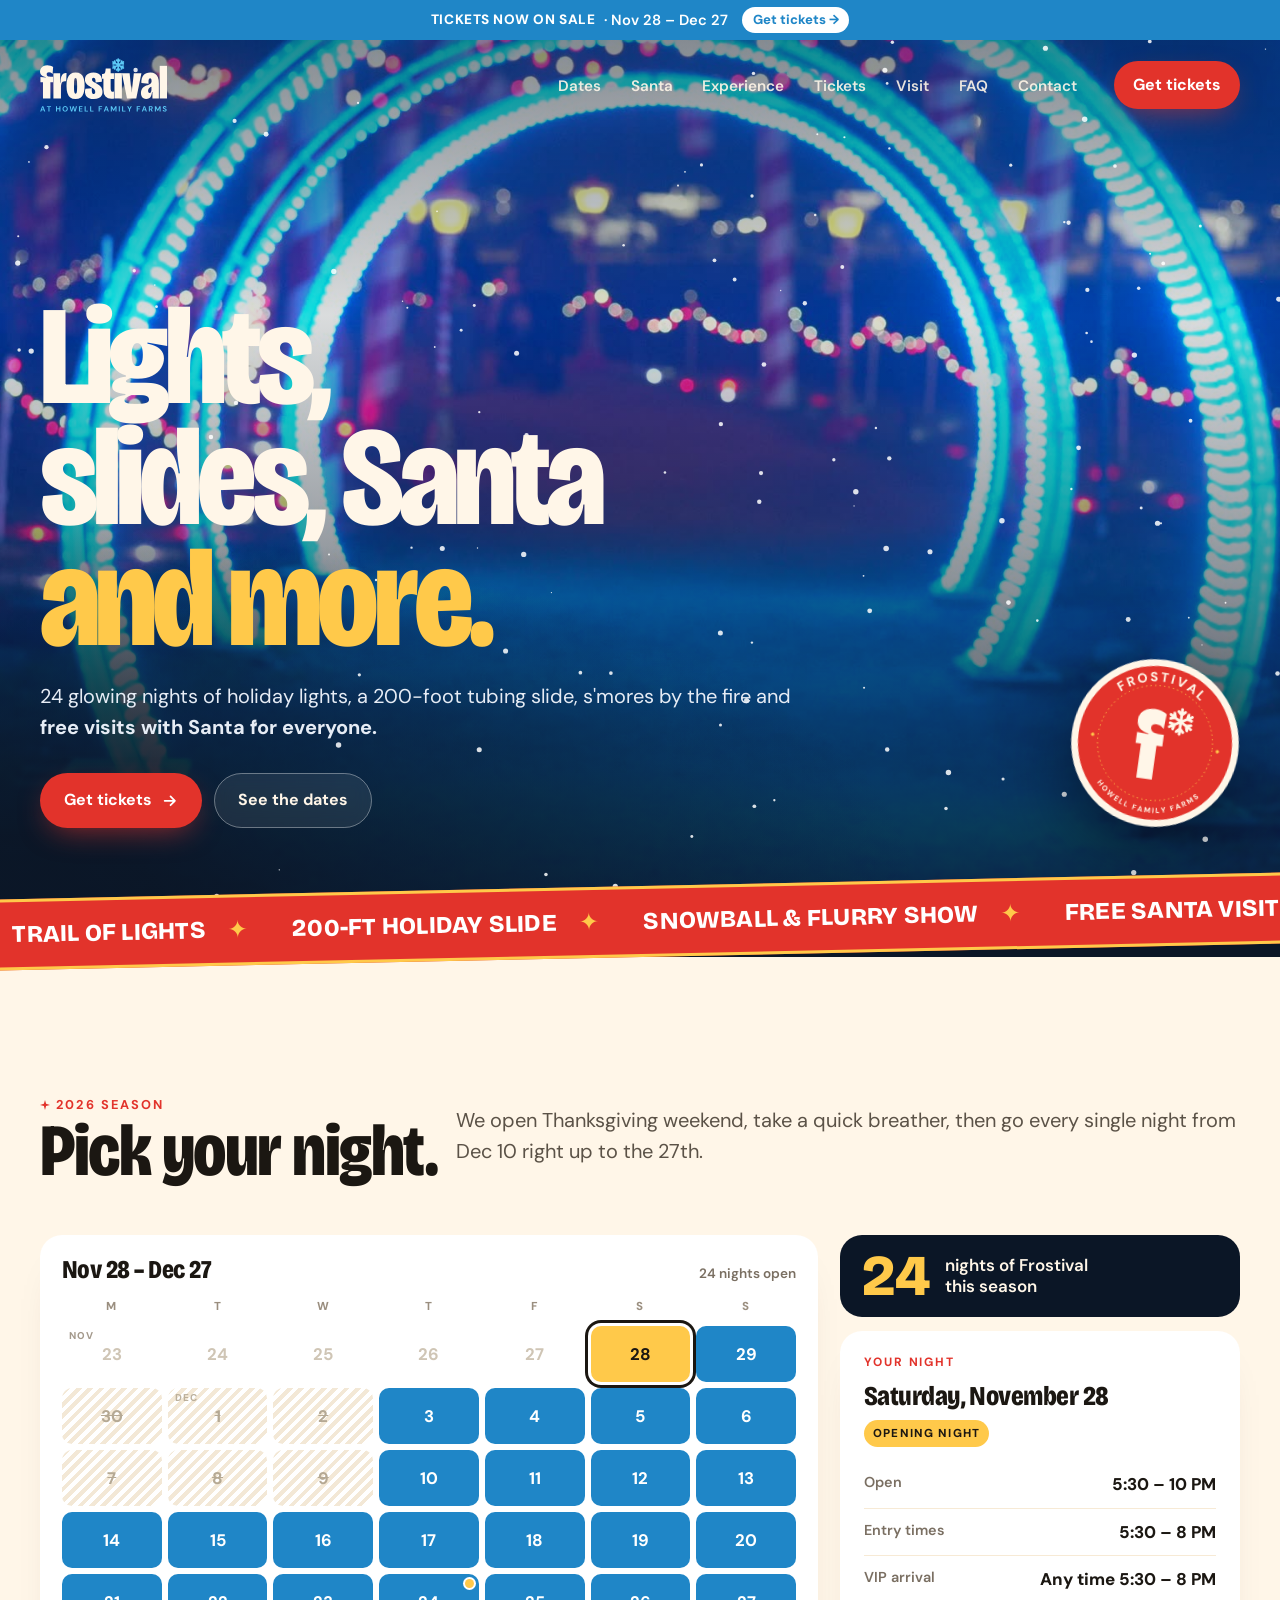
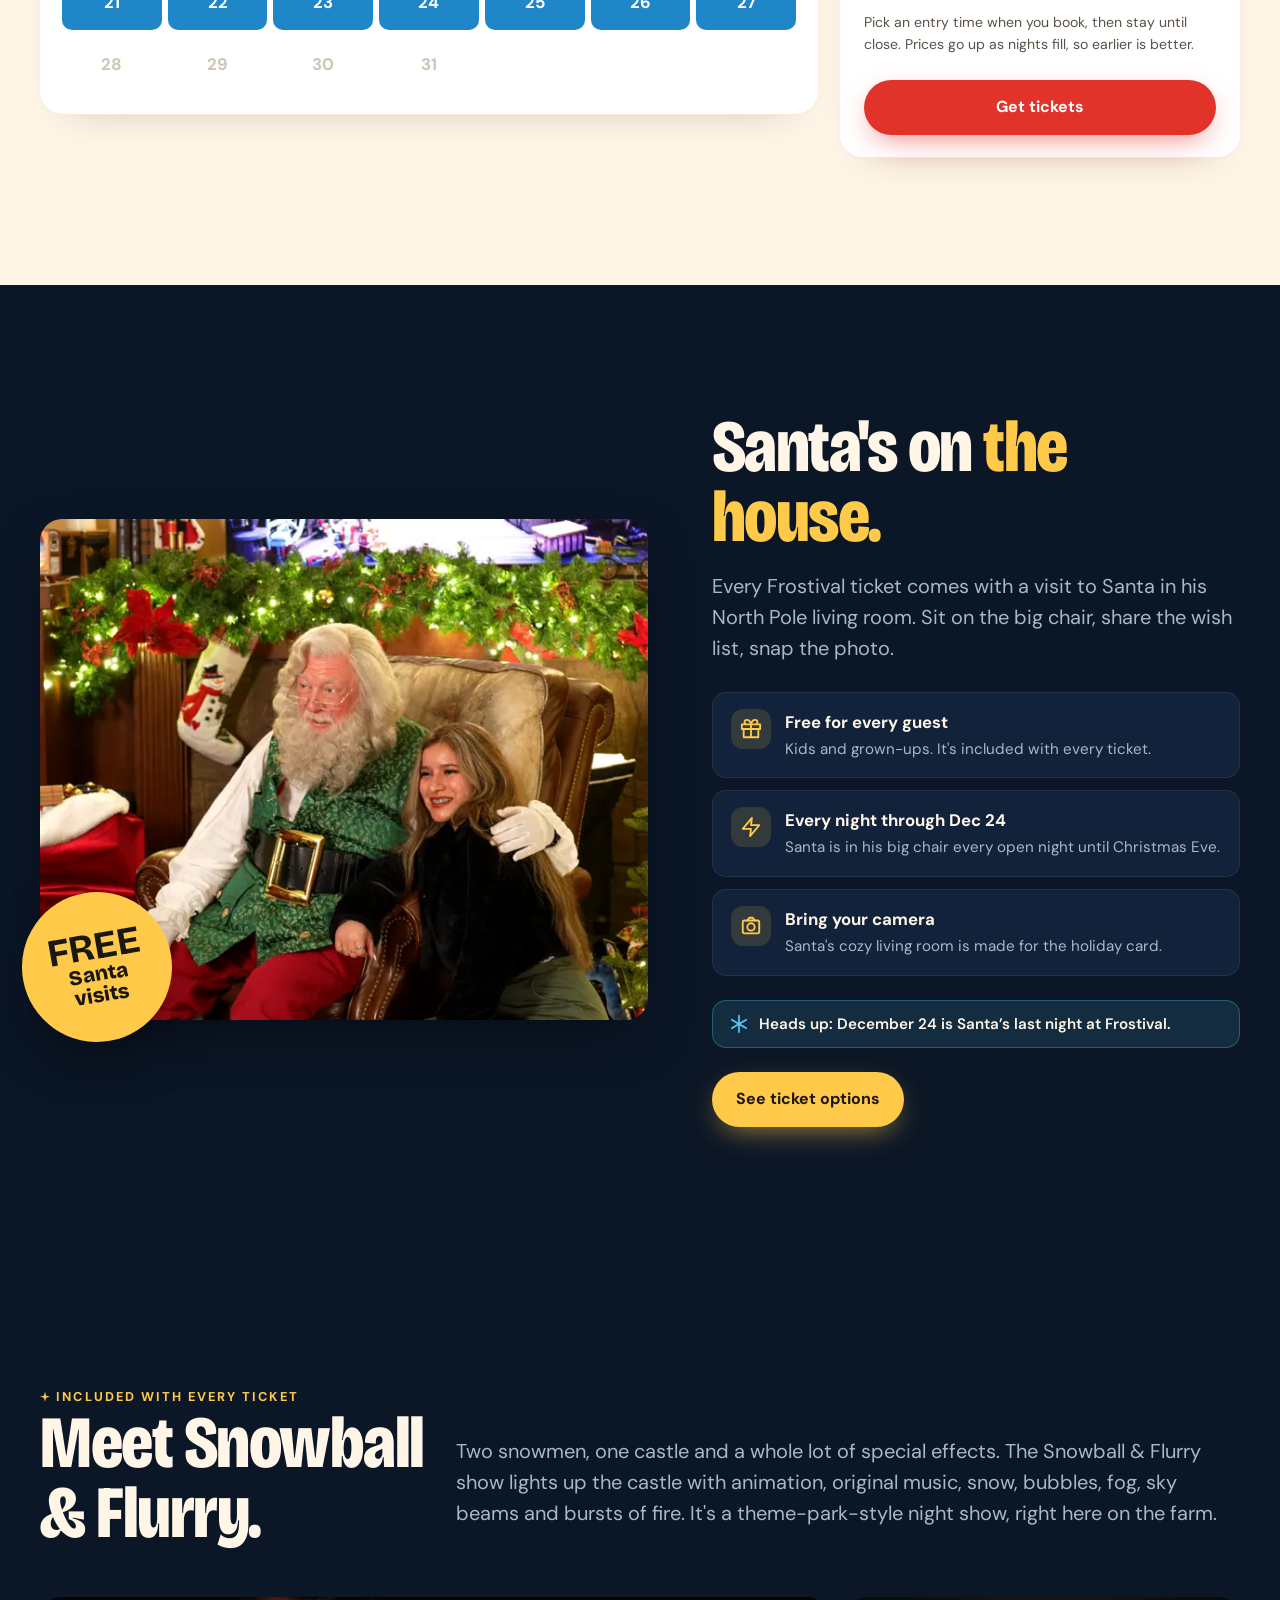
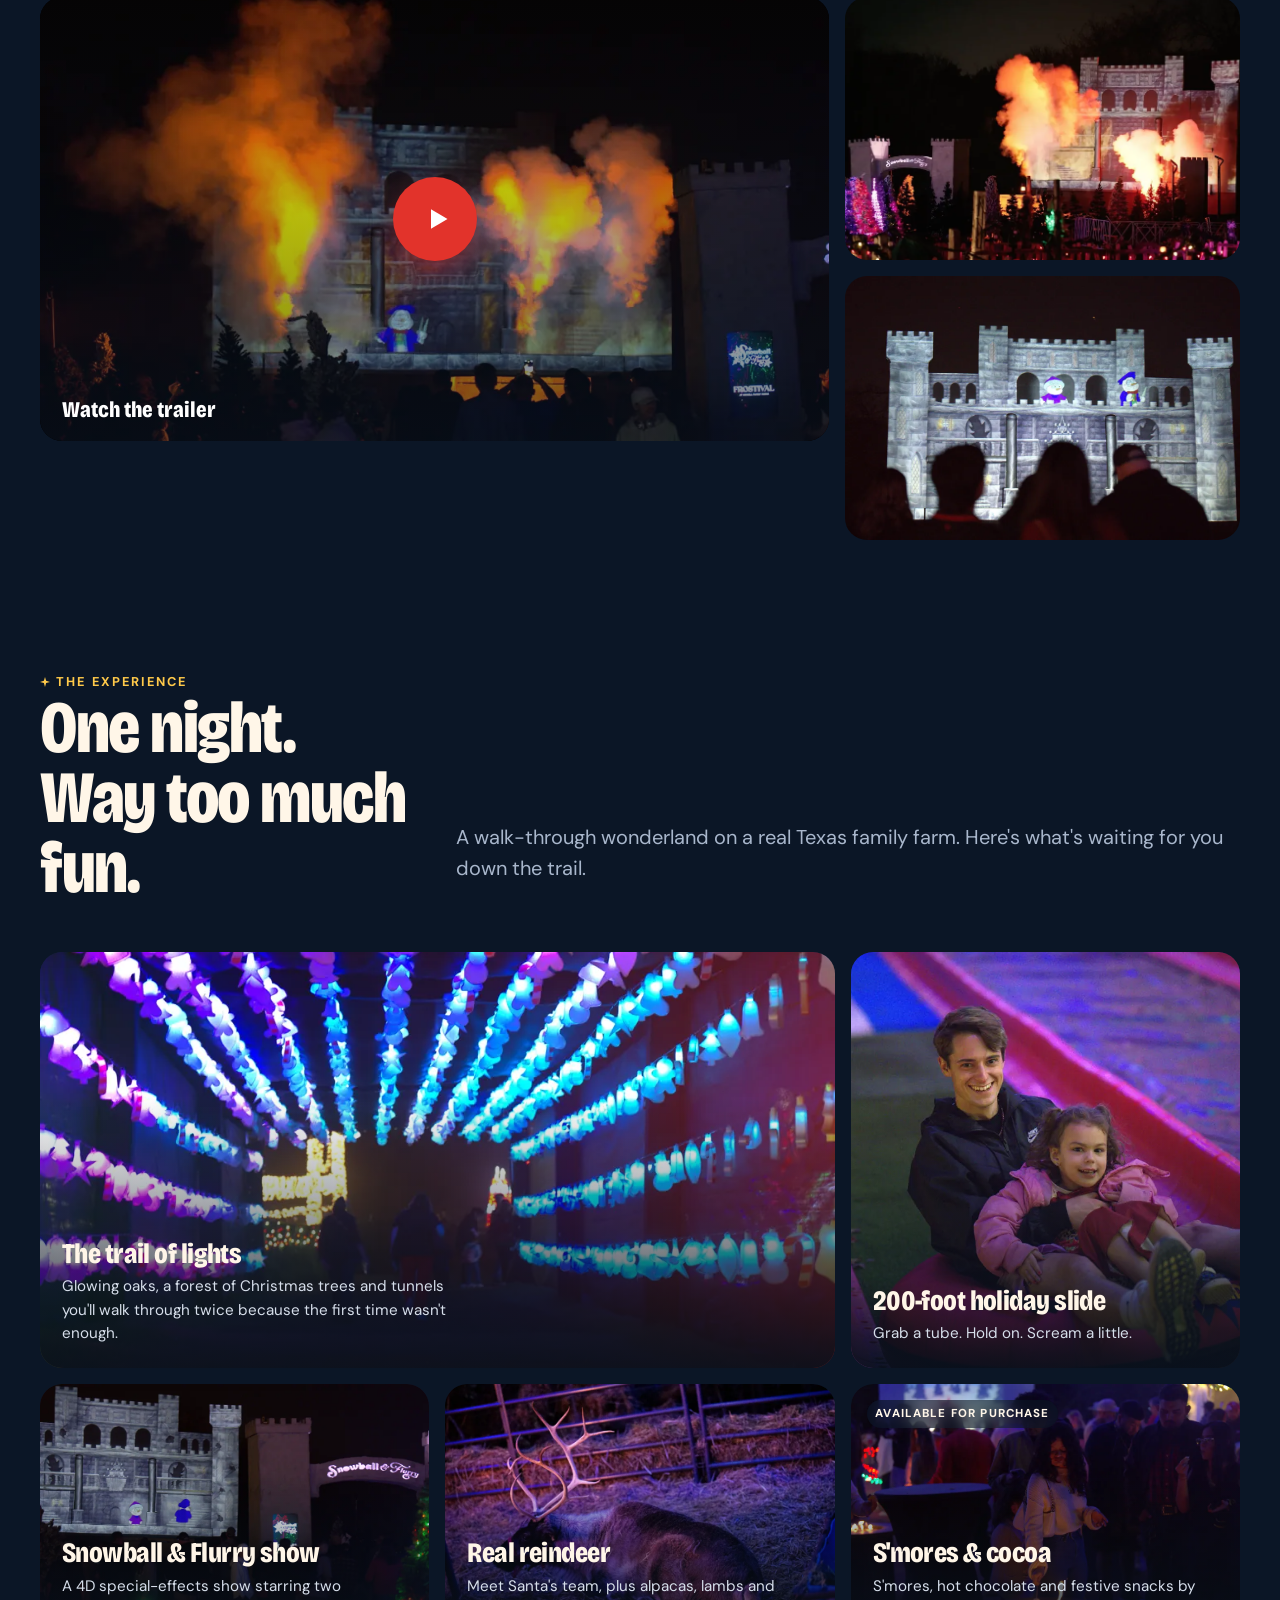
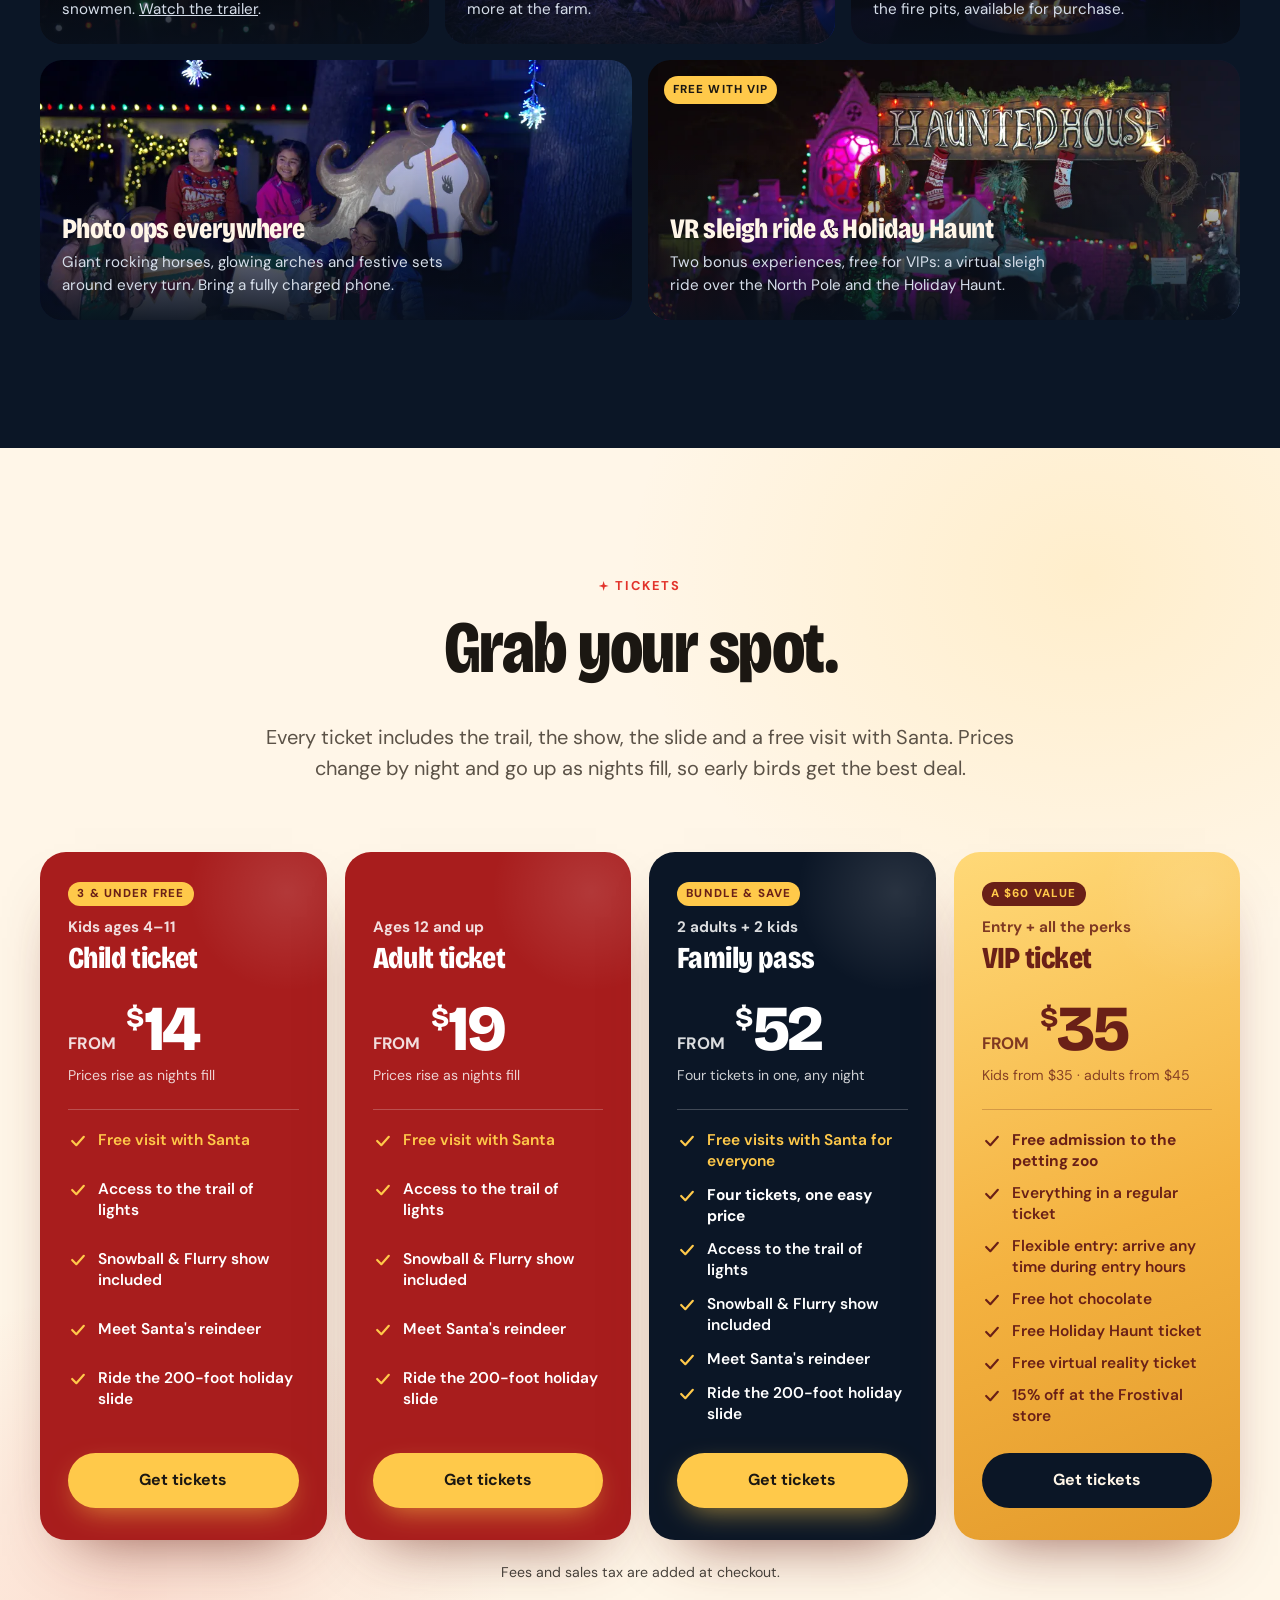
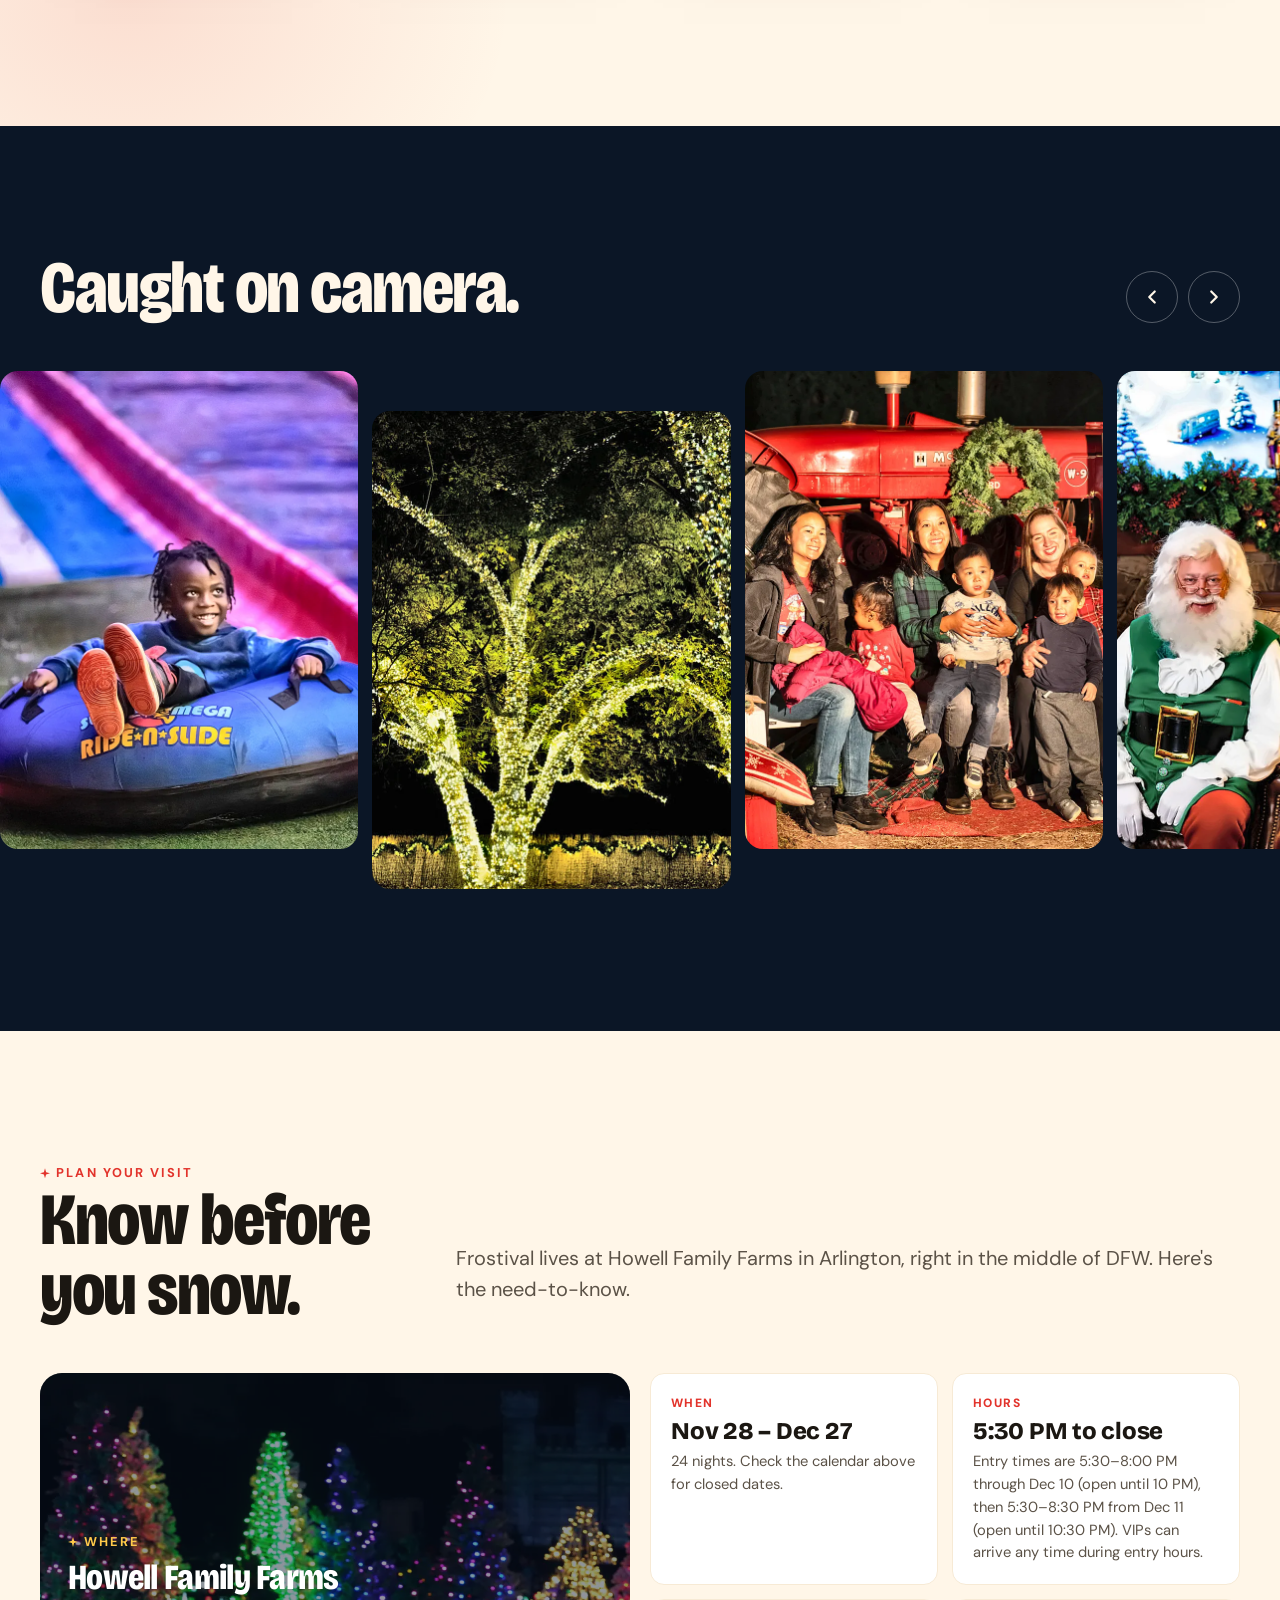
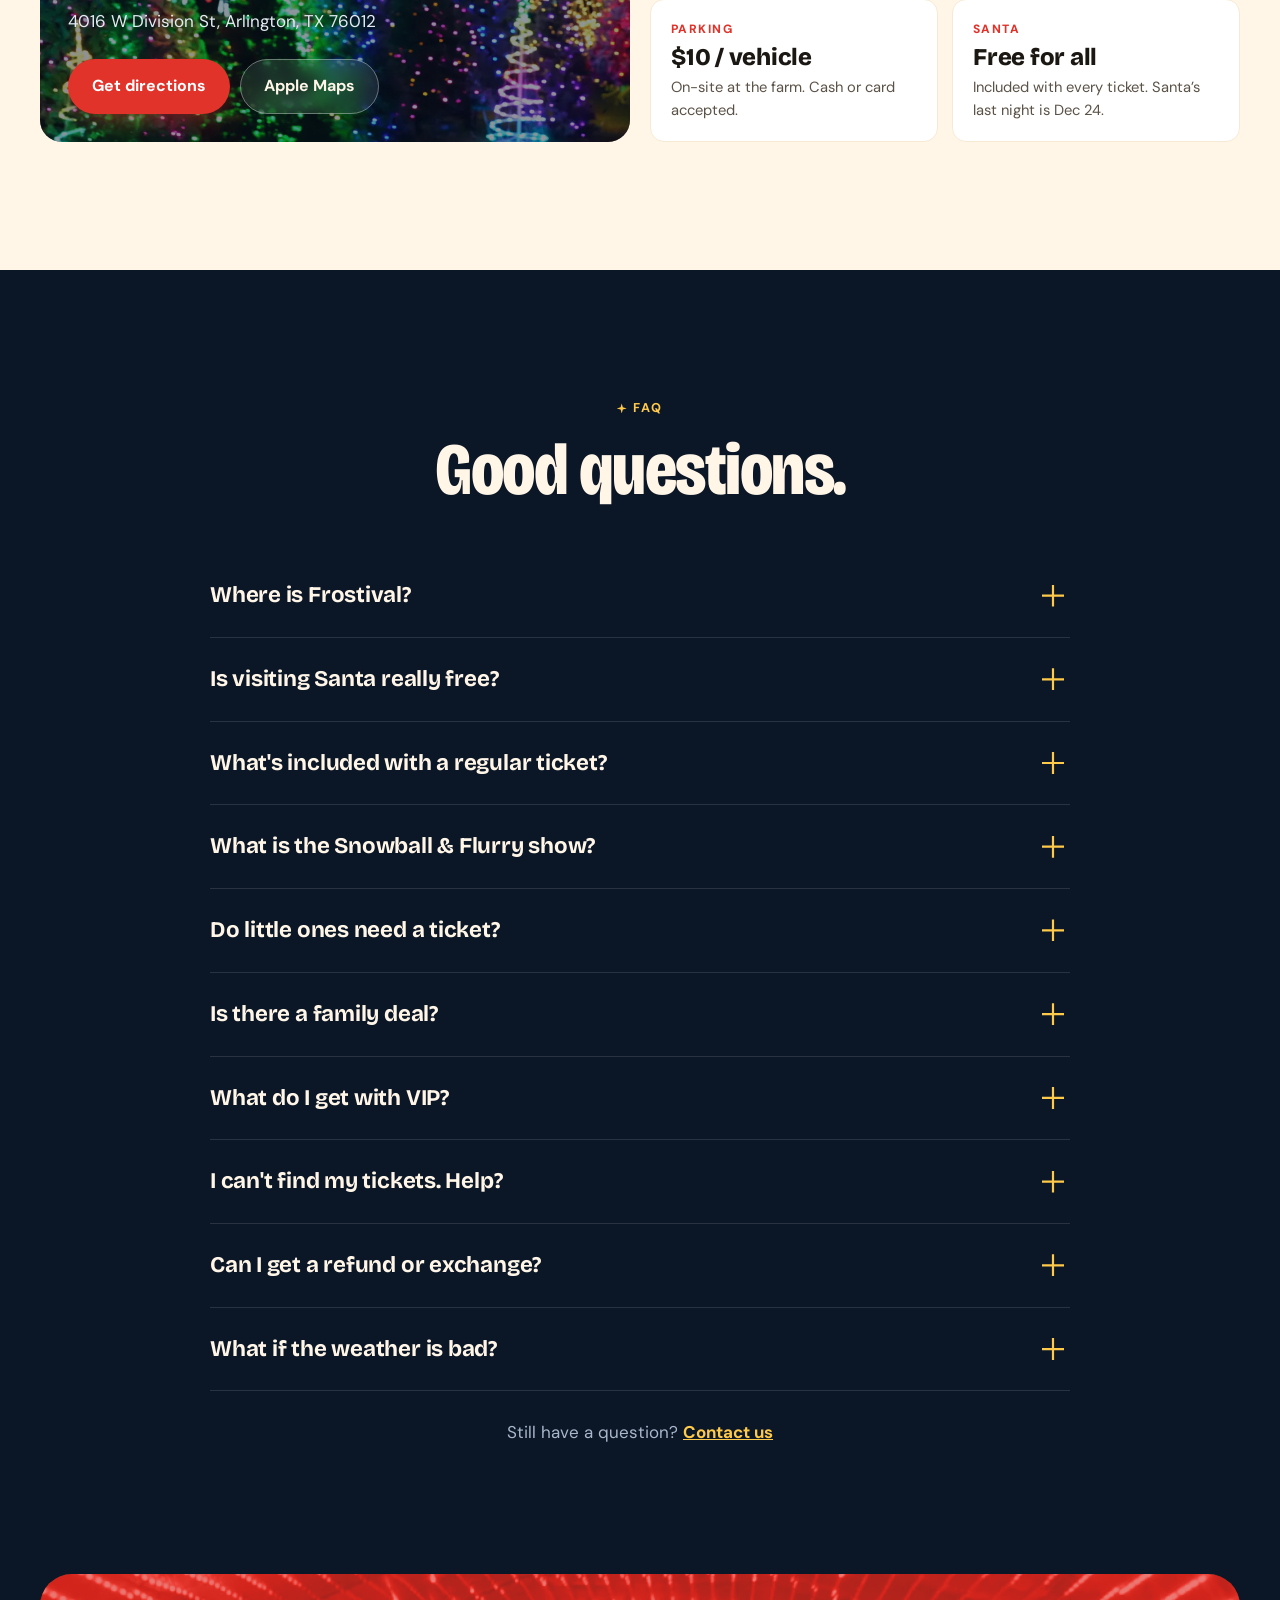
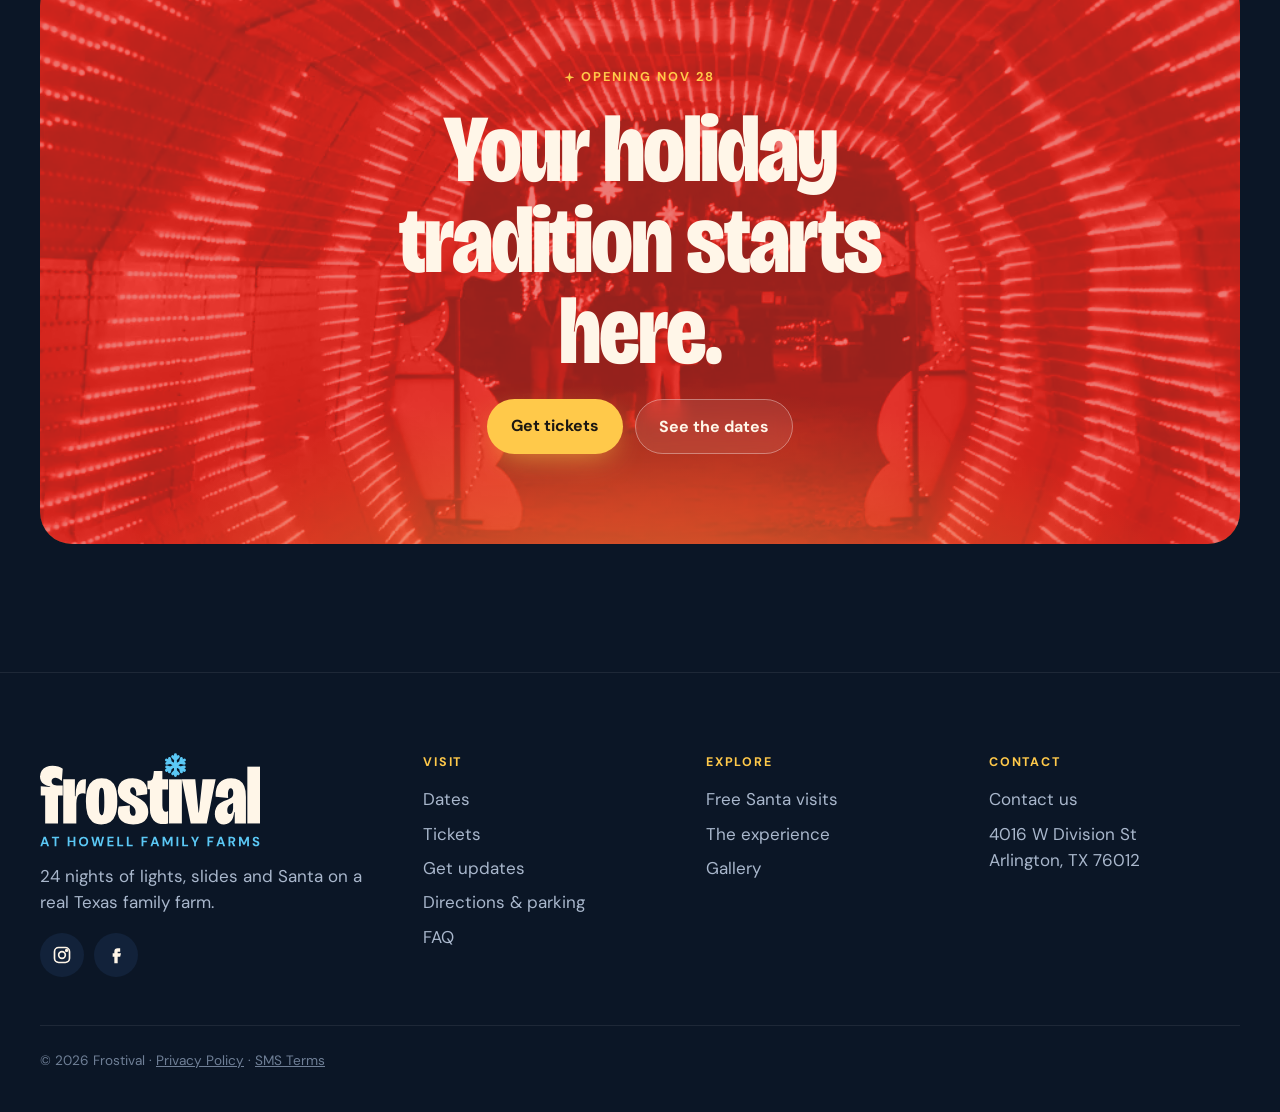
<file: gallery/index.html>
<!doctype html>
<html lang="en"><head><meta charset="utf-8"><title>Gallery | Frostival</title>
<meta name="robots" content="noindex"><link rel="canonical" href="https://frostivaltexas.com/#gallery">
<meta http-equiv="refresh" content="0; url=/#gallery">
<script>location.replace("/#gallery" + location.hash);</script>
</head><body style="background:#0B1626;color:#FFF6E8;font-family:sans-serif;padding:40px">
<p>This page has moved. <a href="/#gallery" style="color:#FFC94A">Continue to Frostival</a>.</p></body></html>
</file>
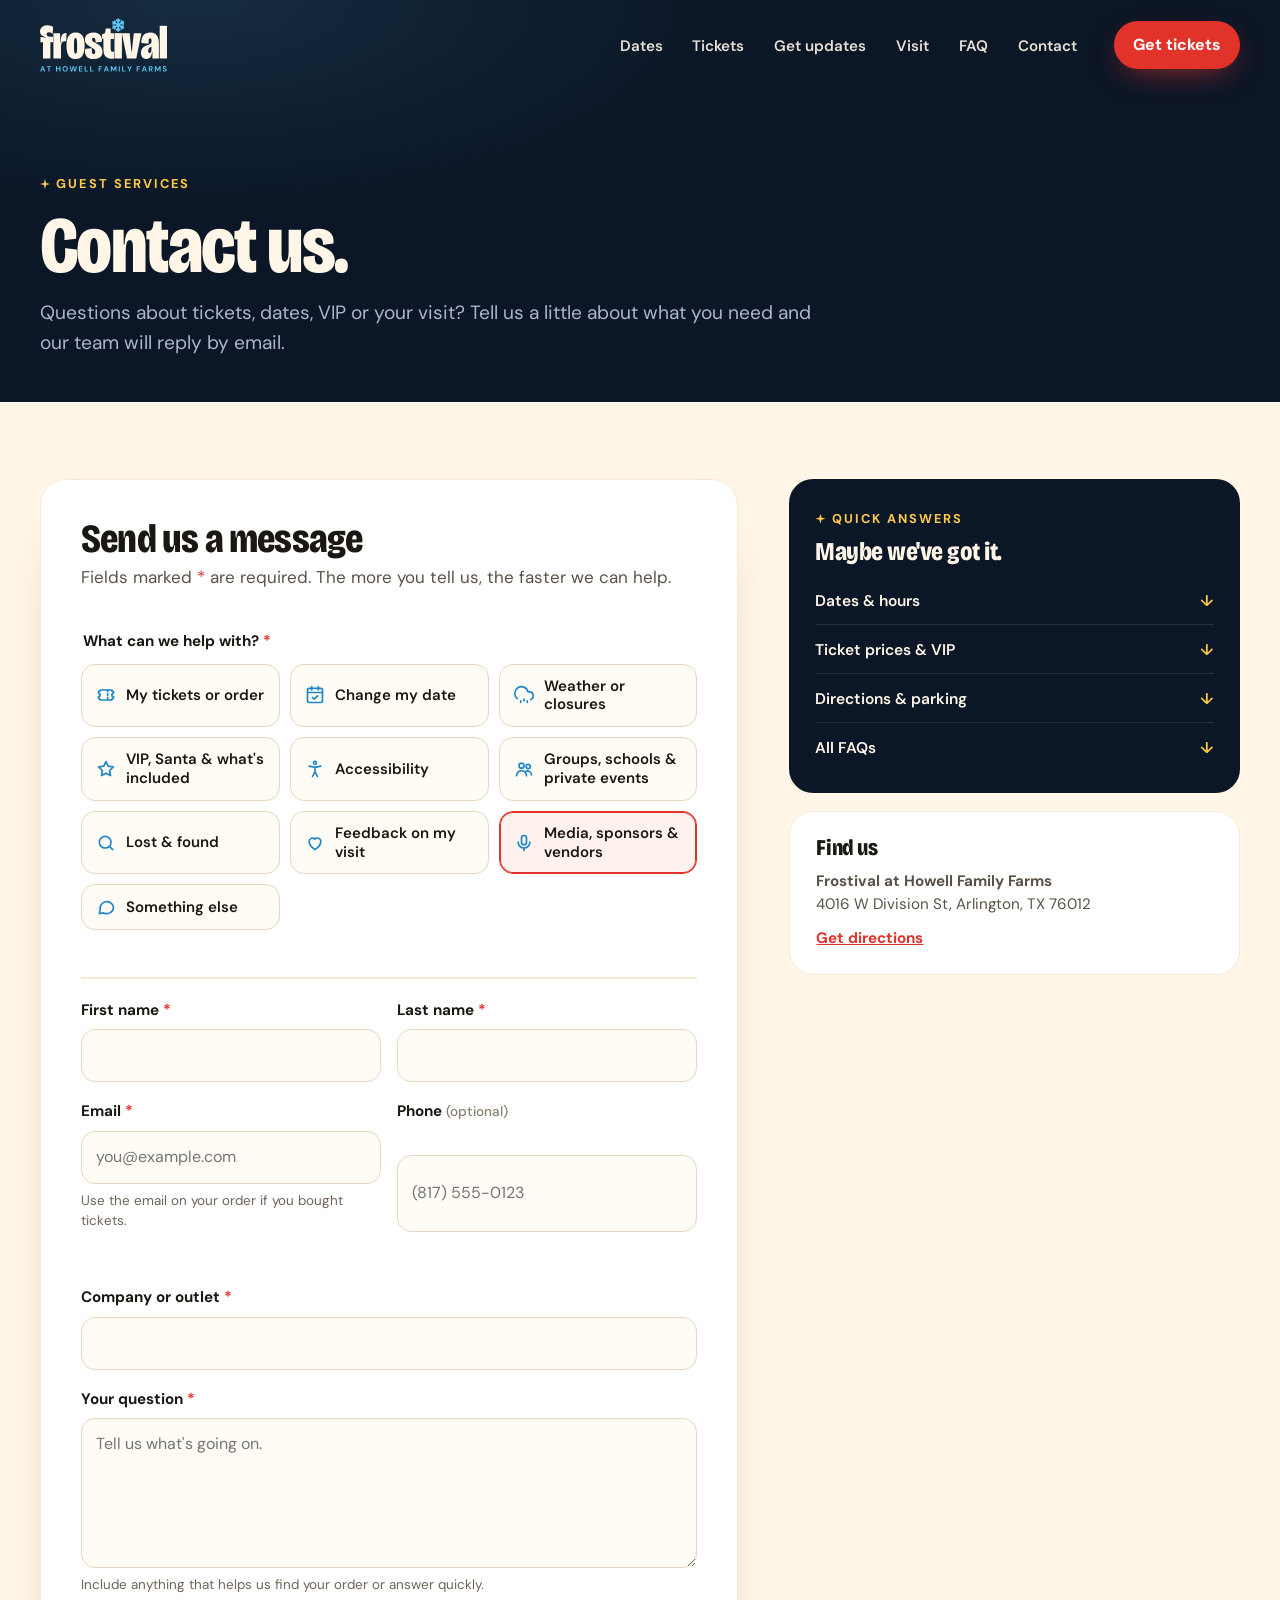
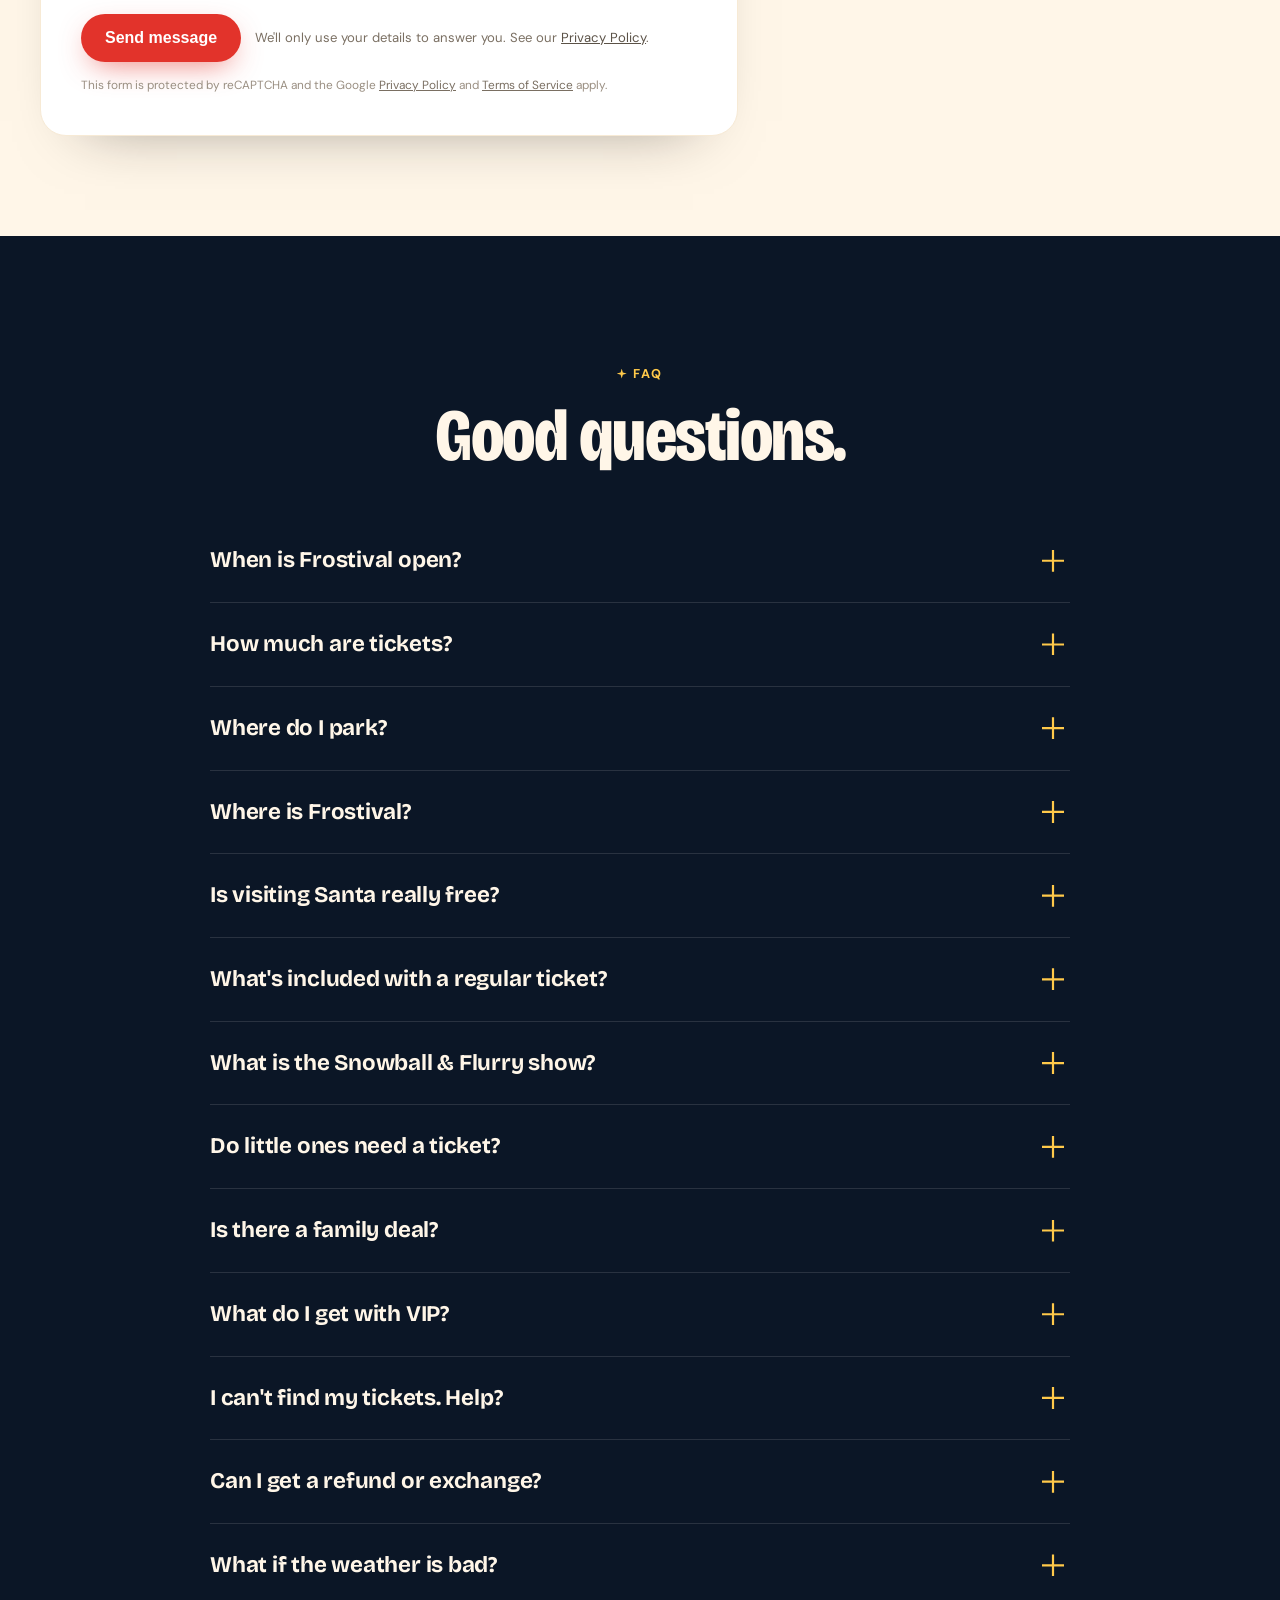
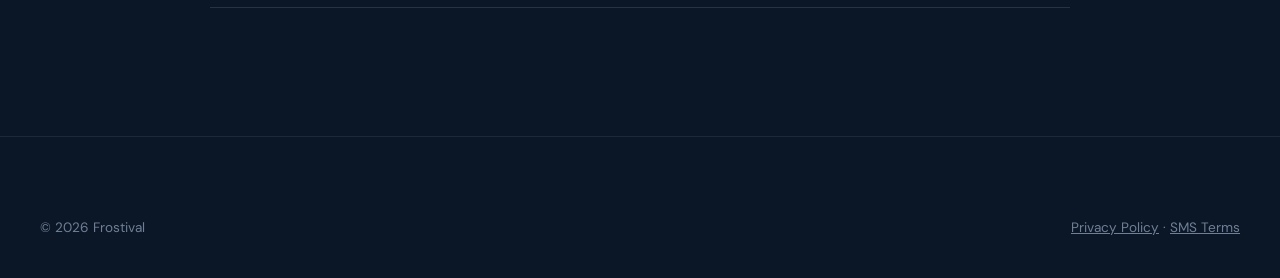
<file: media-kit/index.html>
<!doctype html>
<html lang="en"><head><meta charset="utf-8"><title>Media | Frostival</title>
<meta name="robots" content="noindex"><link rel="canonical" href="https://frostivaltexas.com/contact/?topic=partner">
<meta http-equiv="refresh" content="0; url=/contact/?topic=partner">
<script>location.replace("/contact/?topic=partner" + location.hash);</script>
</head><body style="background:#0B1626;color:#FFF6E8;font-family:sans-serif;padding:40px">
<p>This page has moved. <a href="/contact/?topic=partner" style="color:#FFC94A">Continue to Frostival</a>.</p></body></html>
</file>
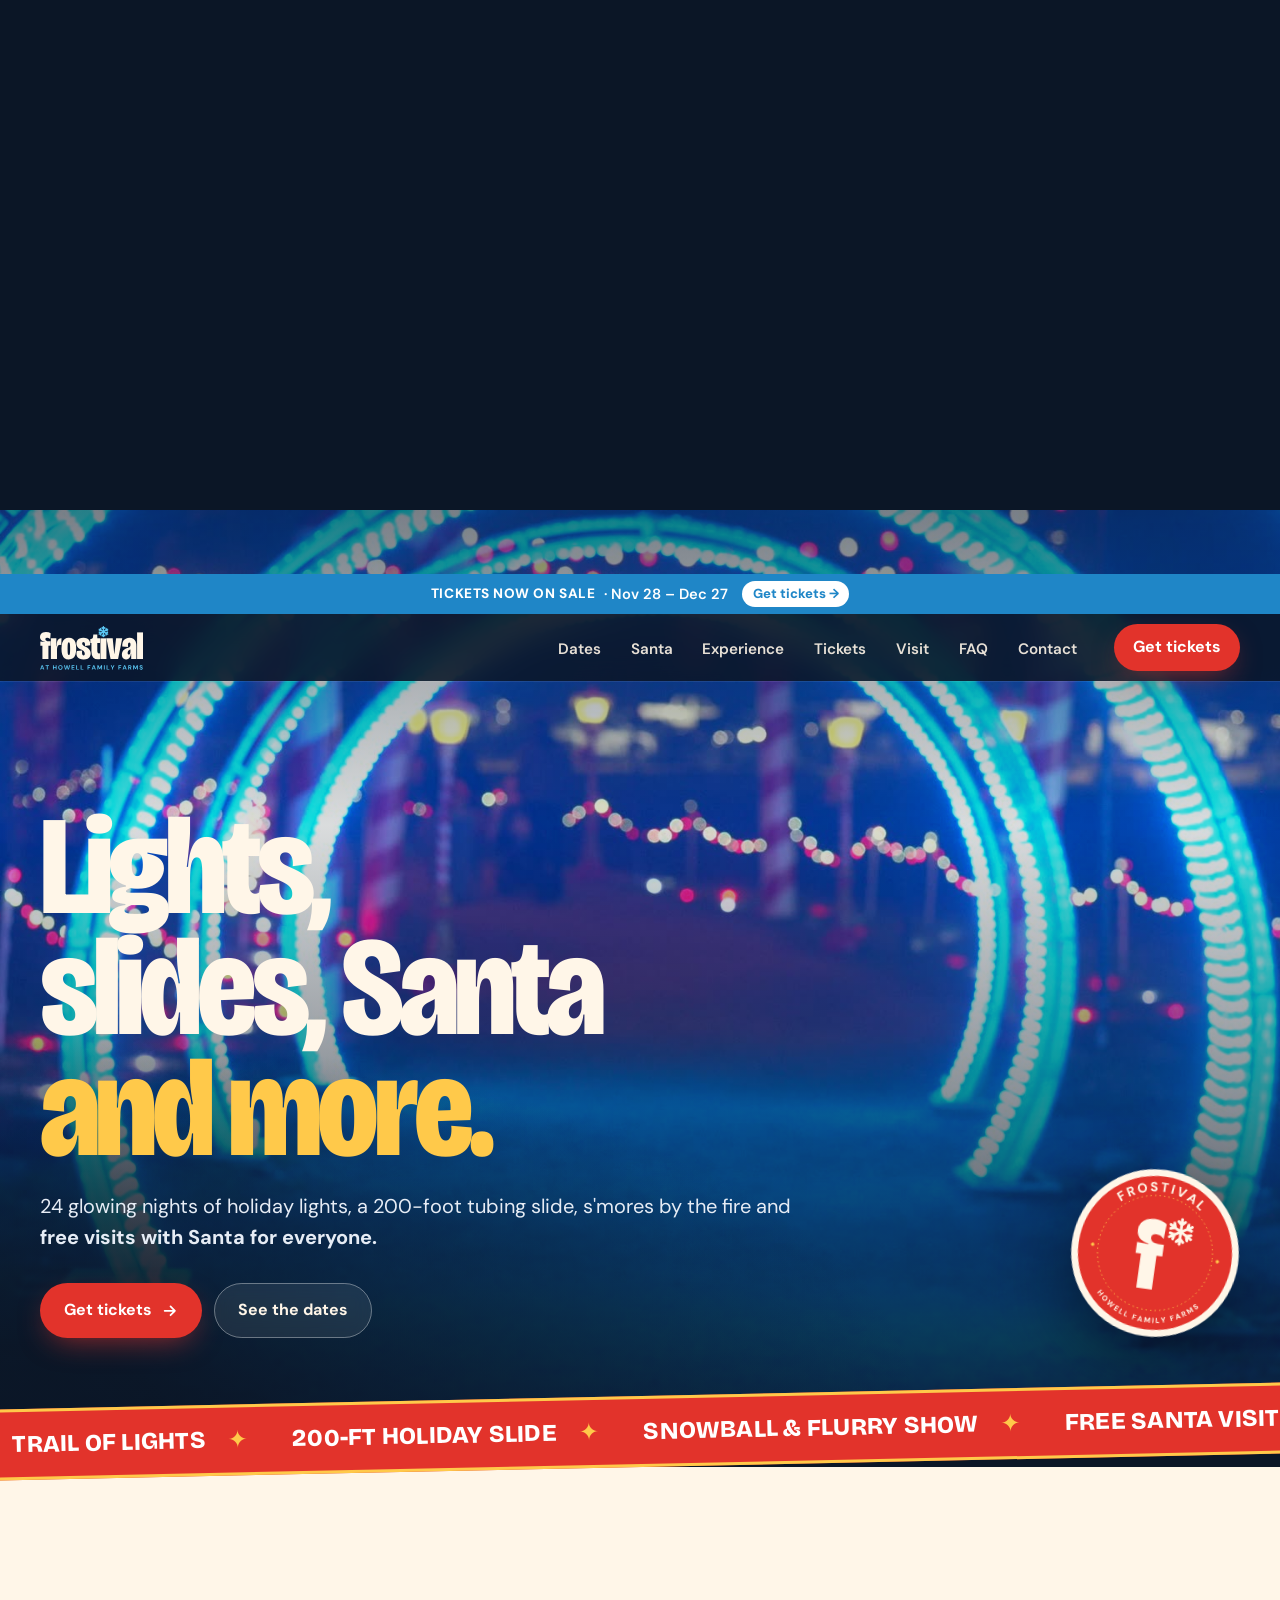
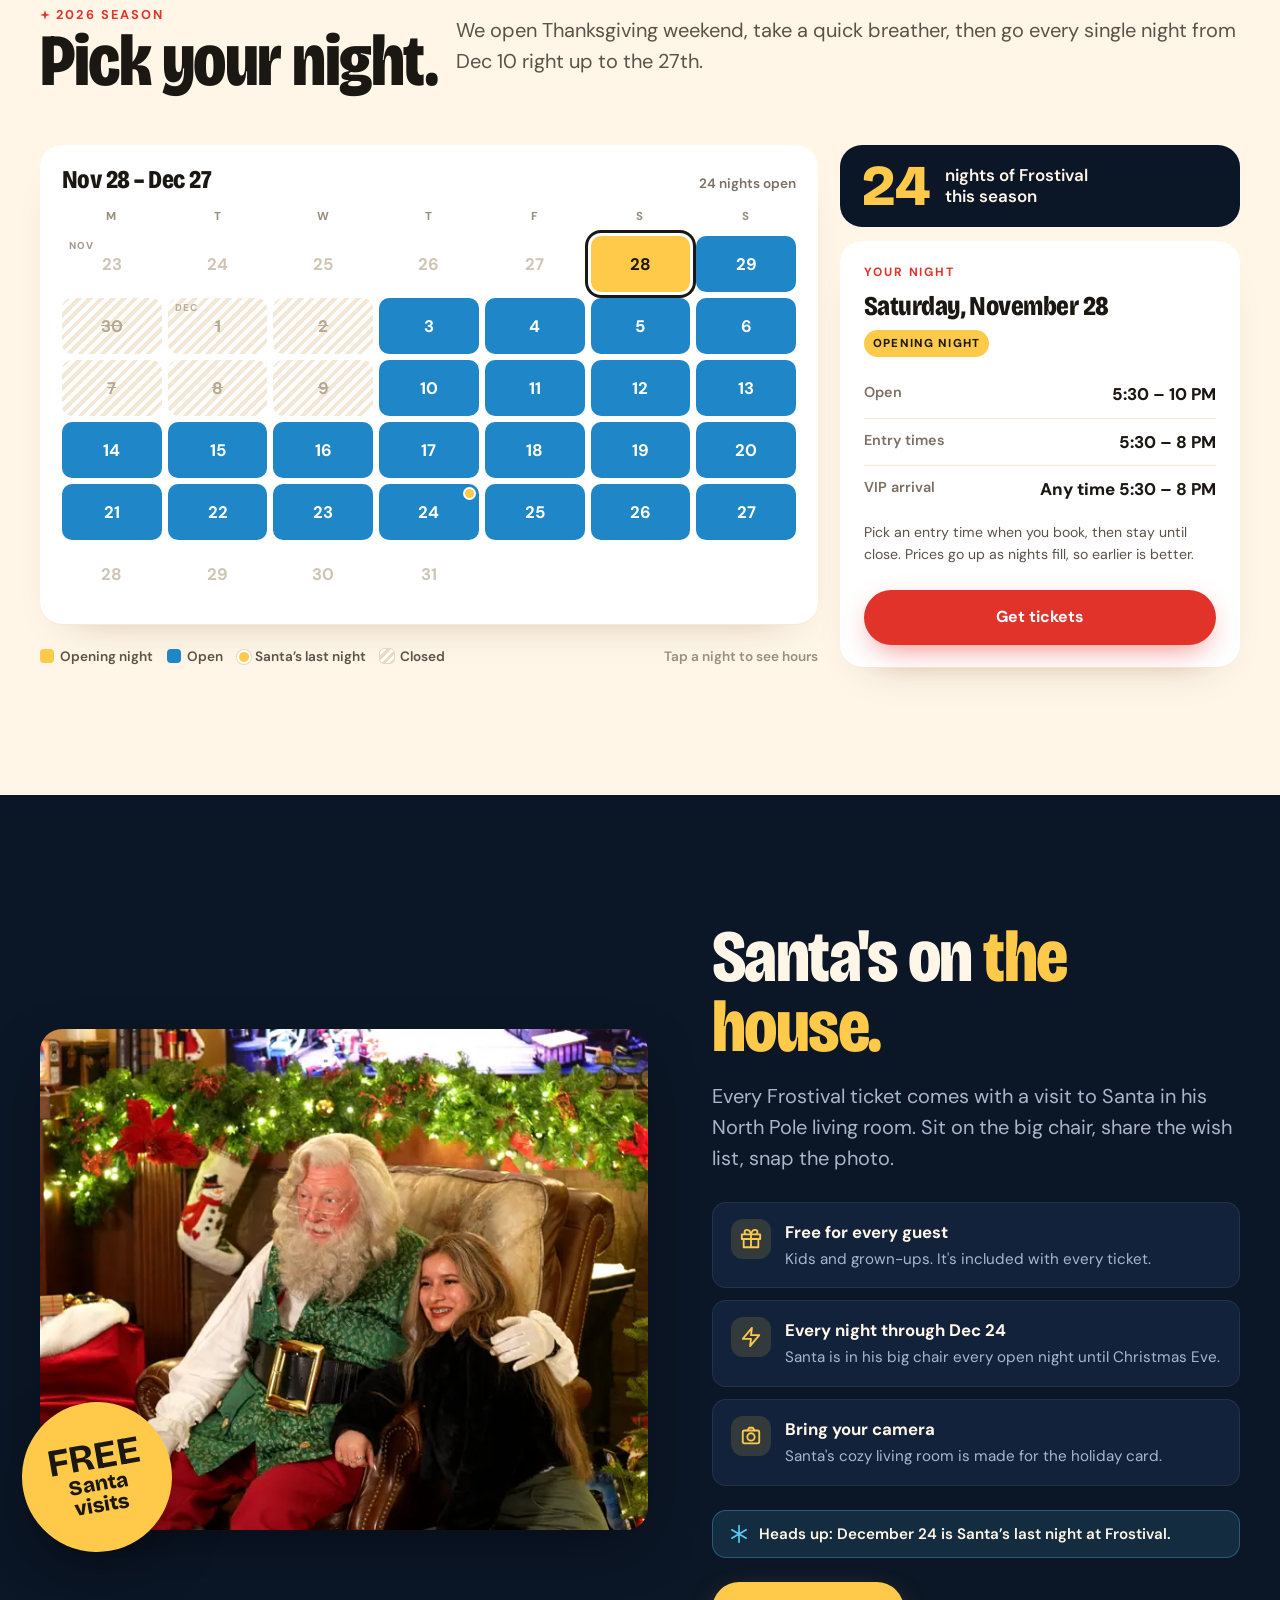
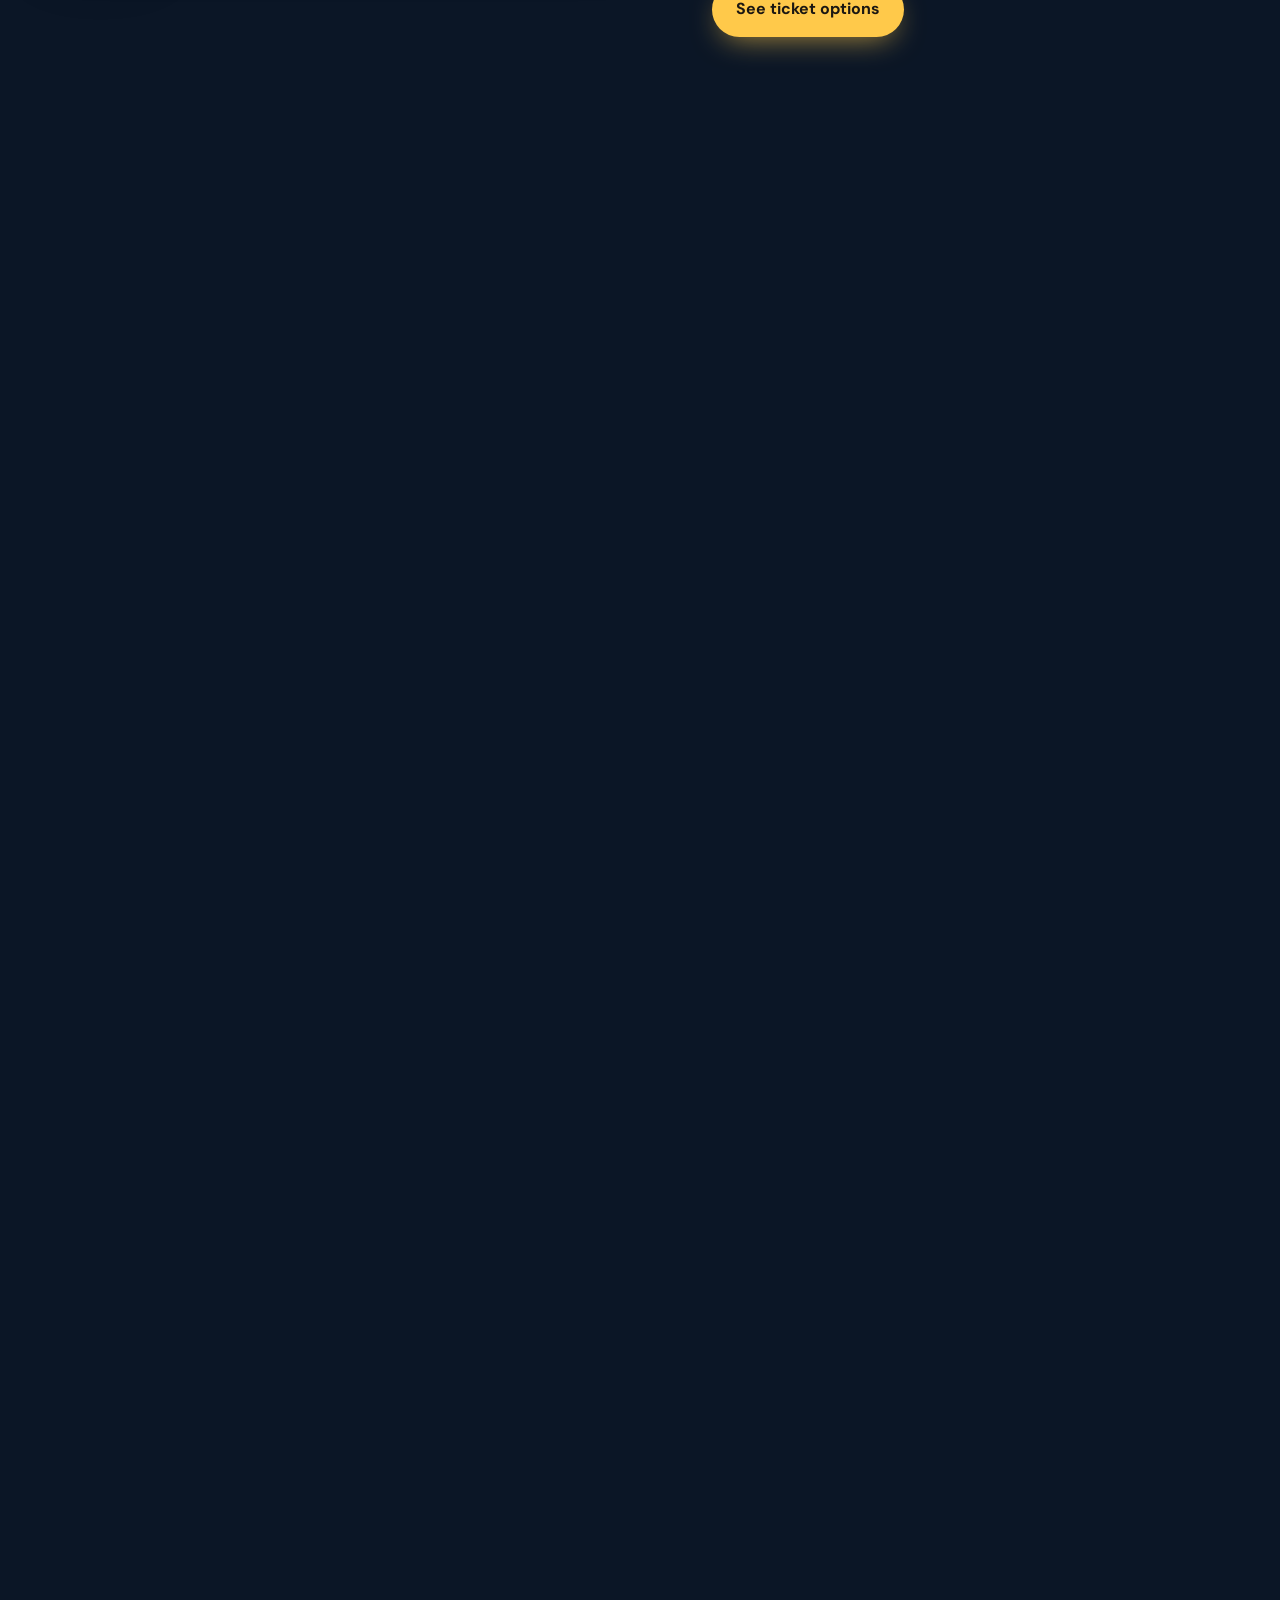
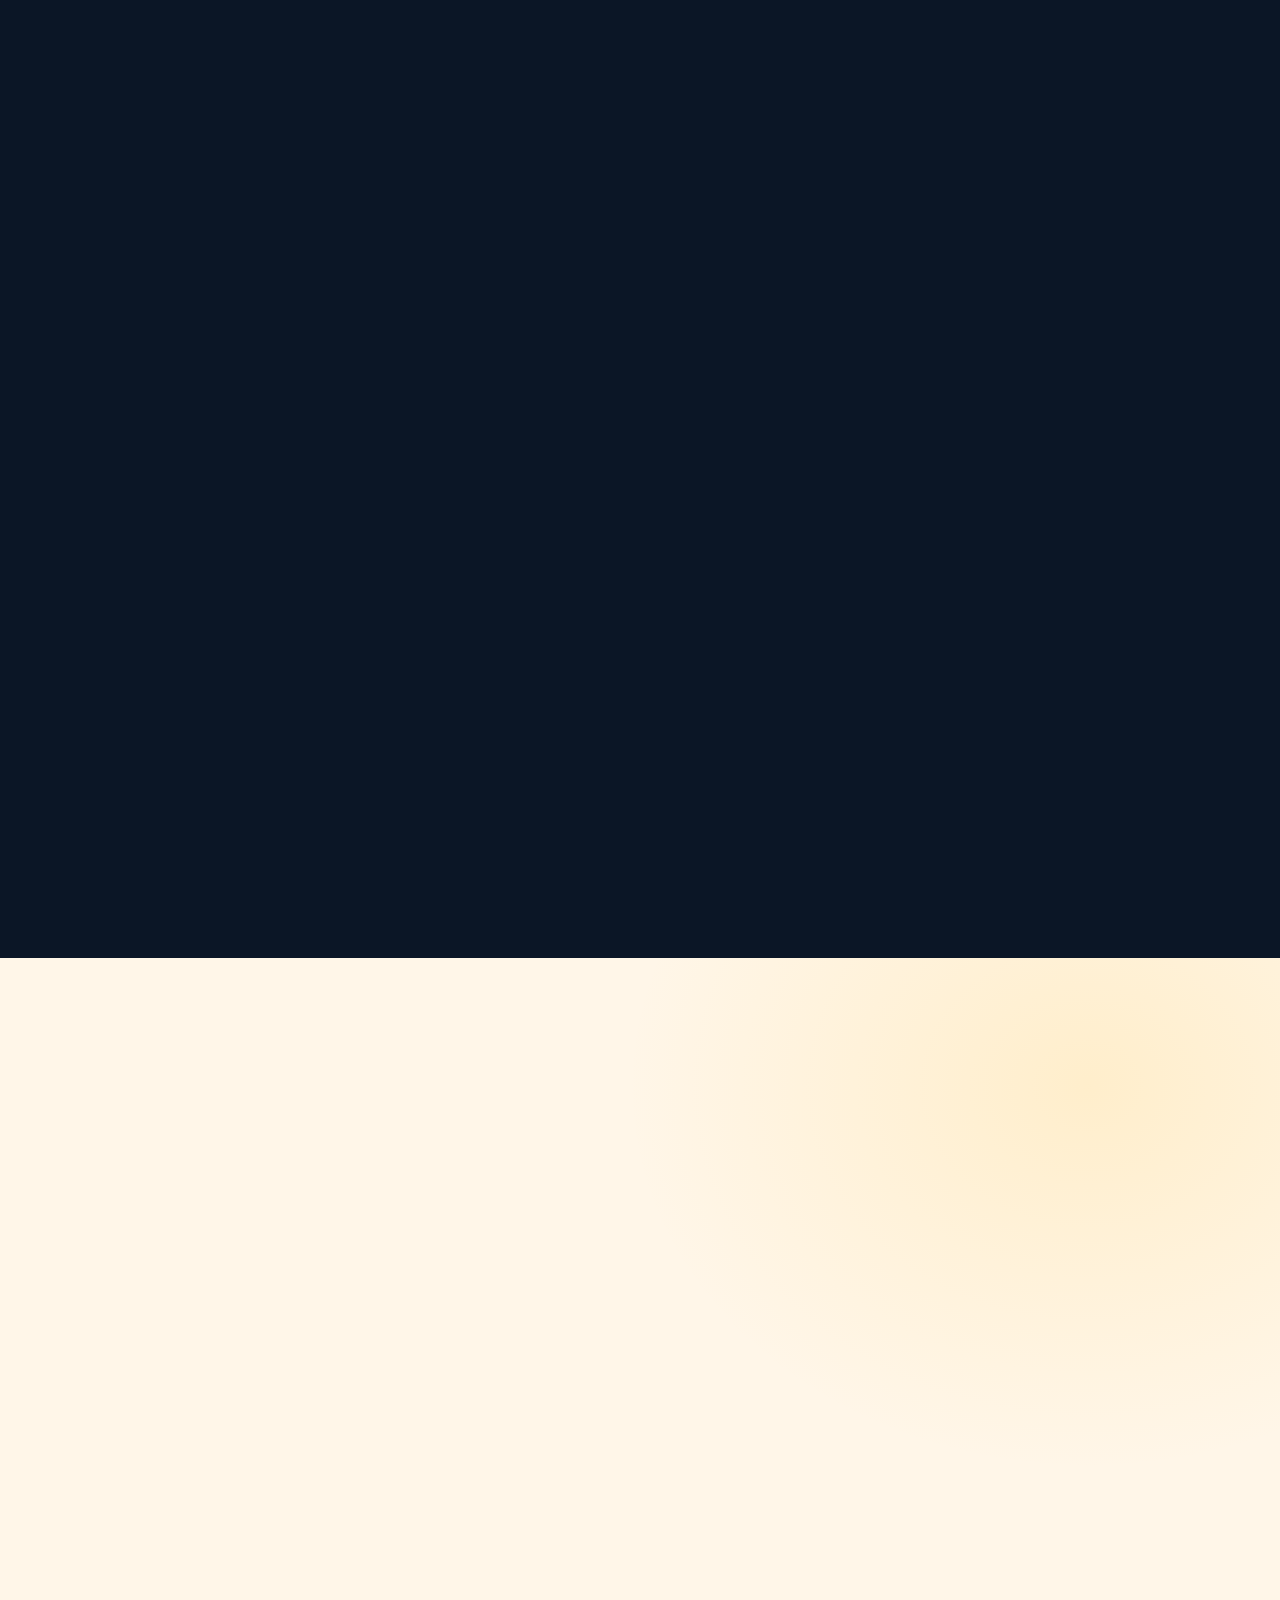
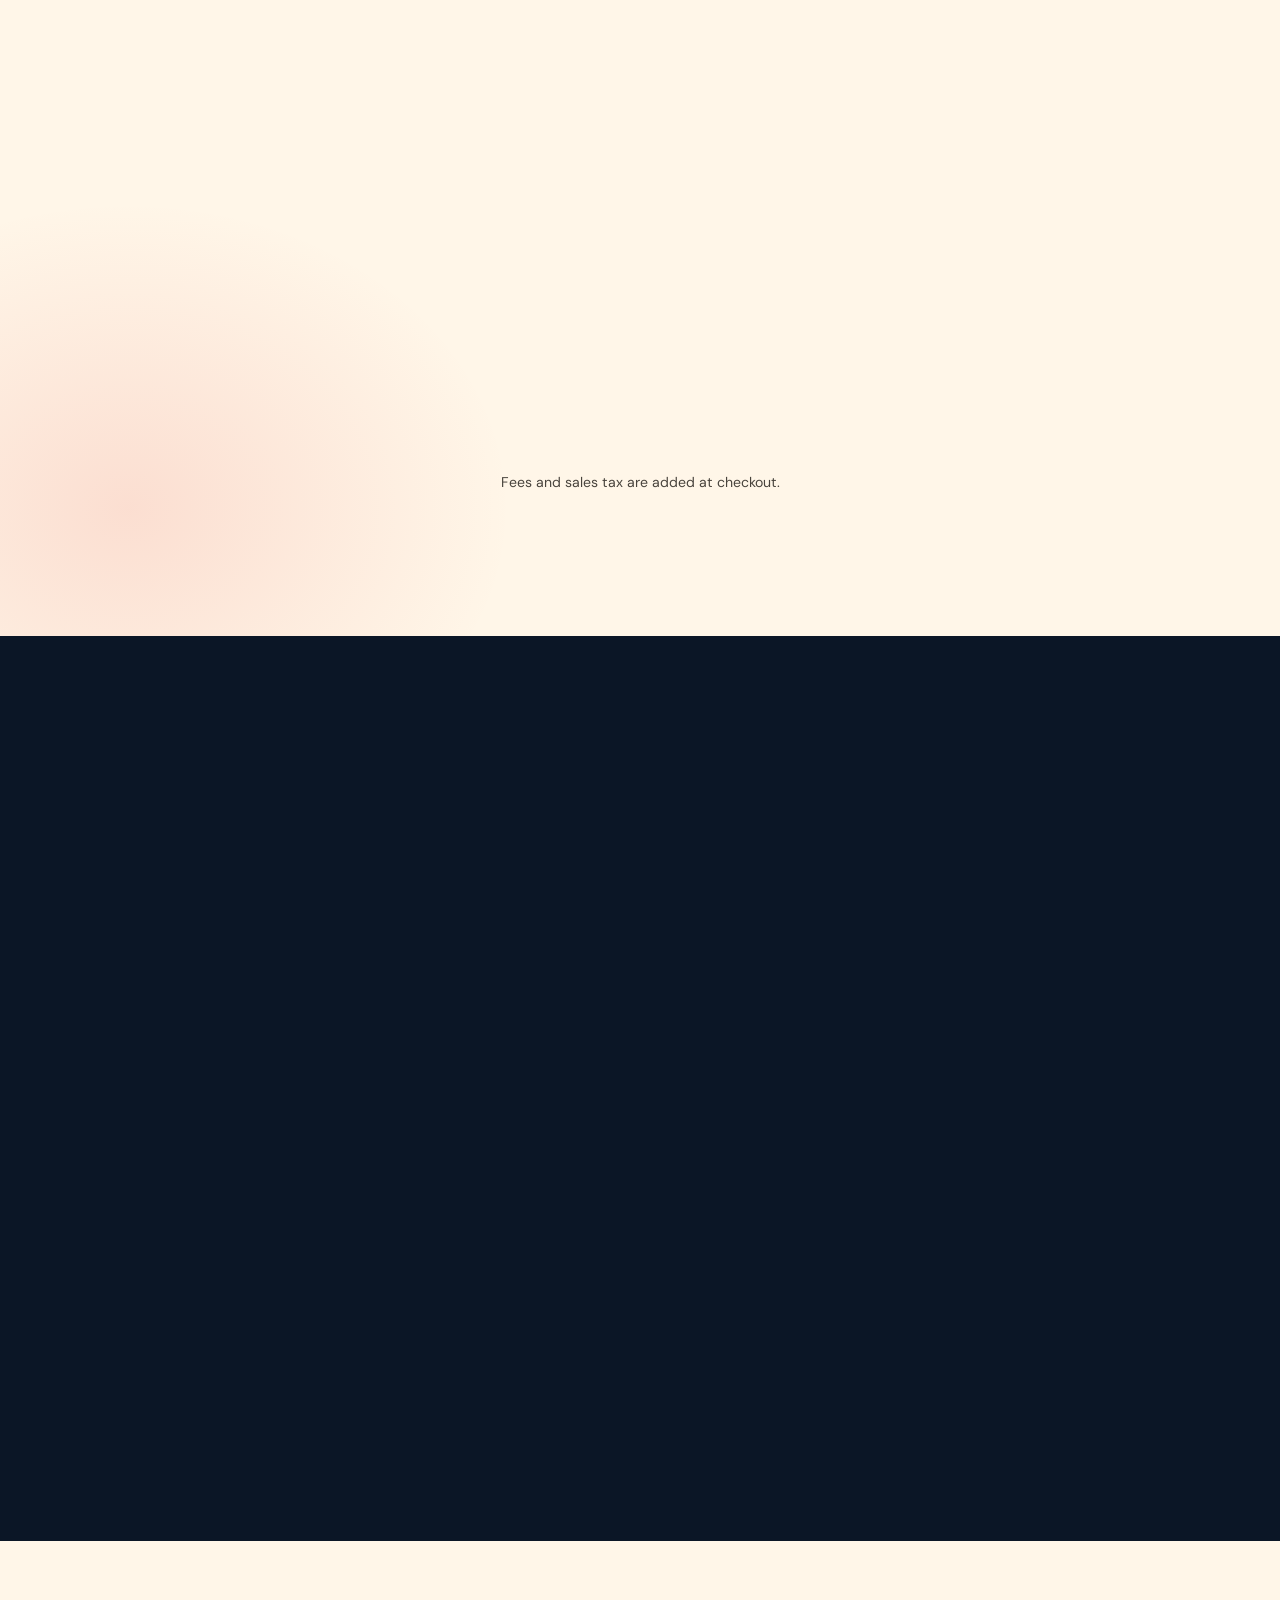
<file: presale/index.html>
<!doctype html>
<html lang="en">
<head>
<meta charset="utf-8">
<!-- Google Tag Manager -->
<script>(function(w,d,s,l,i){w[l]=w[l]||[];w[l].push({'gtm.start':
new Date().getTime(),event:'gtm.js'});var f=d.getElementsByTagName(s)[0],
j=d.createElement(s),dl=l!='dataLayer'?'&l='+l:'';j.async=true;j.src=
'https://www.googletagmanager.com/gtm.js?id='+i+dl;f.parentNode.insertBefore(j,f);
})(window,document,'script','dataLayer','GTM-TSJ5MGGJ');</script>
<!-- End Google Tag Manager -->

<!-- The flyer and A-frame QR codes point here. The Early Pass presale was cancelled (2 Nov 2026), so this sends guests to the homepage. -->
<meta name="viewport" content="width=device-width, initial-scale=1, viewport-fit=cover">
<title>Frostival</title>
<meta name="robots" content="noindex">
<meta name="theme-color" content="#0B1626">
<meta http-equiv="refresh" content="1;url=/">
<link rel="icon" href="/assets/logo/favicon.svg" type="image/svg+xml">
<style>
  html,body{margin:0;min-height:100%;background:#0B1626;color:#FFF6E8;font:16px/1.5 "DM Sans",Arial,sans-serif}
  main{min-height:100vh;display:grid;place-items:center;text-align:center;padding:24px 16px}
  a{color:#FFC94A;font-weight:700}
</style>
</head>
<body>
<main>
  <p>Taking you to Frostival…<br><a href="/">Tap here if nothing happens</a></p>
</main>
<script>
  var TARGET = '/';
  window.dataLayer.push({ event: 'presale_redirect' });
  setTimeout(function () { location.replace(TARGET); }, 300);
</script>
</body>
</html>
</file>
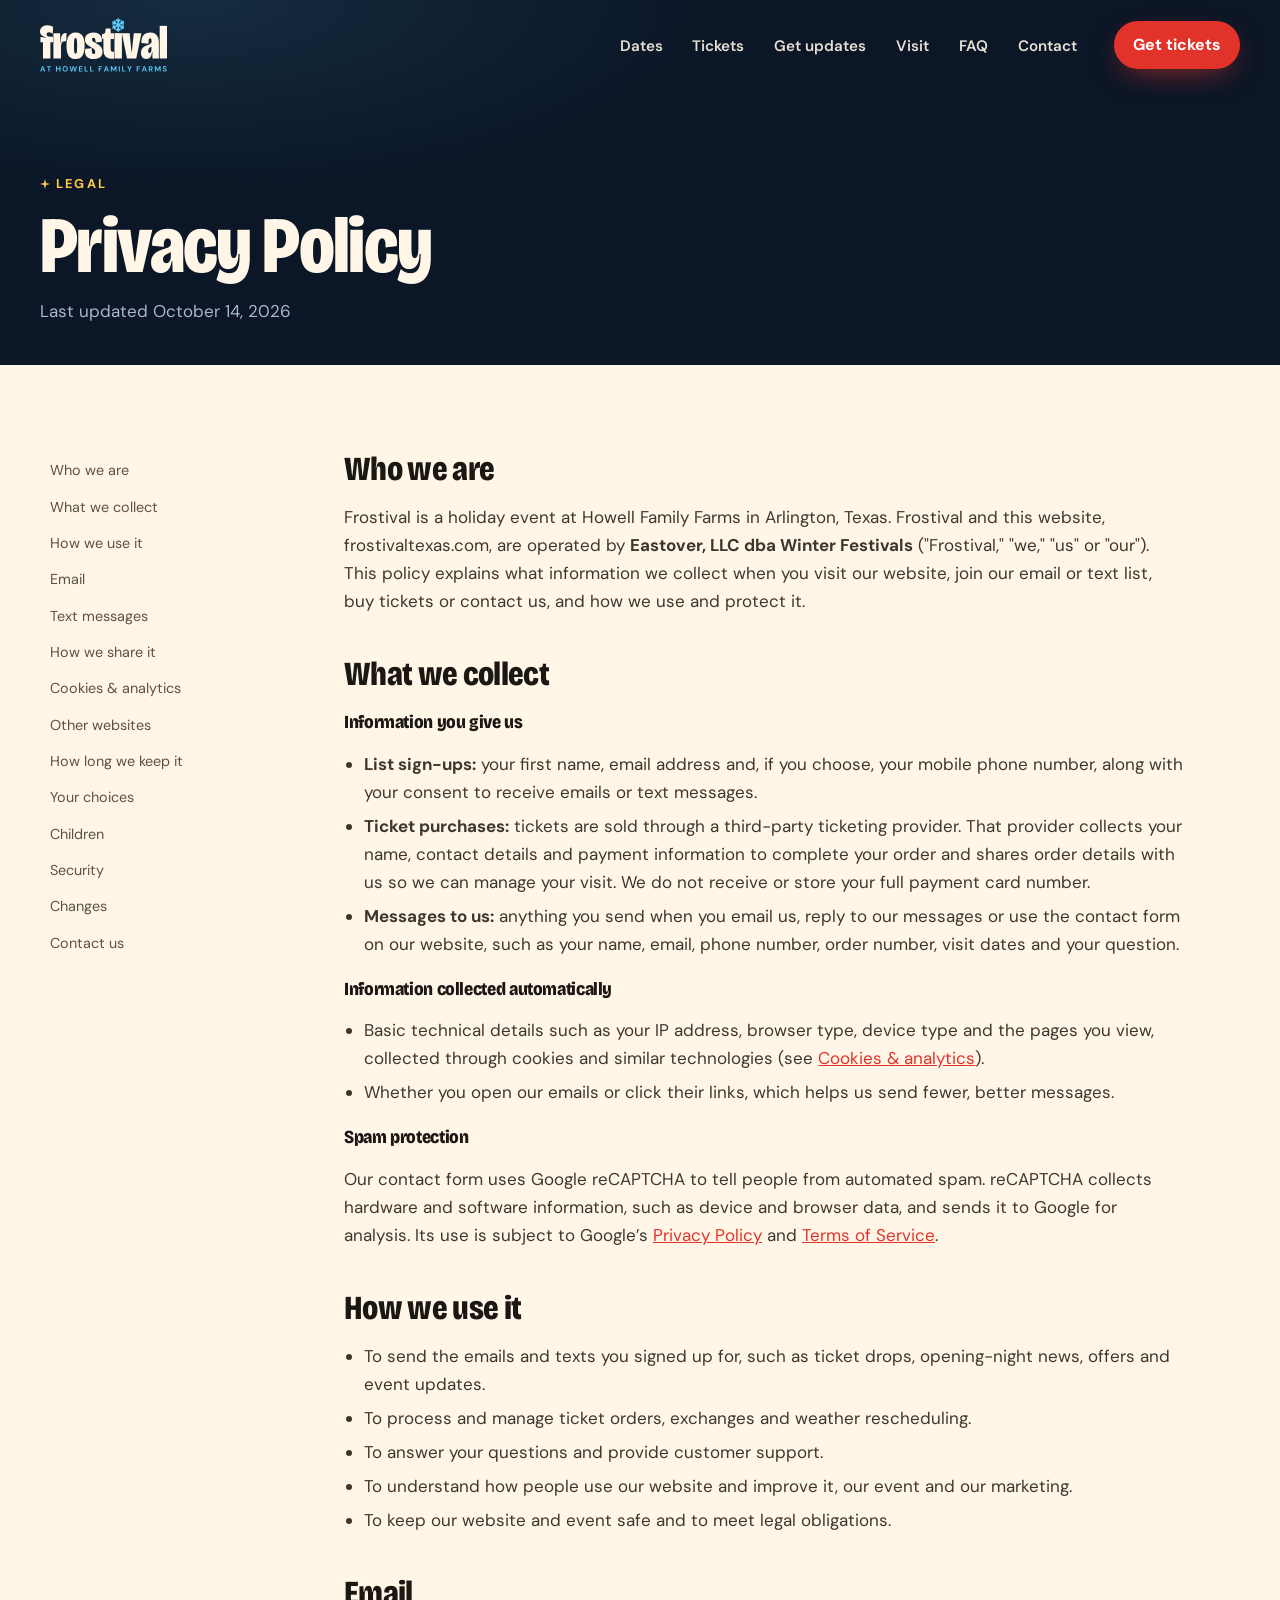
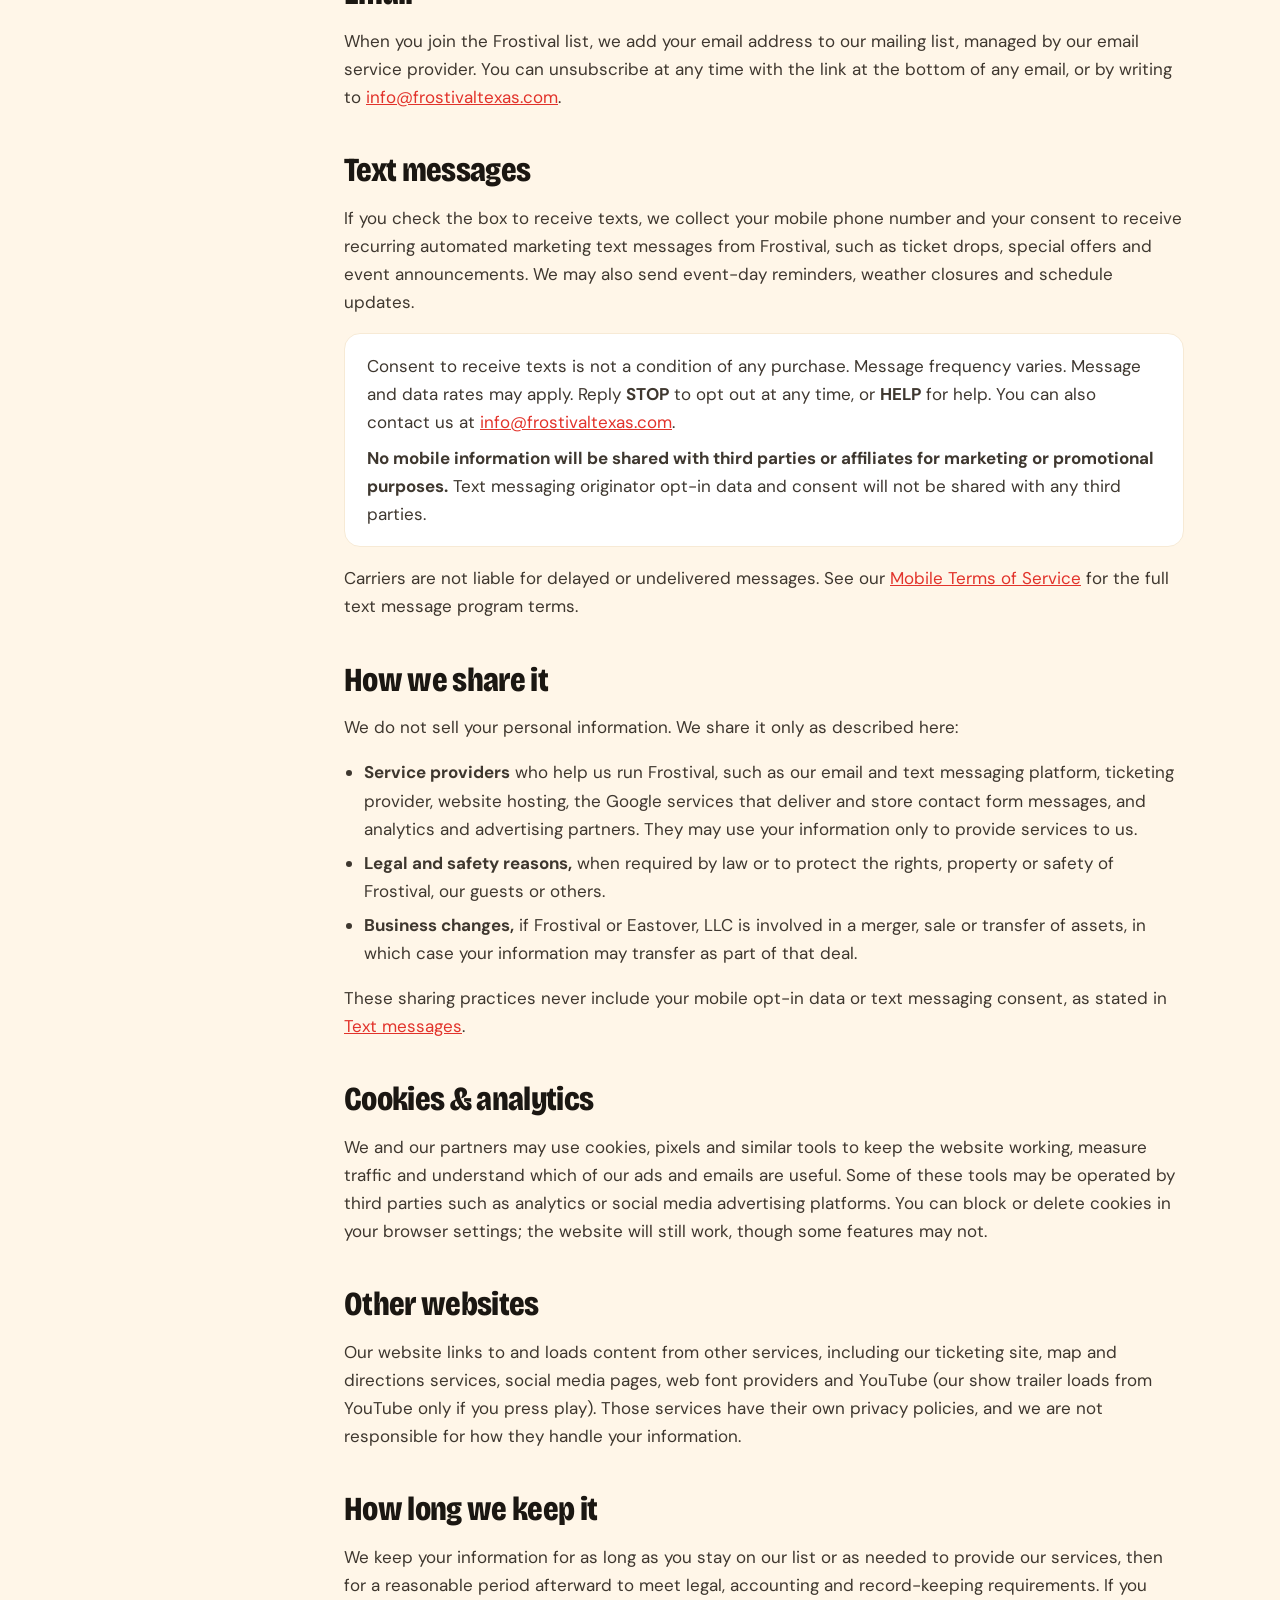
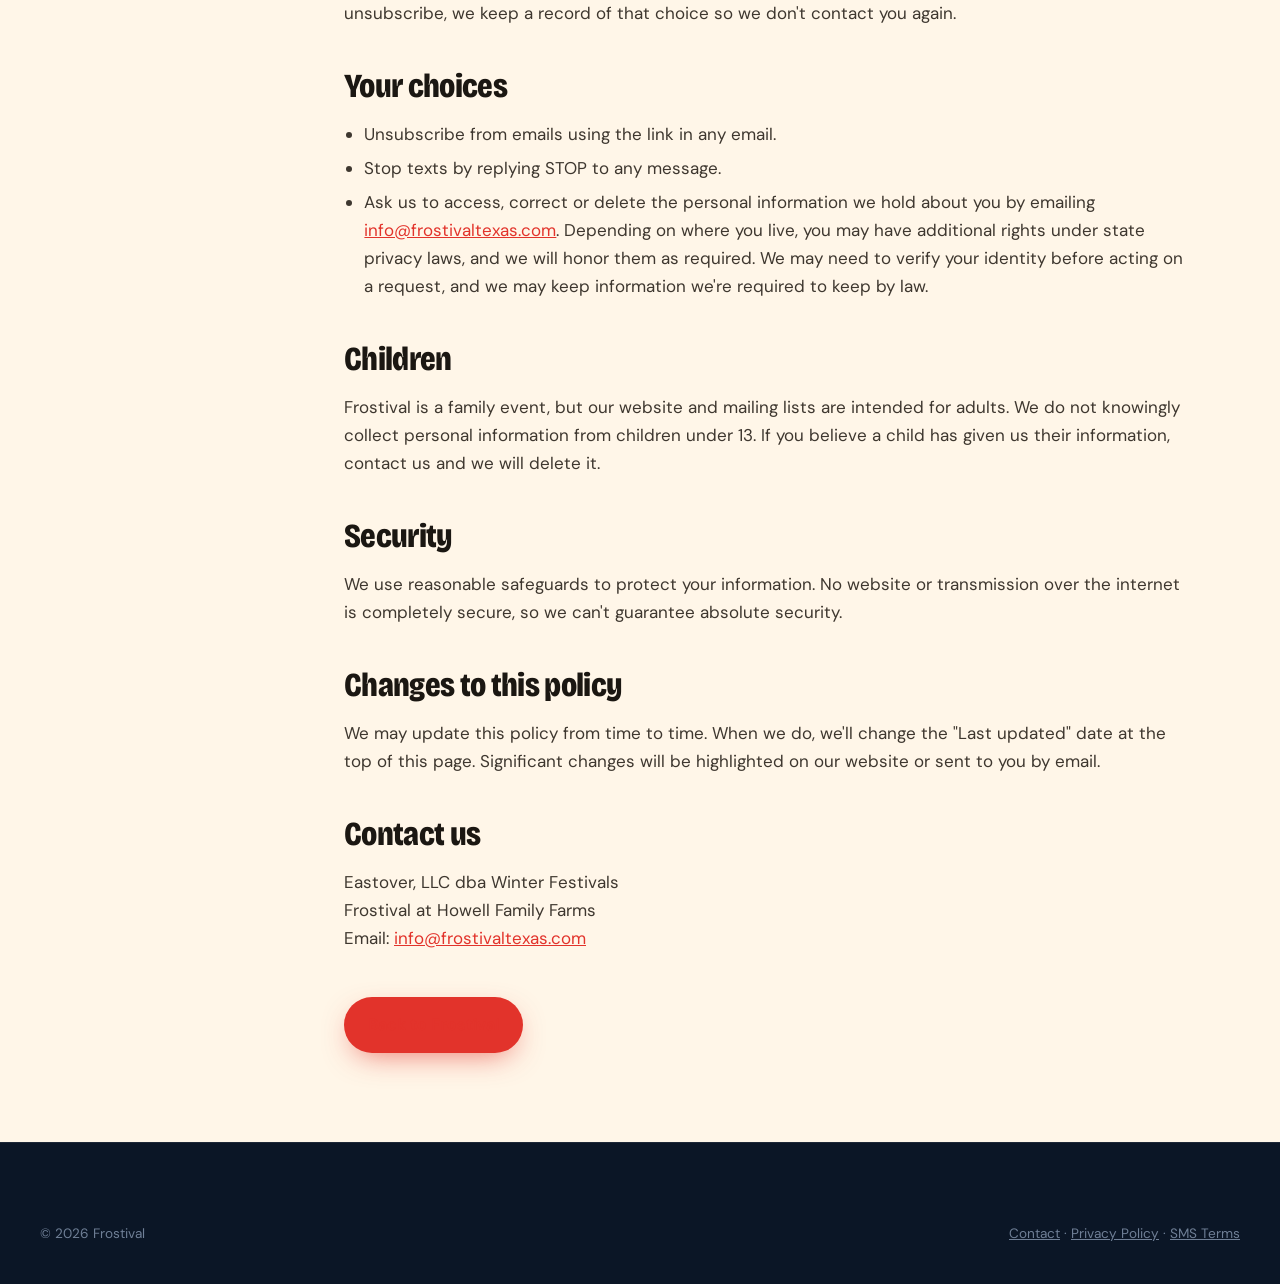
<file: privacy-policy/index.html>
<!doctype html>
<html lang="en">
<head>
<meta charset="utf-8">
<!-- Google Tag Manager -->
<script>(function(w,d,s,l,i){w[l]=w[l]||[];w[l].push({'gtm.start':
new Date().getTime(),event:'gtm.js'});var f=d.getElementsByTagName(s)[0],
j=d.createElement(s),dl=l!='dataLayer'?'&l='+l:'';j.async=true;j.src=
'https://www.googletagmanager.com/gtm.js?id='+i+dl;f.parentNode.insertBefore(j,f);
})(window,document,'script','dataLayer','GTM-TSJ5MGGJ');</script>
<!-- End Google Tag Manager -->

<meta name="viewport" content="width=device-width, initial-scale=1, viewport-fit=cover">
<title>Privacy Policy | Frostival</title>
<meta name="description" content="How Frostival, operated by Eastover, LLC dba Winter Festivals, collects, uses and protects your information, including email and text message sign-ups.">
<meta name="theme-color" content="#0B1626">
<link rel="canonical" href="https://frostivaltexas.com/privacy-policy/">
<link rel="icon" href="../assets/logo/favicon.svg" type="image/svg+xml">
<link rel="preconnect" href="https://fonts.googleapis.com">
<link rel="preconnect" href="https://fonts.gstatic.com" crossorigin>
<link href="https://fonts.googleapis.com/css2?family=Bricolage+Grotesque:opsz,wdth,wght@12..96,75..100,500..800&family=DM+Sans:opsz,wght@9..40,400..800&display=swap" rel="stylesheet">
<link rel="stylesheet" href="../assets/css/site.css?v=5">
<style>
  .policy-head{padding:clamp(120px,14vw,170px) 0 40px;background:radial-gradient(70% 90% at 15% 0%,rgba(91,200,245,.12),transparent 60%),var(--night)}
  .policy-head h1{font-size:clamp(2.8rem,7vw,5rem)}
  .policy-head p{color:var(--muted);margin:14px 0 0}
  .policy{background:var(--cream);color:var(--ink);padding:clamp(48px,7vw,90px) 0}
  .policy .wrap{display:grid;grid-template-columns:240px minmax(0,1fr);gap:clamp(24px,5vw,72px);align-items:start}
  @media (max-width:860px){.policy .wrap{grid-template-columns:1fr}.policy nav{display:none}}
  .policy nav{position:sticky;top:90px;display:grid;gap:4px;font-size:.9rem}
  .policy nav a{color:#5B5247;text-decoration:none;padding:5px 10px;border-radius:8px}
  .policy nav a:hover{background:var(--cream-2);color:var(--ink)}
  .policy article{max-width:70ch}
  .policy h2{font-size:clamp(1.6rem,3vw,2.1rem);margin:44px 0 12px;scroll-margin-top:90px}
  .policy h2:first-child{margin-top:0}
  .policy h3{font-size:1.15rem;margin:22px 0 6px;font-variation-settings:"wdth" 85}
  .policy p,.policy li{color:#3E372F;line-height:1.65}
  .policy ul{padding-left:1.2em;display:grid;gap:6px}
  .policy a{color:var(--red)}
  .policy .callout{background:#fff;border:1.5px solid var(--cream-2);border-radius:16px;padding:18px 22px;margin:16px 0}
  .policy .callout p{margin:0}
  .policy .callout p + p{margin-top:8px}
  .policy .nav-back{display:inline-flex;margin-top:28px}
</style>
</head>
<body>
<!-- Google Tag Manager (noscript) -->
<noscript><iframe src="https://www.googletagmanager.com/ns.html?id=GTM-TSJ5MGGJ"
height="0" width="0" style="display:none;visibility:hidden"></iframe></noscript>
<!-- End Google Tag Manager (noscript) -->

<header class="nav" id="nav">
  <div class="wrap">
    <a class="logo" href="../" aria-label="Frostival home"><img src="../assets/brand/logo/frostival-lockup-cream.svg" alt="Frostival at Howell Family Farms" width="132" height="56"></a>
    <ul id="menu">
      <li><a href="../#dates">Dates</a></li>
      <li><a href="../#tickets">Tickets</a></li><li><a href="../#join">Get updates</a></li>
      <li><a href="../#visit">Visit</a></li>
      <li><a href="../#faq">FAQ</a></li>
      <li><a href="../contact/">Contact</a></li>
    </ul>
    <a class="btn nav-cta" href="https://tix.frostivaltexas.com/">Get tickets</a>
    <button class="menu-btn" aria-label="Open menu" aria-expanded="false" aria-controls="menu">
      <svg viewBox="0 0 24 24" fill="none" stroke="currentColor" stroke-width="2.2" stroke-linecap="round"><path d="M4 7h16M4 12h16M4 17h10"/></svg>
    </button>
  </div>
</header>

<main>
  <section class="policy-head">
    <div class="wrap">
      <span class="eyebrow">Legal</span>
      <h1 style="margin-top:12px">Privacy Policy</h1>
      <p>Last updated October 14, 2026</p>
    </div>
  </section>

  <section class="policy">
    <div class="wrap">
      <nav aria-label="On this page">
        <a href="#who">Who we are</a>
        <a href="#collect">What we collect</a>
        <a href="#use">How we use it</a>
        <a href="#email">Email</a>
        <a href="#sms">Text messages</a>
        <a href="#share">How we share it</a>
        <a href="#cookies">Cookies &amp; analytics</a>
        <a href="#third">Other websites</a>
        <a href="#retention">How long we keep it</a>
        <a href="#choices">Your choices</a>
        <a href="#children">Children</a>
        <a href="#security">Security</a>
        <a href="#changes">Changes</a>
        <a href="#contact">Contact us</a>
      </nav>

      <article>
        <h2 id="who">Who we are</h2>
        <p>Frostival is a holiday event at Howell Family Farms in Arlington, Texas. Frostival and this website, frostivaltexas.com, are operated by <strong>Eastover, LLC dba Winter Festivals</strong> ("Frostival," "we," "us" or "our"). This policy explains what information we collect when you visit our website, join our email or text list, buy tickets or contact us, and how we use and protect it.</p>

        <h2 id="collect">What we collect</h2>
        <h3>Information you give us</h3>
        <ul>
          <li><strong>List sign-ups:</strong> your first name, email address and, if you choose, your mobile phone number, along with your consent to receive emails or text messages.</li>
          <li><strong>Ticket purchases:</strong> tickets are sold through a third-party ticketing provider. That provider collects your name, contact details and payment information to complete your order and shares order details with us so we can manage your visit. We do not receive or store your full payment card number.</li>
          <li><strong>Messages to us:</strong> anything you send when you email us, reply to our messages or use the contact form on our website, such as your name, email, phone number, order number, visit dates and your question.</li>
        </ul>
        <h3>Information collected automatically</h3>
        <ul>
          <li>Basic technical details such as your IP address, browser type, device type and the pages you view, collected through cookies and similar technologies (see <a href="#cookies">Cookies &amp; analytics</a>).</li>
          <li>Whether you open our emails or click their links, which helps us send fewer, better messages.</li>
        </ul>
        <h3>Spam protection</h3>
        <p>Our contact form uses Google reCAPTCHA to tell people from automated spam. reCAPTCHA collects hardware and software information, such as device and browser data, and sends it to Google for analysis. Its use is subject to Google’s <a href="https://policies.google.com/privacy" target="_blank" rel="noopener">Privacy Policy</a> and <a href="https://policies.google.com/terms" target="_blank" rel="noopener">Terms of Service</a>.</p>

        <h2 id="use">How we use it</h2>
        <ul>
          <li>To send the emails and texts you signed up for, such as ticket drops, opening-night news, offers and event updates.</li>
          <li>To process and manage ticket orders, exchanges and weather rescheduling.</li>
          <li>To answer your questions and provide customer support.</li>
          <li>To understand how people use our website and improve it, our event and our marketing.</li>
          <li>To keep our website and event safe and to meet legal obligations.</li>
        </ul>

        <h2 id="email">Email</h2>
        <p>When you join the Frostival list, we add your email address to our mailing list, managed by our email service provider. You can unsubscribe at any time with the link at the bottom of any email, or by writing to <a href="mailto:info@frostivaltexas.com">info@frostivaltexas.com</a>.</p>

        <h2 id="sms">Text messages</h2>
        <p>If you check the box to receive texts, we collect your mobile phone number and your consent to receive recurring automated marketing text messages from Frostival, such as ticket drops, special offers and event announcements. We may also send event-day reminders, weather closures and schedule updates.</p>
        <div class="callout">
          <p>Consent to receive texts is not a condition of any purchase. Message frequency varies. Message and data rates may apply. Reply <strong>STOP</strong> to opt out at any time, or <strong>HELP</strong> for help. You can also contact us at <a href="mailto:info@frostivaltexas.com">info@frostivaltexas.com</a>.</p>
          <p><strong>No mobile information will be shared with third parties or affiliates for marketing or promotional purposes.</strong> Text messaging originator opt-in data and consent will not be shared with any third parties.</p>
        </div>
        <p>Carriers are not liable for delayed or undelivered messages. See our <a href="../sms-terms/">Mobile Terms of Service</a> for the full text message program terms.</p>

        <h2 id="share">How we share it</h2>
        <p>We do not sell your personal information. We share it only as described here:</p>
        <ul>
          <li><strong>Service providers</strong> who help us run Frostival, such as our email and text messaging platform, ticketing provider, website hosting, the Google services that deliver and store contact form messages, and analytics and advertising partners. They may use your information only to provide services to us.</li>
          <li><strong>Legal and safety reasons,</strong> when required by law or to protect the rights, property or safety of Frostival, our guests or others.</li>
          <li><strong>Business changes,</strong> if Frostival or Eastover, LLC is involved in a merger, sale or transfer of assets, in which case your information may transfer as part of that deal.</li>
        </ul>
        <p>These sharing practices never include your mobile opt-in data or text messaging consent, as stated in <a href="#sms">Text messages</a>.</p>

        <h2 id="cookies">Cookies &amp; analytics</h2>
        <p>We and our partners may use cookies, pixels and similar tools to keep the website working, measure traffic and understand which of our ads and emails are useful. Some of these tools may be operated by third parties such as analytics or social media advertising platforms. You can block or delete cookies in your browser settings; the website will still work, though some features may not.</p>

        <h2 id="third">Other websites</h2>
        <p>Our website links to and loads content from other services, including our ticketing site, map and directions services, social media pages, web font providers and YouTube (our show trailer loads from YouTube only if you press play). Those services have their own privacy policies, and we are not responsible for how they handle your information.</p>

        <h2 id="retention">How long we keep it</h2>
        <p>We keep your information for as long as you stay on our list or as needed to provide our services, then for a reasonable period afterward to meet legal, accounting and record-keeping requirements. If you unsubscribe, we keep a record of that choice so we don't contact you again.</p>

        <h2 id="choices">Your choices</h2>
        <ul>
          <li>Unsubscribe from emails using the link in any email.</li>
          <li>Stop texts by replying STOP to any message.</li>
          <li>Ask us to access, correct or delete the personal information we hold about you by emailing <a href="mailto:info@frostivaltexas.com">info@frostivaltexas.com</a>. Depending on where you live, you may have additional rights under state privacy laws, and we will honor them as required. We may need to verify your identity before acting on a request, and we may keep information we're required to keep by law.</li>
        </ul>

        <h2 id="children">Children</h2>
        <p>Frostival is a family event, but our website and mailing lists are intended for adults. We do not knowingly collect personal information from children under 13. If you believe a child has given us their information, contact us and we will delete it.</p>

        <h2 id="security">Security</h2>
        <p>We use reasonable safeguards to protect your information. No website or transmission over the internet is completely secure, so we can't guarantee absolute security.</p>

        <h2 id="changes">Changes to this policy</h2>
        <p>We may update this policy from time to time. When we do, we'll change the "Last updated" date at the top of this page. Significant changes will be highlighted on our website or sent to you by email.</p>

        <h2 id="contact">Contact us</h2>
        <p>Eastover, LLC dba Winter Festivals<br>Frostival at Howell Family Farms<br>Email: <a href="mailto:info@frostivaltexas.com">info@frostivaltexas.com</a></p>

        <a class="btn nav-back" href="../">Back to Frostival</a>
      </article>
    </div>
  </section>
</main>

<footer style="margin-top:0">
  <div class="wrap">
    <div class="legal" style="margin-top:0;border-top:0;padding-top:0"><span>© 2026 Frostival</span><span><a href="../contact/" style="color:inherit">Contact</a> · <a href="./" style="color:inherit">Privacy Policy</a> · <a href="../sms-terms/" style="color:inherit">SMS Terms</a></span></div>
  </div>
</footer>

<script>
(() => {
  const nav = document.getElementById('nav');
  const onScroll = () => nav.classList.toggle('scrolled', scrollY > 40);
  addEventListener('scroll', onScroll, { passive: true }); onScroll();
  const btn = document.querySelector('.menu-btn'), menu = document.getElementById('menu');
  btn.addEventListener('click', () => { const o = menu.classList.toggle('open'); btn.setAttribute('aria-expanded', o); document.body.style.overflow = o ? 'hidden' : ''; });
})();
</script>
</body>
</html>
</file>
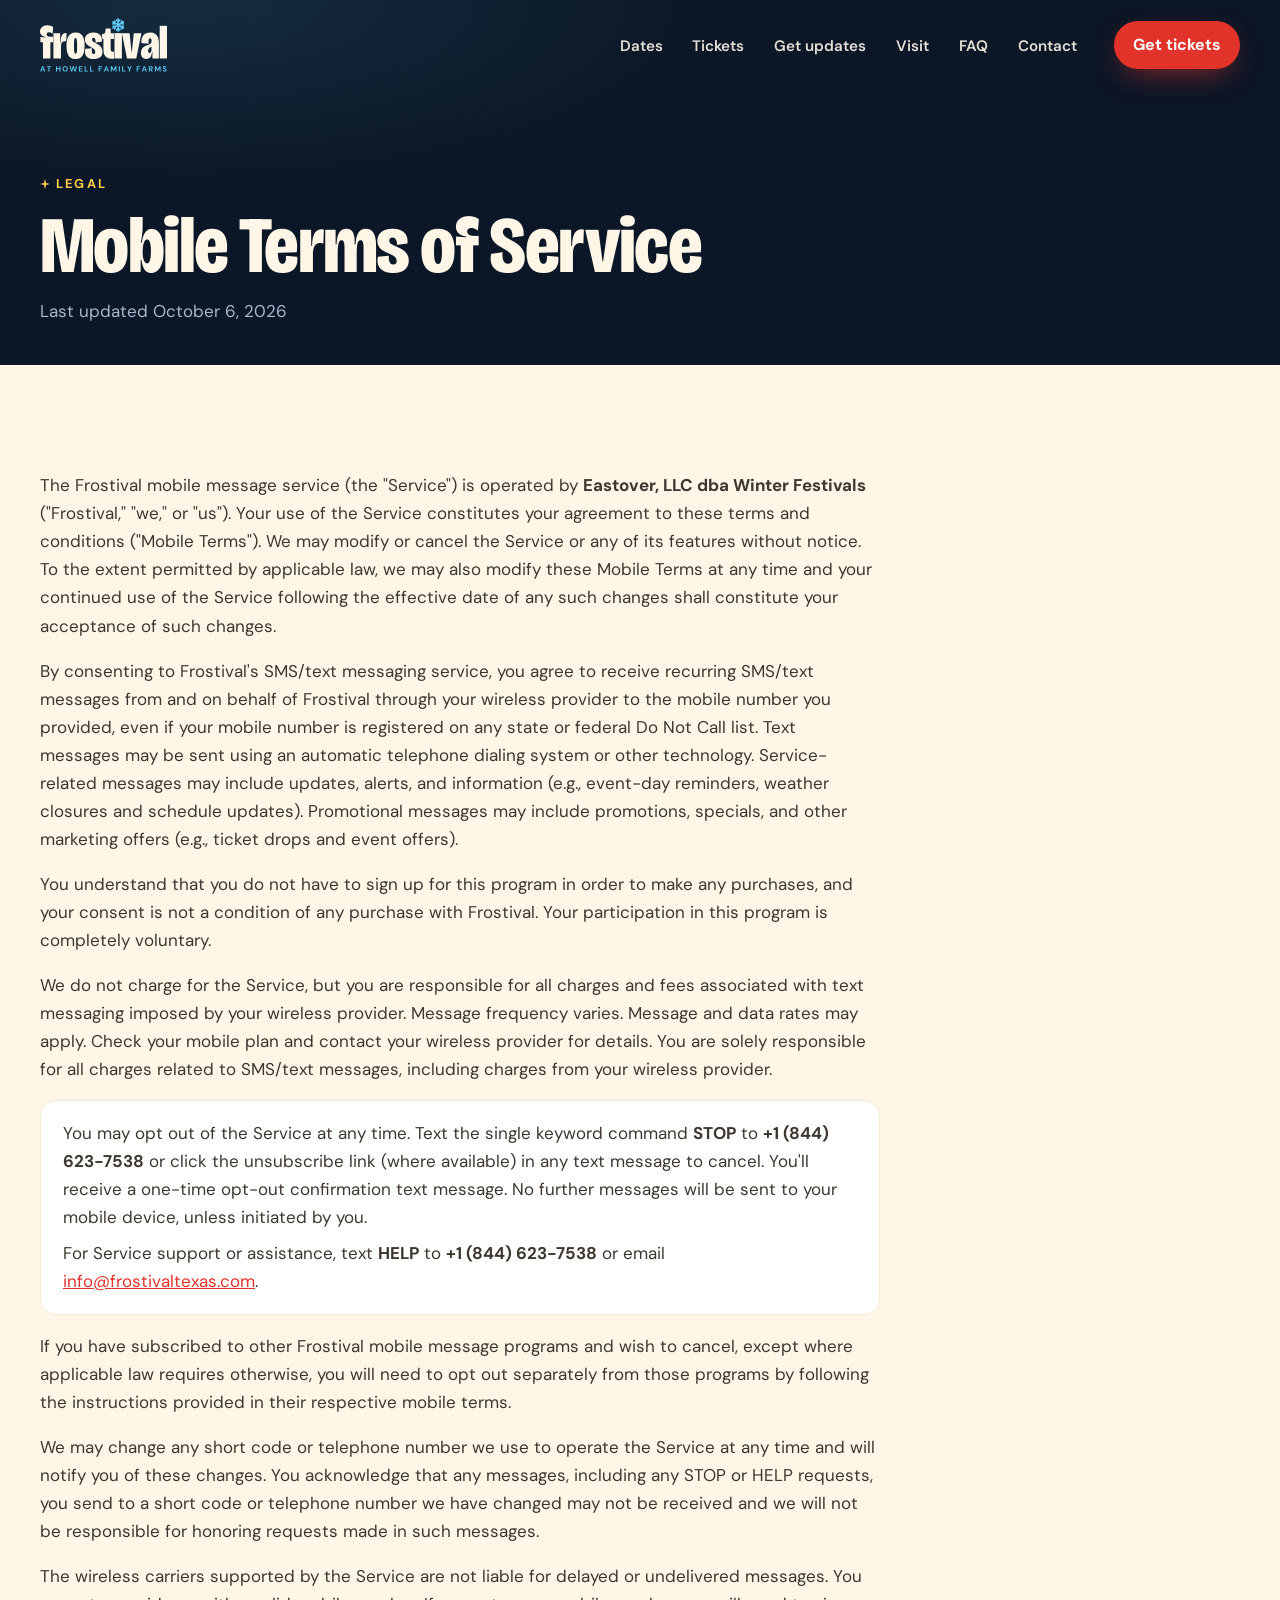
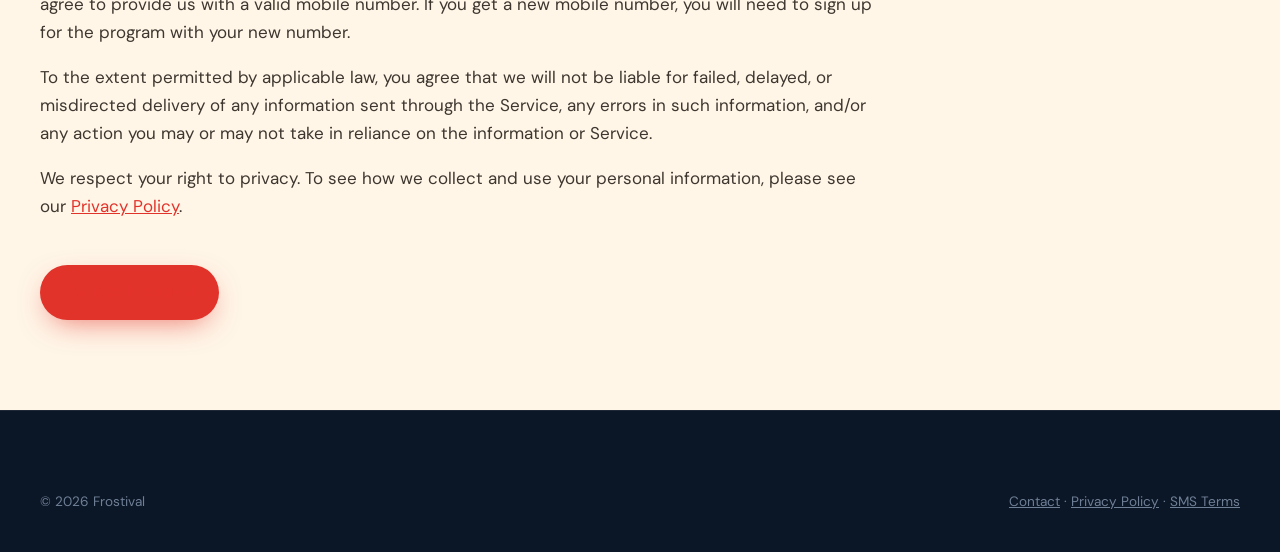
<file: sms-terms/index.html>
<!doctype html>
<html lang="en">
<head>
<meta charset="utf-8">
<!-- Google Tag Manager -->
<script>(function(w,d,s,l,i){w[l]=w[l]||[];w[l].push({'gtm.start':
new Date().getTime(),event:'gtm.js'});var f=d.getElementsByTagName(s)[0],
j=d.createElement(s),dl=l!='dataLayer'?'&l='+l:'';j.async=true;j.src=
'https://www.googletagmanager.com/gtm.js?id='+i+dl;f.parentNode.insertBefore(j,f);
})(window,document,'script','dataLayer','GTM-TSJ5MGGJ');</script>
<!-- End Google Tag Manager -->

<meta name="viewport" content="width=device-width, initial-scale=1, viewport-fit=cover">
<title>SMS Terms | Frostival</title>
<meta name="description" content="Mobile Terms of Service for the Frostival text message program, operated by Eastover, LLC dba Winter Festivals.">
<meta name="theme-color" content="#0B1626">
<link rel="canonical" href="https://frostivaltexas.com/sms-terms/">
<link rel="icon" href="../assets/logo/favicon.svg" type="image/svg+xml">
<link rel="preconnect" href="https://fonts.googleapis.com">
<link rel="preconnect" href="https://fonts.gstatic.com" crossorigin>
<link href="https://fonts.googleapis.com/css2?family=Bricolage+Grotesque:opsz,wdth,wght@12..96,75..100,500..800&family=DM+Sans:opsz,wght@9..40,400..800&display=swap" rel="stylesheet">
<link rel="stylesheet" href="../assets/css/site.css?v=5">
<style>
  .policy-head{padding:clamp(120px,14vw,170px) 0 40px;background:radial-gradient(70% 90% at 15% 0%,rgba(91,200,245,.12),transparent 60%),var(--night)}
  .policy-head h1{font-size:clamp(2.8rem,7vw,5rem)}
  .policy-head p{color:var(--muted);margin:14px 0 0}
  .policy{background:var(--cream);color:var(--ink);padding:clamp(48px,7vw,90px) 0}
  .policy .wrap{display:grid;grid-template-columns:240px minmax(0,1fr);gap:clamp(24px,5vw,72px);align-items:start}
  @media (max-width:860px){.policy .wrap{grid-template-columns:1fr}.policy nav{display:none}}
  .policy nav{position:sticky;top:90px;display:grid;gap:4px;font-size:.9rem}
  .policy nav a{color:#5B5247;text-decoration:none;padding:5px 10px;border-radius:8px}
  .policy nav a:hover{background:var(--cream-2);color:var(--ink)}
  .policy article{max-width:70ch}
  .policy h2{font-size:clamp(1.6rem,3vw,2.1rem);margin:44px 0 12px;scroll-margin-top:90px}
  .policy h2:first-child{margin-top:0}
  .policy h3{font-size:1.15rem;margin:22px 0 6px;font-variation-settings:"wdth" 85}
  .policy p,.policy li{color:#3E372F;line-height:1.65}
  .policy ul{padding-left:1.2em;display:grid;gap:6px}
  .policy a{color:var(--red)}
  .policy .callout{background:#fff;border:1.5px solid var(--cream-2);border-radius:16px;padding:18px 22px;margin:16px 0}
  .policy .callout p{margin:0}
  .policy .callout p + p{margin-top:8px}
  .policy .nav-back{display:inline-flex;margin-top:28px}
</style>
</head>
<body>
<!-- Google Tag Manager (noscript) -->
<noscript><iframe src="https://www.googletagmanager.com/ns.html?id=GTM-TSJ5MGGJ"
height="0" width="0" style="display:none;visibility:hidden"></iframe></noscript>
<!-- End Google Tag Manager (noscript) -->

<header class="nav" id="nav">
  <div class="wrap">
    <a class="logo" href="../" aria-label="Frostival home"><img src="../assets/brand/logo/frostival-lockup-cream.svg" alt="Frostival at Howell Family Farms" width="132" height="56"></a>
    <ul id="menu">
      <li><a href="../#dates">Dates</a></li>
      <li><a href="../#tickets">Tickets</a></li><li><a href="../#join">Get updates</a></li>
      <li><a href="../#visit">Visit</a></li>
      <li><a href="../#faq">FAQ</a></li>
      <li><a href="../contact/">Contact</a></li>
    </ul>
    <a class="btn nav-cta" href="https://tix.frostivaltexas.com/">Get tickets</a>
    <button class="menu-btn" aria-label="Open menu" aria-expanded="false" aria-controls="menu">
      <svg viewBox="0 0 24 24" fill="none" stroke="currentColor" stroke-width="2.2" stroke-linecap="round"><path d="M4 7h16M4 12h16M4 17h10"/></svg>
    </button>
  </div>
</header>

<main>
  <section class="policy-head">
    <div class="wrap">
      <span class="eyebrow">Legal</span>
      <h1 style="margin-top:12px">Mobile Terms of Service</h1>
      <p>Last updated October 6, 2026</p>
    </div>
  </section>
  <section class="policy">
    <div class="wrap" style="grid-template-columns:minmax(0,1fr)">
      <article>
        <p>The Frostival mobile message service (the "Service") is operated by <strong>Eastover, LLC dba Winter Festivals</strong> ("Frostival," "we," or "us"). Your use of the Service constitutes your agreement to these terms and conditions ("Mobile Terms"). We may modify or cancel the Service or any of its features without notice. To the extent permitted by applicable law, we may also modify these Mobile Terms at any time and your continued use of the Service following the effective date of any such changes shall constitute your acceptance of such changes.</p>
        <p>By consenting to Frostival's SMS/text messaging service, you agree to receive recurring SMS/text messages from and on behalf of Frostival through your wireless provider to the mobile number you provided, even if your mobile number is registered on any state or federal Do Not Call list. Text messages may be sent using an automatic telephone dialing system or other technology. Service-related messages may include updates, alerts, and information (e.g., event-day reminders, weather closures and schedule updates). Promotional messages may include promotions, specials, and other marketing offers (e.g., ticket drops and event offers).</p>
        <p>You understand that you do not have to sign up for this program in order to make any purchases, and your consent is not a condition of any purchase with Frostival. Your participation in this program is completely voluntary.</p>
        <p>We do not charge for the Service, but you are responsible for all charges and fees associated with text messaging imposed by your wireless provider. Message frequency varies. Message and data rates may apply. Check your mobile plan and contact your wireless provider for details. You are solely responsible for all charges related to SMS/text messages, including charges from your wireless provider.</p>
        <div class="callout">
          <p>You may opt out of the Service at any time. Text the single keyword command <strong>STOP</strong> to <strong>+1 (844) 623-7538</strong> or click the unsubscribe link (where available) in any text message to cancel. You'll receive a one-time opt-out confirmation text message. No further messages will be sent to your mobile device, unless initiated by you.</p>
          <p>For Service support or assistance, text <strong>HELP</strong> to <strong>+1 (844) 623-7538</strong> or email <a href="mailto:info@frostivaltexas.com">info@frostivaltexas.com</a>.</p>
        </div>
        <p>If you have subscribed to other Frostival mobile message programs and wish to cancel, except where applicable law requires otherwise, you will need to opt out separately from those programs by following the instructions provided in their respective mobile terms.</p>
        <p>We may change any short code or telephone number we use to operate the Service at any time and will notify you of these changes. You acknowledge that any messages, including any STOP or HELP requests, you send to a short code or telephone number we have changed may not be received and we will not be responsible for honoring requests made in such messages.</p>
        <p>The wireless carriers supported by the Service are not liable for delayed or undelivered messages. You agree to provide us with a valid mobile number. If you get a new mobile number, you will need to sign up for the program with your new number.</p>
        <p>To the extent permitted by applicable law, you agree that we will not be liable for failed, delayed, or misdirected delivery of any information sent through the Service, any errors in such information, and/or any action you may or may not take in reliance on the information or Service.</p>
        <p>We respect your right to privacy. To see how we collect and use your personal information, please see our <a href="../privacy-policy/">Privacy Policy</a>.</p>
        <a class="btn nav-back" href="../">Back to Frostival</a>
      </article>
    </div>
  </section>
</main>

<footer style="margin-top:0">
  <div class="wrap">
    <div class="legal" style="margin-top:0;border-top:0;padding-top:0"><span>© 2026 Frostival</span><span><a href="../contact/" style="color:inherit">Contact</a> · <a href="../privacy-policy/" style="color:inherit">Privacy Policy</a> · <a href="./" style="color:inherit">SMS Terms</a></span></div>
  </div>
</footer>

<script>
(() => {
  const nav = document.getElementById('nav');
  const onScroll = () => nav.classList.toggle('scrolled', scrollY > 40);
  addEventListener('scroll', onScroll, { passive: true }); onScroll();
  const btn = document.querySelector('.menu-btn'), menu = document.getElementById('menu');
  btn.addEventListener('click', () => { const o = menu.classList.toggle('open'); btn.setAttribute('aria-expanded', o); document.body.style.overflow = o ? 'hidden' : ''; });
})();
</script>
</body>
</html>
</file>
<file: assets/css/site.css>
/* Frostival 2026 — site styles */
:root{
  --night:#0B1626; --night-2:#12223A; --night-3:#1A2F4D;
  --red:#E2332B; --red-deep:#A81D1D; --wine:#6A2017;
  --gold:#FFC94A; --gold-2:#F4A93A;
  --ice:#BFE8F7; --frost:#5BC8F5; --frost-deep:#1F86C7; --mint:#7FD3B6; --pine:#123F35;
  --cream:#FFF6E8; --cream-2:#F7EAD5; --ink:#1B1712;
  --muted:#A9B7CC;
  --radius:22px; --radius-sm:14px;
  --shadow:0 20px 60px -20px rgba(0,0,0,.55);
  --display:"Bricolage Grotesque", "Arial Black", system-ui, sans-serif;
  --body:"DM Sans", system-ui, -apple-system, "Segoe UI", sans-serif;
  --wrap:min(1200px, calc(100% - 32px));
}
*{box-sizing:border-box}
html{overflow-x:clip;scroll-padding-top:110px;scroll-behavior:smooth;-webkit-text-size-adjust:100%}
body{margin:0;background:var(--night);color:var(--cream);font-family:var(--body);font-size:17px;line-height:1.55;overflow-x:clip}
img,video{display:block;max-width:100%}
a{color:inherit}
.wrap{width:var(--wrap);margin-inline:auto}
.sr-only{position:absolute;width:1px;height:1px;overflow:hidden;clip:rect(0 0 0 0);white-space:nowrap}
:focus-visible{outline:3px solid var(--gold);outline-offset:3px;border-radius:6px}

h1,h2,h3{font-family:var(--display);font-weight:800;line-height:.95;letter-spacing:-.02em;margin:0;font-variation-settings:"wdth" 80}
h2{font-size:clamp(2.4rem,6vw,4.6rem)}
h3{font-size:1.5rem;line-height:1.05}
.eyebrow{font-weight:700;font-size:.8rem;letter-spacing:.16em;text-transform:uppercase;color:var(--gold);display:inline-flex;align-items:center;gap:.5em}
.eyebrow::before{content:"";width:10px;height:10px;background:currentColor;clip-path:polygon(50% 0,61% 39%,100% 50%,61% 61%,50% 100%,39% 61%,0 50%,39% 39%)}
.lede{font-size:clamp(1.05rem,1.6vw,1.25rem);color:var(--muted);max-width:56ch}

/* Buttons */
.btn{--bg:var(--red);--fg:#fff;display:inline-flex;align-items:center;gap:.55em;padding:.95em 1.5em;border-radius:999px;background:var(--bg);color:var(--fg);font-weight:700;text-decoration:none;font-size:1rem;border:0;cursor:pointer;transition:transform .15s ease, box-shadow .2s ease, background .2s;box-shadow:0 10px 30px -10px rgba(226,51,43,.7);white-space:nowrap}
.btn:hover{transform:translateY(-2px)}
.btn:active{transform:translateY(0)}
.btn.gold{--bg:var(--gold);--fg:var(--ink);box-shadow:0 10px 30px -10px rgba(255,201,74,.7)}
.btn.ghost{--bg:rgba(255,255,255,.08);--fg:var(--cream);box-shadow:none;outline:1.5px solid rgba(255,255,255,.35);outline-offset:-1.5px;backdrop-filter:blur(8px)}
.btn.ghost:hover{--bg:rgba(255,255,255,.16)}
.btn.dark{--bg:var(--night);--fg:var(--cream);box-shadow:none}
.btn svg{width:1.1em;height:1.1em}

/* Nav */
.nav{position:fixed;inset:0 0 auto;z-index:50;transition:background .25s, box-shadow .25s, padding .25s;padding:18px 0}
.nav::before{content:"";position:absolute;inset:0;z-index:-1;background:rgba(11,22,38,.86);backdrop-filter:blur(14px);-webkit-backdrop-filter:blur(14px);box-shadow:0 1px 0 rgba(255,255,255,.08);opacity:0;transition:opacity .25s}
.nav.scrolled{padding:10px 0}
/* tickets-on-sale bar, fixed above the nav */
.sale-bar{position:fixed;inset:0 0 auto;z-index:51;height:var(--bar-h);display:flex;align-items:center;justify-content:center;gap:.6em;padding:0 16px;background:var(--frost-deep);color:#fff;text-decoration:none;font-size:.92rem;font-weight:600;white-space:nowrap}
.sale-bar strong{font-weight:800;letter-spacing:.04em;text-transform:uppercase;font-size:.85rem}
.sale-bar .sb-go{margin-left:.4em;padding:.25em .8em;border-radius:999px;background:#fff;color:var(--frost-deep);font-weight:800;font-size:.82rem;transition:transform .15s}
.sale-bar:hover .sb-go{transform:translateX(2px)}
body.has-bar{--bar-h:40px}
body.has-bar .nav{top:var(--bar-h)}
body.has-bar .hero{padding-top:calc(140px + var(--bar-h))}
@media (max-width:520px){.sale-bar .sb-dates{display:none}}
@media (max-width:900px){body.has-bar .hero-badge{top:calc(96px + var(--bar-h))}}
.nav.scrolled::before{opacity:1}
.nav .wrap{display:flex;align-items:center;gap:24px}
.nav .logo img{height:54px;width:auto;transition:height .25s}
.nav.scrolled .logo img{height:44px}
.nav ul{display:flex;gap:4px;list-style:none;margin:0 0 0 auto;padding:0}
.nav ul a{text-decoration:none;font-weight:600;font-size:.95rem;padding:.5em .85em;border-radius:999px;color:var(--cream);opacity:.9}
.nav ul a:hover{background:rgba(255,255,255,.1);opacity:1}
.nav .btn{padding:.7em 1.2em}
.menu-btn{display:none;margin-left:auto;background:none;border:0;color:var(--cream);padding:8px;cursor:pointer}
.menu-btn svg{width:28px;height:28px}
@media (max-width:900px){
  .nav ul{position:fixed;inset:0;flex-direction:column;justify-content:center;align-items:center;gap:8px;background:rgba(11,22,38,.97);backdrop-filter:blur(10px);transform:translateY(-100%);visibility:hidden;transition:transform .35s ease, visibility 0s .35s;margin:0}
  .nav ul.open{transform:none;visibility:visible;transition:transform .35s ease}
  .nav ul a{font-family:var(--display);font-size:2rem;font-weight:800}
  .menu-btn{display:block;position:relative;z-index:2}
  .nav .btn.nav-cta{display:none}
}

/* Hero */
.hero{position:relative;min-height:100svh;display:grid;align-items:end;padding:140px 0 72px;isolation:isolate;overflow:hidden}
.hero video,.hero .poster{position:absolute;inset:0;width:100%;height:100%;object-fit:cover;z-index:-3}
.hero::before{content:"";position:absolute;inset:0;z-index:-2;background:
  radial-gradient(120% 70% at 0% 100%, rgba(11,22,38,.95) 10%, transparent 60%),
  linear-gradient(180deg, rgba(11,22,38,.55) 0%, rgba(11,22,38,.15) 35%, rgba(11,22,38,.85) 100%)}
#snow{position:absolute;inset:0;width:100%;height:100%;z-index:-1;pointer-events:none}
.hero h1{font-size:clamp(3.4rem,11vw,9.5rem);line-height:.86;letter-spacing:-.035em;max-width:11ch;text-wrap:balance}
.hero h1 em{font-style:normal;color:var(--gold);display:inline-block}
.hero .lede{color:#E6ECF5;margin:22px 0 30px}
.hero .ctas{display:flex;flex-wrap:wrap;gap:12px}
.hero-meta{display:flex;flex-wrap:wrap;gap:10px;margin-bottom:26px}
.chip{display:inline-flex;align-items:center;gap:.5em;padding:.45em .9em;border-radius:999px;background:rgba(255,255,255,.1);backdrop-filter:blur(10px);font-weight:600;font-size:.9rem;border:1px solid rgba(255,255,255,.18)}
.chip.hot{background:var(--gold);color:var(--ink);border-color:transparent}
.hero-badge{position:absolute;right:max(16px,calc((100% - 1200px)/2));bottom:72px;width:170px;transform:rotate(8deg);animation:float 6s ease-in-out infinite;filter:drop-shadow(0 20px 40px rgba(0,0,0,.5))}
@keyframes float{50%{transform:rotate(4deg) translateY(-10px)}}
@media (max-width:900px){.hero-badge{width:110px;top:96px;bottom:auto}}

/* Ticker */
.ticker{background:var(--red);color:#fff;overflow:hidden;border-block:3px solid var(--gold);transform:rotate(-1.2deg);margin:-14px -10px 0;position:relative;z-index:3}
.ticker-track{display:flex;gap:0;width:max-content;animation:tick 38s linear infinite;padding:14px 0}
.ticker span{font-family:var(--display);font-weight:800;font-size:1.5rem;text-transform:uppercase;letter-spacing:.01em;padding:0 22px;display:inline-flex;align-items:center;gap:22px;white-space:nowrap}
.ticker span::after{content:"✦";color:var(--gold)}
@keyframes tick{to{transform:translateX(-50%)}}

/* Sections */
section{position:relative}
.sec{padding:clamp(80px,10vw,140px) 0}
.sec-head{display:grid;gap:18px;margin-bottom:48px}
.sec-head.split{grid-template-columns:1fr auto;align-items:end}
@media (max-width:800px){.sec-head.split{grid-template-columns:1fr}}
.light{background:var(--cream);color:var(--ink)}
.light .lede{color:#5B5247}
.light .eyebrow{color:var(--red)}

/* Dates */
.dates-grid{display:grid;grid-template-columns:1fr;gap:18px}
.dates-side{display:flex;flex-direction:column;gap:14px;order:3}
.dates-grid .legend{margin-top:0}
@media (min-width:641px){
  .dates-side{display:grid;grid-template-columns:minmax(200px,auto) 1fr;align-items:stretch}
}
@media (min-width:1001px){
  .dates-grid{grid-template-columns:minmax(0,1.75fr) minmax(280px,.9fr);gap:22px;align-items:stretch}
  .dates-side{grid-column:2;grid-row:1 / 3;display:flex;flex-direction:column}
  .dates-grid .legend{grid-column:1;grid-row:2}
}
.big-count{display:flex;align-items:center;gap:14px;padding:18px 22px;border-radius:var(--radius);background:var(--night);color:var(--cream)}
.big-count b{font-family:var(--display);font-size:3.6rem;line-height:.8;color:var(--gold);font-weight:800}
.big-count span{font-weight:600;line-height:1.25;max-width:12ch}
.night-card{border-radius:var(--radius);background:#fff;flex:1;padding:22px 24px;display:flex;flex-direction:column;gap:10px;box-shadow:0 1px 0 var(--cream-2), 0 20px 40px -30px rgba(80,40,0,.35)}
.nc-eyebrow{font-weight:700;font-size:.75rem;letter-spacing:.16em;text-transform:uppercase;color:var(--red)}
.night-card h3{font-size:1.7rem;line-height:1.05;margin:0}
.nc-tag{align-self:flex-start;white-space:nowrap;font-weight:800;font-size:.72rem;letter-spacing:.1em;text-transform:uppercase;padding:.4em .8em;border-radius:999px;background:var(--frost-deep);color:#fff}
.nc-tag.gold{background:var(--gold);color:var(--ink)}
.nc-tag.shut{background:#F3E8D6;color:#8A7F72}
.nc-hours{margin:4px 0 0;display:grid;gap:0}
.nc-hours div{display:flex;justify-content:space-between;gap:12px;padding:10px 0;border-bottom:1px solid var(--cream-2)}
.nc-hours div:last-child{border-bottom:0}
.nc-hours dt{color:#7A6F62;font-weight:600;font-size:.9rem}
.nc-hours dd{margin:0;font-weight:800;color:var(--ink);text-align:right}
.nc-note{margin:0;font-size:.88rem;color:#5B5247;line-height:1.5}
.nc-btn{margin-top:auto;justify-content:center}
.nc-btn.ghost{--bg:transparent;--fg:var(--ink);box-shadow:inset 0 0 0 2px var(--ink)}
.dot.shut,.legend .hatch{background:repeating-linear-gradient(-45deg,#EADBC3 0 3px,#fff 3px 6px);outline:1px solid #E5D8C2}
.month{background:#fff;border-radius:var(--radius);padding:22px;box-shadow:0 1px 0 var(--cream-2), 0 20px 40px -30px rgba(80,40,0,.35)}
.month h3{font-size:1.6rem;margin-bottom:14px;display:flex;justify-content:space-between;align-items:baseline}
.month h3 small{font-family:var(--body);font-size:.85rem;font-weight:600;color:#7A6F62;letter-spacing:0}
.cal{display:grid;grid-template-columns:repeat(7,1fr);gap:5px;text-align:center}
.cal .dow{font-size:.72rem;font-weight:800;letter-spacing:.08em;color:#9A8E7F;padding-bottom:4px}
.cal .d{aspect-ratio:1;display:grid;place-items:center;border-radius:10px;font-weight:700;font-size:.95rem;color:#C2B7A6;position:relative}
.cal .d.open{background:var(--frost-deep);color:#fff}
.cal button.d{border:0;font:inherit;font-weight:700;cursor:pointer;transition:transform .12s,box-shadow .12s}
.cal button.d:hover{transform:translateY(-1px)}
.cal .d.sel{box-shadow:0 0 0 3px #fff,0 0 0 6px var(--ink);z-index:1}
.cal .d.open:not(.first){background:var(--frost-deep)}
.cal .d.open.first{background:var(--gold);color:var(--ink)}
.cal .d.closed{background:repeating-linear-gradient(-45deg,#F3E8D6 0 4px,#fff 4px 8px);color:#B5A994;text-decoration:line-through}
.legend{display:flex;flex-wrap:wrap;gap:14px;margin-top:16px;font-size:.85rem;font-weight:600;color:#5B5247}
.legend-tip{color:#9A8E7F;font-weight:600;margin-left:auto}
@media (max-width:640px){.legend-tip{margin-left:0;width:100%}}
.legend i{display:inline-block;width:14px;height:14px;border-radius:4px;vertical-align:-2px;margin-right:6px}

/* Santa feature */
.santa{display:grid;grid-template-columns:1.15fr 1fr;gap:clamp(28px,5vw,72px);align-items:center}
@media (max-width:900px){.santa{grid-template-columns:1fr}}
.santa-media{position:relative}
.santa-media img{border-radius:var(--radius);aspect-ratio:4/3.3;object-fit:cover;width:100%;box-shadow:var(--shadow)}
.santa-media .stamp{position:absolute;left:-18px;bottom:-22px;background:var(--gold);color:var(--ink);font-family:var(--display);font-weight:800;font-size:1.3rem;line-height:1;padding:20px 22px;border-radius:50%;width:150px;height:150px;display:grid;place-items:center;text-align:center;transform:rotate(-10deg);box-shadow:var(--shadow)}
.santa-media .stamp b{display:block;font-size:2.4rem}
.santa h2 em{font-style:normal;color:var(--gold)}
.perks{display:grid;gap:12px;margin:28px 0 30px;padding:0;list-style:none}
.perks li{display:flex;gap:14px;align-items:flex-start;padding:16px 18px;border-radius:var(--radius-sm);background:var(--night-2);border:1px solid rgba(255,255,255,.07)}
.perks li .ic{flex:none;width:40px;height:40px;border-radius:12px;display:grid;place-items:center;background:rgba(255,201,74,.14);color:var(--gold)}
.perks li .ic svg{width:22px;height:22px}
.perks b{display:block;font-size:1.05rem}
.perks span{color:var(--muted);font-size:.95rem}

/* Experience bento */
.bento{display:grid;grid-template-columns:repeat(6,1fr);grid-auto-rows:minmax(200px,auto);gap:16px}
.tile{position:relative;border-radius:var(--radius);overflow:hidden;background:var(--night-2);isolation:isolate;min-height:260px;display:flex;align-items:flex-end;text-decoration:none}
.tile img{position:absolute;inset:0;width:100%;height:100%;object-fit:cover;z-index:-2;transition:transform .8s cubic-bezier(.2,.7,.2,1)}
.tile:hover img{transform:scale(1.05)}
.tile::after{content:"";position:absolute;inset:0;z-index:-1;background:linear-gradient(180deg,transparent 35%,rgba(8,16,28,.92))}
.tile .txt{padding:22px}
.tile h3{font-size:clamp(1.4rem,2.2vw,2rem)}
.tile p{margin:.4em 0 0;color:#D6DEEA;font-size:.95rem;max-width:40ch}
.tile .tag{position:absolute;top:16px;left:16px;font-size:.72rem;font-weight:800;letter-spacing:.1em;text-transform:uppercase;padding:.45em .75em;border-radius:999px;background:rgba(11,22,38,.6);backdrop-filter:blur(8px)}
.tile .tag.vip{background:var(--gold);color:var(--ink)}
.tile .tag.free{background:var(--mint);color:var(--ink)}
.t-a{grid-column:span 4;grid-row:span 2}
.t-b{grid-column:span 2;grid-row:span 2}
.t-c{grid-column:span 2}
.t-d{grid-column:span 3}
@media (max-width:1000px){.bento{grid-template-columns:repeat(2,1fr)}.t-a{grid-column:span 2;grid-row:span 1;min-height:380px}.t-b,.t-c,.t-d{grid-column:span 1;grid-row:span 1}}
@media (max-width:600px){.bento{grid-template-columns:1fr}.t-a,.t-b,.t-c,.t-d{grid-column:span 1}.tile{min-height:300px}}

/* Tickets */
.tickets{background:
  radial-gradient(60% 50% at 85% 10%, rgba(255,201,74,.18), transparent 60%),
  radial-gradient(50% 40% at 10% 90%, rgba(226,51,43,.12), transparent 60%), var(--cream)}
.price-grid{display:grid;grid-template-columns:repeat(4,1fr);gap:18px;align-items:stretch}
@media (max-width:1180px){.price-grid{grid-template-columns:repeat(2,1fr);max-width:880px;margin-inline:auto}}
@media (max-width:640px){.price-grid{grid-template-columns:1fr;max-width:520px}}
.price{position:relative;border-radius:26px;padding:30px 28px 32px;background:var(--red-deep);color:#fff;display:flex;flex-direction:column;box-shadow:0 30px 60px -35px rgba(106,32,23,.8);overflow:hidden}
.price::before{content:"";position:absolute;right:-60px;top:-60px;width:200px;height:200px;border-radius:50%;background:radial-gradient(circle,rgba(255,255,255,.12),transparent 70%)}
.price .who{font-weight:700;font-size:.95rem;opacity:.85}
.price h3{font-size:1.9rem;margin-top:4px}
.price .amt{font-family:var(--display);font-weight:800;font-size:4rem;line-height:1;letter-spacing:-.04em;margin:22px 0 4px;display:flex;align-items:flex-start;gap:2px}
.price .amt .from{font-family:var(--body);font-size:.26em;font-weight:700;letter-spacing:.02em;text-transform:uppercase;align-self:flex-end;margin:0 8px .55em 0;opacity:.85}
.price .amt sup{font-size:.45em;margin-top:.25em}
.price .note{font-size:.88rem;opacity:.8;margin-bottom:22px}
.price ul{list-style:none;padding:20px 0 0;margin:0 0 26px;border-top:1px solid rgba(255,255,255,.22);display:grid;gap:11px;flex:1}
.price li{display:flex;gap:10px;font-weight:600;font-size:.97rem;line-height:1.35}
.price li svg{flex:none;width:20px;height:20px;color:var(--gold);margin-top:1px}
.price li.hl{color:var(--gold)}
.price .btn{justify-content:center}
.price.vip{background:linear-gradient(160deg,#FFD978 0%,#F4B240 55%,#E39A2B 100%);color:var(--wine)}
.price.vip li svg{color:var(--wine)}
.price.vip li.hl{color:var(--wine)}
.price.vip ul{border-color:rgba(106,32,23,.25)}
.price .ribbon{align-self:flex-start;height:24px;line-height:24px;margin:0 0 10px;background:var(--gold);color:var(--wine);font-weight:800;font-size:.72rem;letter-spacing:.1em;text-transform:uppercase;padding:0 .8em;border-radius:999px}
@media (min-width:641px){.price:not(:has(> .ribbon)) .who{margin-top:34px}}
.price.family{background:var(--night)}
.price.vip .ribbon{background:var(--wine);color:var(--gold)}

/* Gallery */
.gallery{display:grid;grid-auto-flow:column;grid-auto-columns:clamp(240px,28vw,380px);gap:14px;overflow-x:auto;scroll-snap-type:x mandatory;padding:0 max(16px,calc((100% - 1200px)/2)) 14px;scrollbar-width:thin;scrollbar-color:var(--night-3) transparent}
.gallery figure{margin:0;scroll-snap-align:start;border-radius:18px;overflow:hidden;aspect-ratio:3/4;background:var(--night-2)}
.gallery figure:nth-child(3n+2){aspect-ratio:3/4;margin-top:40px}
.gallery img{width:100%;height:100%;object-fit:cover}
.gal-ctl{display:flex;gap:10px}
.gal-ctl button{width:52px;height:52px;border-radius:50%;border:1.5px solid rgba(255,255,255,.3);background:transparent;color:var(--cream);cursor:pointer;display:grid;place-items:center}
.gal-ctl button:hover{background:rgba(255,255,255,.1)}

/* Visit */
.visit{display:grid;grid-template-columns:1fr 1fr;gap:20px}
@media (max-width:900px){.visit{grid-template-columns:1fr}}
.card{border-radius:var(--radius);padding:28px;background:#fff;border:1.5px solid var(--cream-2)}
.card h3{margin-bottom:10px}
.card p{margin:.3em 0;color:#4A4239}
.facts{display:grid;grid-template-columns:repeat(2,1fr);gap:14px}
@media (max-width:560px){.facts{grid-template-columns:1fr}}
.fact{border-radius:var(--radius-sm);padding:20px;background:#fff;border:1.5px solid var(--cream-2)}
.fact .k{font-size:.75rem;font-weight:800;letter-spacing:.12em;text-transform:uppercase;color:var(--red)}
.fact .v{font-family:var(--display);font-weight:800;font-size:1.5rem;line-height:1.05;margin-top:6px;letter-spacing:-.01em}
.fact p{margin:.4em 0 0;font-size:.92rem;color:#5B5247}
.map-card{position:relative;overflow:hidden;min-height:340px;color:#fff;background:var(--night);display:flex;flex-direction:column;justify-content:flex-end;border:0}
.map-card img{position:absolute;inset:0;width:100%;height:100%;object-fit:cover;opacity:.55}
.map-card > *{position:relative}
.map-card p{color:#E6ECF5}

/* FAQ */
.faq{max-width:860px;margin-inline:auto}
.faq details{border-bottom:1px solid rgba(255,255,255,.12)}
.faq summary{list-style:none;cursor:pointer;padding:24px 48px 24px 0;font-family:var(--display);font-weight:700;font-size:clamp(1.15rem,2vw,1.4rem);letter-spacing:-.01em;position:relative}
.faq summary::-webkit-details-marker{display:none}
.faq summary::after{content:"";position:absolute;right:6px;top:50%;width:22px;height:22px;margin-top:-11px;background:var(--gold);clip-path:polygon(45% 0,55% 0,55% 45%,100% 45%,100% 55%,55% 55%,55% 100%,45% 100%,45% 55%,0 55%,0 45%,45% 45%);transition:transform .25s}
.faq details[open] summary::after{transform:rotate(45deg)}
.faq .a{padding:0 0 24px;color:var(--muted);max-width:68ch}
.faq .a a{color:var(--gold)}

/* CTA band */
.cta-band{position:relative;overflow:hidden;border-radius:32px;padding:clamp(40px,7vw,90px);background:var(--red);isolation:isolate;text-align:center}
.cta-band img{position:absolute;inset:0;width:100%;height:100%;object-fit:cover;z-index:-2;opacity:.35;mix-blend-mode:luminosity}
.cta-band::after{content:"";position:absolute;inset:0;z-index:-1;background:radial-gradient(80% 80% at 50% 120%,rgba(255,201,74,.45),transparent 60%)}
.cta-band h2{font-size:clamp(2.6rem,8vw,6rem);max-width:12ch;margin:0 auto 22px}
.cta-band .ctas{display:flex;gap:12px;justify-content:center;flex-wrap:wrap}

/* Footer */
footer{padding:80px 0 40px;border-top:1px solid rgba(255,255,255,.08);margin-top:clamp(80px,10vw,140px)}
.foot{display:grid;grid-template-columns:1.4fr 1fr 1fr 1fr;gap:32px}
@media (max-width:860px){.foot{grid-template-columns:1fr 1fr}}
.foot h4{font-size:.78rem;letter-spacing:.14em;text-transform:uppercase;color:var(--gold);margin:0 0 14px}
.foot ul{list-style:none;padding:0;margin:0;display:grid;gap:8px}
.foot a{text-decoration:none;color:var(--muted)}
.foot a:hover{color:var(--cream)}
.foot .logo img{width:220px;height:auto;margin-bottom:16px}
.social{display:flex;gap:10px;margin-top:18px}
.social a{width:44px;height:44px;border-radius:50%;display:grid;place-items:center;background:var(--night-2);color:var(--cream)}
.social svg{width:20px;height:20px}
.legal{margin-top:48px;padding-top:24px;border-top:1px solid rgba(255,255,255,.08);display:flex;flex-wrap:wrap;justify-content:space-between;gap:12px;color:#6F7F96;font-size:.85rem}

/* Sticky mobile CTA */
.mobile-cta{position:fixed;left:12px;right:12px;bottom:12px;z-index:40;display:none;justify-content:center;transform:translateY(140%);transition:transform .3s}
.mobile-cta.show{transform:none}
.mobile-cta .btn{width:100%;justify-content:center;padding:1.05em .8em;white-space:normal;text-align:center}
@media (max-width:700px){.mobile-cta{display:flex}}

/* Reveal */
.reveal{opacity:0;transform:translateY(24px);transition:opacity .8s ease, transform .8s cubic-bezier(.2,.7,.2,1)}
.reveal.in{opacity:1;transform:none}
@media (prefers-reduced-motion:reduce){
  *,*::before,*::after{animation:none!important;transition:none!important;scroll-behavior:auto!important}
  .reveal{opacity:1;transform:none}
}
.map-card .eyebrow{color:var(--gold)}

/* Join the list modal */
.join{border:0;padding:0;background:transparent;max-width:min(860px,calc(100% - 24px));width:100%;color:var(--cream)}
.join::backdrop{background:rgba(5,10,20,.72);backdrop-filter:blur(6px)}
.join[open]{animation:pop .35s cubic-bezier(.2,.8,.2,1)}
@keyframes pop{from{opacity:0;transform:translateY(16px) scale(.98)}}
.join-card{position:relative;display:grid;grid-template-columns:1fr 1.1fr;border-radius:26px;overflow:hidden;background:var(--night);box-shadow:0 40px 100px -30px rgba(0,0,0,.8);border:1px solid rgba(255,255,255,.1)}
@media (max-width:700px){.join-card{grid-template-columns:1fr}.join-art{height:210px}.join-art img:first-child{object-position:50% 22%}}
.join-art{position:relative;min-height:100%;background:var(--night-2)}
.join-art img:first-child{position:absolute;inset:0;width:100%;height:100%;object-fit:cover;object-position:50% 30%}
.join-art::after{content:"";position:absolute;inset:0;background:linear-gradient(180deg,rgba(11,22,38,.1),rgba(11,22,38,.75))}
.join-logo{position:absolute;left:22px;bottom:20px;width:150px;z-index:1}
.join-body{padding:clamp(24px,4vw,40px);display:grid;gap:8px;align-content:start}
.join-body h2{font-size:clamp(2.2rem,4.5vw,3.2rem);margin:6px 0 4px}
.join-lede{color:var(--muted);margin:0 0 10px}
.join label{font-weight:700;font-size:.85rem;margin-top:6px}
.join label span{color:var(--frost)}
.join input{font:inherit;font-size:16px;color:var(--cream);background:var(--night-2);border:1.5px solid rgba(255,255,255,.16);border-radius:14px;padding:13px 14px;width:100%}
.join input::placeholder{color:#62738C}
.join input:focus{outline:none;border-color:#5BC8F5;box-shadow:0 0 0 3px rgba(91,200,245,.25)}
.join input[aria-invalid="true"]{border-color:var(--red)}
.join .btn{justify-content:center;margin-top:10px;width:100%}
.join .btn[disabled]{opacity:.6;cursor:progress}
.join-err{margin:4px 0 0;color:#FF8A80;font-weight:600;font-size:.92rem}
.join-fine{font-size:.78rem;color:#6F7F96;margin:6px 0 0}
.join-x{position:absolute;top:12px;right:12px;z-index:2;width:38px;height:38px;border-radius:50%;border:0;background:rgba(11,22,38,.7);color:var(--cream);font-size:24px;line-height:1;cursor:pointer}
.join-body[hidden],.join-err[hidden]{display:none}
.join-check{display:flex;gap:10px;align-items:flex-start;font-weight:600!important;font-size:.92rem!important;margin-top:12px!important;cursor:pointer}
.join-check input{width:20px;height:20px;flex:none;margin:1px 0 0;padding:0;accent-color:var(--red);cursor:pointer}
.join-sms-legal{margin:2px 0 0;font-size:.72rem;line-height:1.45;color:#7F8EA5}
.join-sms-legal a{color:var(--muted)}
.join-fine a{color:var(--muted)}

/* Snowball & Flurry show */
.show-grid{display:grid;grid-template-columns:2fr 1fr;gap:16px}
@media (max-width:900px){.show-grid{grid-template-columns:1fr}}
.show-video{position:relative;border-radius:var(--radius);overflow:hidden;background:#000;aspect-ratio:16/9}
.show-video iframe{position:absolute;inset:0;width:100%;height:100%;border:0}
.show-play{position:absolute;inset:0;width:100%;height:100%;padding:0;border:0;cursor:pointer;background:none;display:block}
.show-play img{width:100%;height:100%;object-fit:cover;transition:transform .8s cubic-bezier(.2,.7,.2,1)}
.show-play::after{content:"";position:absolute;inset:0;background:linear-gradient(180deg,rgba(11,22,38,.05),rgba(11,22,38,.55))}
.show-play:hover img{transform:scale(1.03)}
.show-play-btn{position:absolute;z-index:1;left:50%;top:50%;width:84px;height:84px;margin:-42px 0 0 -42px;border-radius:50%;background:var(--red);color:#fff;display:grid;place-items:center;box-shadow:0 14px 40px -10px rgba(226,51,43,.8);transition:transform .2s}
.show-play:hover .show-play-btn{transform:scale(1.08)}
.show-play-btn svg{width:36px;height:36px;margin-left:4px}
.show-play-label{position:absolute;z-index:1;left:22px;bottom:18px;font-family:var(--display);font-weight:800;font-size:1.4rem;color:#fff;font-variation-settings:"wdth" 80}
.show-side{display:grid;gap:16px;grid-template-rows:1fr 1fr}
@media (max-width:900px){.show-side{grid-template-columns:1fr 1fr;grid-template-rows:auto}}
.show-ph{margin:0;border-radius:var(--radius);overflow:hidden;background:var(--night-2);min-height:160px}
.show-ph img{width:100%;height:100%;object-fit:cover}
.show-note{margin:14px 0 0;font-size:.85rem;color:#6F7F96}

.santa-note{display:flex;gap:10px;align-items:flex-start;margin:-6px 0 24px;padding:12px 16px;border-radius:14px;background:rgba(91,200,245,.12);border:1px solid rgba(91,200,245,.3);color:var(--cream);font-weight:600;font-size:.95rem;line-height:1.45}
.santa-note svg{width:20px;height:20px;flex:none;color:var(--frost);margin-top:1px}
.nc-santa{margin:0;font-size:.85rem;color:#1E3A52;background:#EEF7FD;border-radius:10px;padding:8px 10px;line-height:1.4}
.cal .d.santa-last::after{content:"";position:absolute;top:5px;right:5px;width:9px;height:9px;border-radius:50%;background:var(--gold);box-shadow:0 0 0 2px #fff}
.legend .santa-dot{width:10px;height:10px;border-radius:50%;background:var(--gold);box-shadow:0 0 0 2px #fff,0 0 0 3px #E5D8C2;margin-left:2px;vertical-align:-1px}
.nc-tag.santa{background:var(--red);color:#fff}
/* combined season calendar */
.month.season .cal{gap:6px}
.month.season .cal .d{aspect-ratio:auto;min-height:56px;font-size:1.05rem}
@media (max-width:640px){.month.season .cal .d{min-height:44px;font-size:.95rem}.month.season .cal{gap:4px}}
.cal .d.off{color:#CFC5B5;background:transparent}
.cal .d .mo{position:absolute;top:5px;left:7px;font-size:.62rem;font-weight:800;letter-spacing:.1em;text-transform:uppercase;line-height:1;opacity:.9}
.cal .d.off .mo{color:#9A8E7F}
/* on-sale countdown */
.countdown{display:inline-flex;flex-wrap:wrap;align-items:center;gap:12px 18px;margin-top:22px;padding:12px 14px 12px 18px;border-radius:18px;background:rgba(11,22,38,.62);border:1px solid rgba(255,255,255,.14);backdrop-filter:blur(10px);-webkit-backdrop-filter:blur(10px)}
.cd-label{font-weight:800;font-size:.78rem;letter-spacing:.14em;text-transform:uppercase;color:var(--gold);line-height:1.35;white-space:nowrap}
.cd-units{display:flex;gap:8px}
.cd-unit{min-width:58px;padding:8px 6px 6px;border-radius:12px;background:rgba(255,255,255,.08);text-align:center}
.cd-unit b{display:block;font-family:var(--display);font-weight:800;font-size:1.9rem;line-height:1;color:var(--cream);font-variant-numeric:tabular-nums}
.cd-unit span{display:block;margin-top:3px;font-size:.66rem;font-weight:700;letter-spacing:.12em;text-transform:uppercase;color:var(--muted)}
.countdown.live{gap:14px}
.countdown.live .cd-label{max-width:none;font-size:.9rem}
.countdown.cd-light{background:#fff;border:1.5px solid var(--cream-2);box-shadow:0 20px 40px -30px rgba(80,40,0,.35);backdrop-filter:none;margin:18px auto 0}
.countdown.cd-light .cd-label{color:var(--red)}
.countdown.cd-light .cd-unit{background:var(--night)}
@media (max-width:520px){.countdown{width:100%;justify-content:center}.cd-label{max-width:none;text-align:center;width:100%}.cd-unit{min-width:0;flex:1}.cd-units{width:100%}.cd-unit b{font-size:1.6rem}}
.price-foot{text-align:center;font-size:.88rem;opacity:.8;margin-top:22px}
</file>
